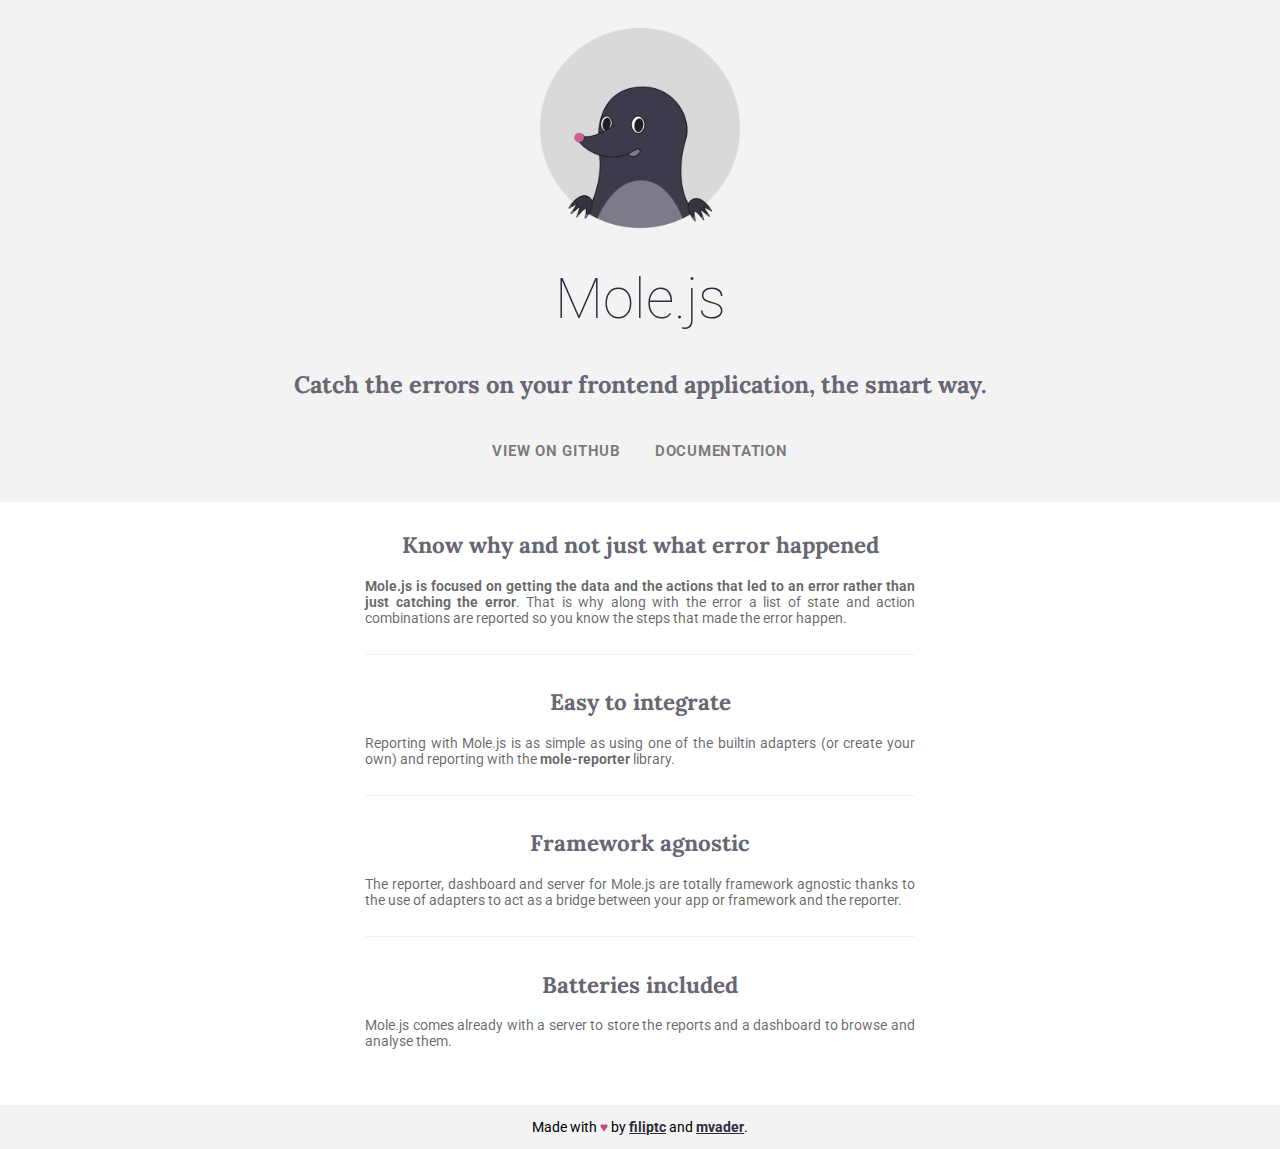
<file: index.html>
<!doctype html>
<html class="no-js" lang="en">
    <head>
        <meta charset="utf-8">
        <meta http-equiv="X-UA-Compatible" content="IE=edge,chrome=1">
        <title>Mole.js</title>
        <meta name="description" content="Catch the errors on your frontend application, the smart way.">
        <meta name="viewport" content="width=device-width, initial-scale=1">
        <link rel="shortcut icon" href="img/mole.png">

        <link rel="stylesheet" href="css/normalize.min.css">
        <link href='https://fonts.googleapis.com/css?family=Lora:700' rel='stylesheet' type='text/css'>
        <link href='https://fonts.googleapis.com/css?family=Roboto:400,300,100' rel='stylesheet' type='text/css'>
        <link rel="stylesheet" href="css/style.css">

        <!--[if lt IE 9]>
        <script src="//html5shiv.googlecode.com/svn/trunk/html5.js"></script>        <![endif]-->
    </head>
    <body>
        <div class="wrap">
            <div class="header">
                <div class="logo"></div>
                <h1>Mole.js</h1>
                <p>Catch the errors on your frontend application, the smart way.</p>
                <nav>
                    <ul>
                        <li><a href="https://github.com/molejs" title="Mole.js GitHub">View on GitHub</a></li>
                        <li><a href="/docs/" title="Documentation">Documentation</a></li>
                    </ul>
                </nav>
            </div>

            <div class="content">
                <div class="features">
                    <div class="feature">
                        <h2>Know why and not just what error happened</h2>
                        <p><b>Mole.js is focused on getting the data and the actions that led to an error rather than just catching the error</b>. That is why along with the error a list of state and action combinations are reported so you know the steps that made the error happen.</p>
                    </div>

                    <div class="feature">
                        <h2>Easy to integrate</h2>
                        <p>Reporting with Mole.js is as simple as using one of the builtin adapters (or create your own) and reporting with the <b>mole-reporter</b> library.</p>
                    </div>

                    <div class="feature">
                        <h2>Framework agnostic</h2>
                        <p>The reporter, dashboard and server for Mole.js are totally framework agnostic thanks to the use of adapters to act as a bridge between your app or framework and the reporter.</p>
                    </div>

                    <div class="feature">
                        <h2>Batteries included</h2>
                        <p>Mole.js comes already with a server to store the reports and a dashboard to browse and analyse them.</p>
                    </div>
                </div>
            </div>
            
            <div class="footer">
                <div class="authors">Made with <span class="heart">&hearts;</span> by <a href="https://github.com/filiptc" title="Philip Thomas">filiptc</a> and <a href="https://github.com/mvader" title="Miguel Molina">mvader</a>.</div>
            </div>
        </div>
    </body>
</html>
</file>
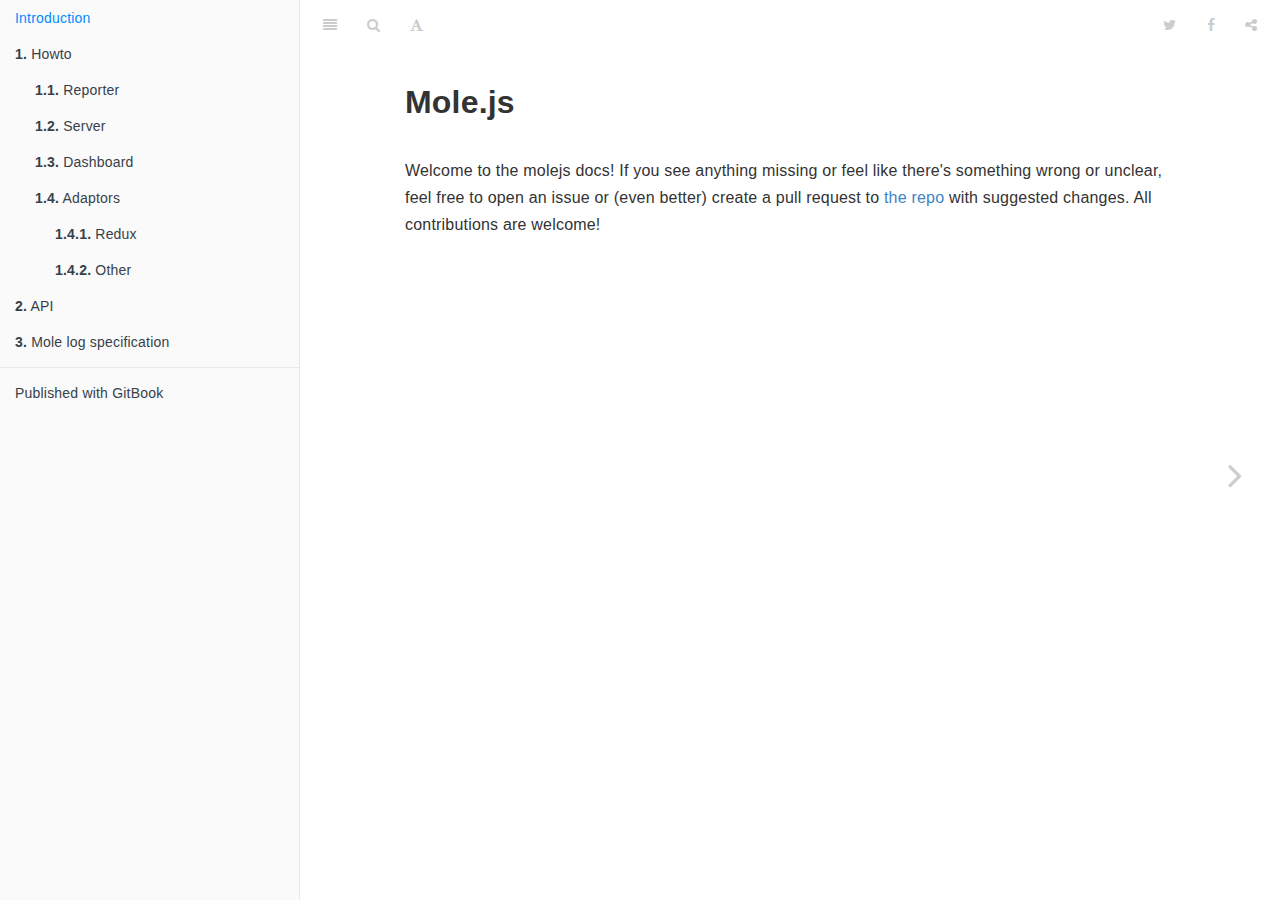
<file: docs/index.html>
<!DOCTYPE HTML>
<html lang="en" >
    
    <head>
        
        <meta charset="UTF-8">
        <meta http-equiv="X-UA-Compatible" content="IE=edge" />
        <title>Introduction | Mole.js</title>
        <meta content="text/html; charset=utf-8" http-equiv="Content-Type">
        <meta name="description" content="Welcome to the molejs docs! If you see anything missing or feel like there&#39;s something wrong orunclear, feel free to open an issue or (even better) create a pull request tothe repo with suggested changes. All contributions arewelcome!">
        <meta name="generator" content="GitBook 2.5.2">
        
        
        <meta name="HandheldFriendly" content="true"/>
        <meta name="viewport" content="width=device-width, initial-scale=1, user-scalable=no">
        <meta name="apple-mobile-web-app-capable" content="yes">
        <meta name="apple-mobile-web-app-status-bar-style" content="black">
        <link rel="apple-touch-icon-precomposed" sizes="152x152" href="gitbook/images/apple-touch-icon-precomposed-152.png">
        <link rel="shortcut icon" href="gitbook/images/favicon.ico" type="image/x-icon">
        
    <link rel="stylesheet" href="gitbook/style.css">
    
        
        <link rel="stylesheet" href="gitbook/plugins/gitbook-plugin-highlight/website.css">
        
    
        
        <link rel="stylesheet" href="gitbook/plugins/gitbook-plugin-search/search.css">
        
    
        
        <link rel="stylesheet" href="gitbook/plugins/gitbook-plugin-fontsettings/website.css">
        
    
    

        
    
    
    <link rel="next" href="./howto/index.html" />
    
    

        
    </head>
    <body>
        
        
    <div class="book" data-level="0" data-chapter-title="Introduction" data-filepath="README.md" data-basepath="." data-revision="Fri Nov 20 2015 16:34:01 GMT+0100 (CET)">
    

<div class="book-summary">
    <nav role="navigation">
        <ul class="summary">
            
            
            
            

            

            
    
        <li class="chapter active" data-level="0" data-path="index.html">
            
                
                    <a href="./index.html">
                
                        <i class="fa fa-check"></i>
                        
                        Introduction
                    </a>
            
            
        </li>
    
        <li class="chapter " data-level="1" data-path="howto/index.html">
            
                
                    <a href="./howto/index.html">
                
                        <i class="fa fa-check"></i>
                        
                            <b>1.</b>
                        
                        Howto
                    </a>
            
            
            <ul class="articles">
                
    
        <li class="chapter " data-level="1.1" data-path="howto/reporter/index.html">
            
                
                    <a href="./howto/reporter/index.html">
                
                        <i class="fa fa-check"></i>
                        
                            <b>1.1.</b>
                        
                        Reporter
                    </a>
            
            
        </li>
    
        <li class="chapter " data-level="1.2" data-path="howto/server/index.html">
            
                
                    <a href="./howto/server/index.html">
                
                        <i class="fa fa-check"></i>
                        
                            <b>1.2.</b>
                        
                        Server
                    </a>
            
            
        </li>
    
        <li class="chapter " data-level="1.3" data-path="howto/dashboard/index.html">
            
                
                    <a href="./howto/dashboard/index.html">
                
                        <i class="fa fa-check"></i>
                        
                            <b>1.3.</b>
                        
                        Dashboard
                    </a>
            
            
        </li>
    
        <li class="chapter " data-level="1.4" data-path="howto/adaptors/index.html">
            
                
                    <a href="./howto/adaptors/index.html">
                
                        <i class="fa fa-check"></i>
                        
                            <b>1.4.</b>
                        
                        Adaptors
                    </a>
            
            
            <ul class="articles">
                
    
        <li class="chapter " data-level="1.4.1" data-path="howto/adaptors/redux.html">
            
                
                    <a href="./howto/adaptors/redux.html">
                
                        <i class="fa fa-check"></i>
                        
                            <b>1.4.1.</b>
                        
                        Redux
                    </a>
            
            
        </li>
    
        <li class="chapter " data-level="1.4.2" data-path="howto/adaptors/other.html">
            
                
                    <a href="./howto/adaptors/other.html">
                
                        <i class="fa fa-check"></i>
                        
                            <b>1.4.2.</b>
                        
                        Other
                    </a>
            
            
        </li>
    

            </ul>
            
        </li>
    

            </ul>
            
        </li>
    
        <li class="chapter " data-level="2" data-path="api/index.html">
            
                
                    <a href="./api/index.html">
                
                        <i class="fa fa-check"></i>
                        
                            <b>2.</b>
                        
                        API
                    </a>
            
            
        </li>
    
        <li class="chapter " data-level="3" data-path="mole-log/index.html">
            
                
                    <a href="./mole-log/index.html">
                
                        <i class="fa fa-check"></i>
                        
                            <b>3.</b>
                        
                        Mole log specification
                    </a>
            
            
        </li>
    


            
            <li class="divider"></li>
            <li>
                <a href="https://www.gitbook.com" target="blank" class="gitbook-link">
                    Published with GitBook
                </a>
            </li>
            
        </ul>
    </nav>
</div>

    <div class="book-body">
        <div class="body-inner">
            <div class="book-header" role="navigation">
    <!-- Actions Left -->
    

    <!-- Title -->
    <h1>
        <i class="fa fa-circle-o-notch fa-spin"></i>
        <a href="./" >Mole.js</a>
    </h1>
</div>

            <div class="page-wrapper" tabindex="-1" role="main">
                <div class="page-inner">
                
                
                    <section class="normal" id="section-">
                    
                        <h1 id="molejs">Mole.js</h1>
<p>Welcome to the molejs docs! If you see anything missing or feel like there&apos;s something wrong or
unclear, feel free to open an issue or (even better) create a pull request to
<a href="http://github.com/molejs/molejs.github.io" target="_blank">the repo</a> with suggested changes. All contributions are
welcome!</p>

                    
                    </section>
                
                
                </div>
            </div>
        </div>

        
        
        <a href="./howto/index.html" class="navigation navigation-next navigation-unique" aria-label="Next page: Howto"><i class="fa fa-angle-right"></i></a>
        
    </div>
</div>

        
<script src="gitbook/app.js"></script>

    
    <script src="gitbook/plugins/gitbook-plugin-search/lunr.min.js"></script>
    

    
    <script src="gitbook/plugins/gitbook-plugin-search/search.js"></script>
    

    
    <script src="gitbook/plugins/gitbook-plugin-sharing/buttons.js"></script>
    

    
    <script src="gitbook/plugins/gitbook-plugin-fontsettings/buttons.js"></script>
    

<script>
require(["gitbook"], function(gitbook) {
    var config = {"highlight":{},"search":{},"sharing":{"facebook":true,"twitter":true,"google":false,"weibo":false,"instapaper":false,"vk":false,"all":["facebook","google","twitter","weibo","instapaper"]},"fontsettings":{"theme":"white","family":"sans","size":2}};
    gitbook.start(config);
});
</script>

        
    </body>
    
</html>
</file>
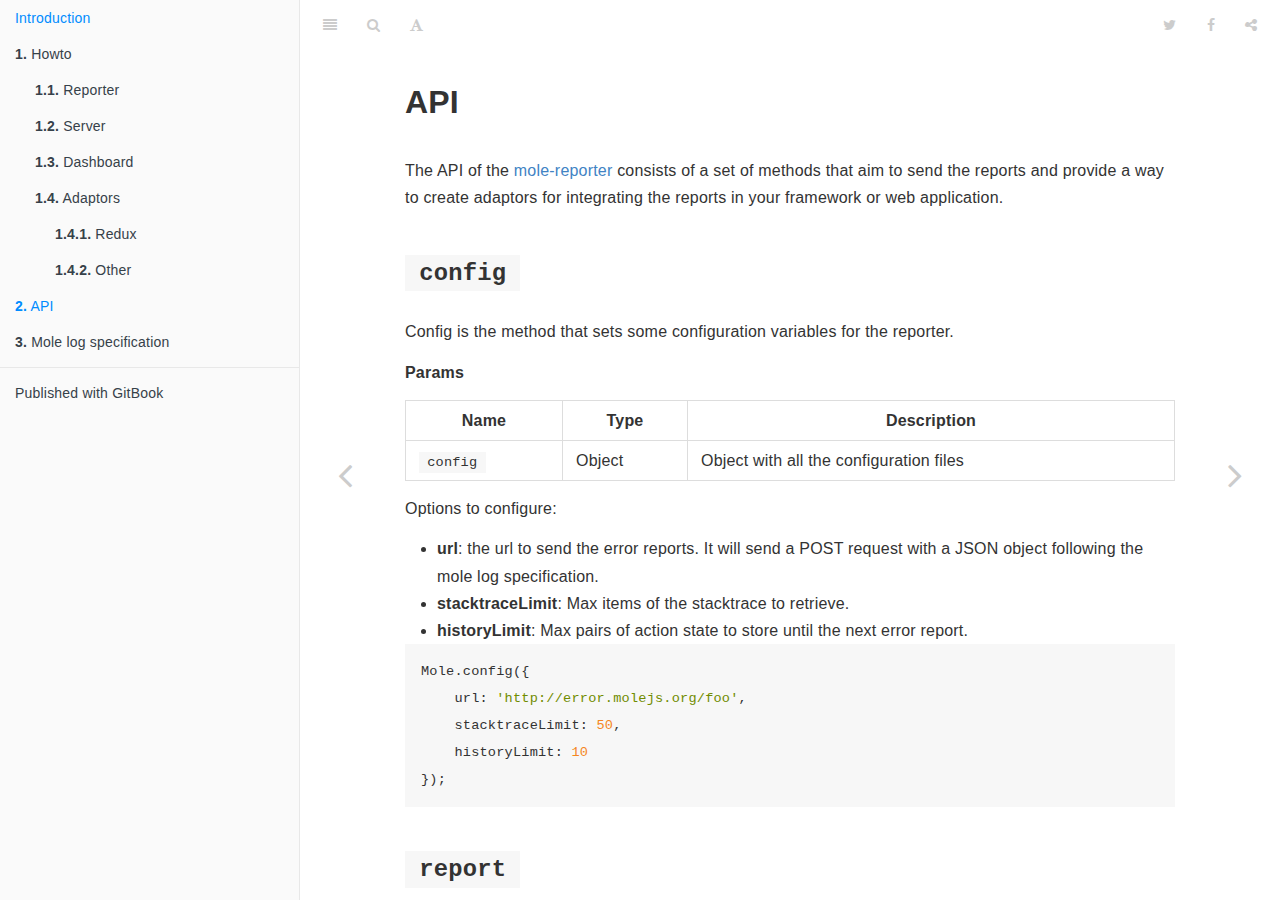
<file: docs/api/index.html>
<!DOCTYPE HTML>
<html lang="en" >
    
    <head>
        
        <meta charset="UTF-8">
        <meta http-equiv="X-UA-Compatible" content="IE=edge" />
        <title>API | Mole.js</title>
        <meta content="text/html; charset=utf-8" http-equiv="Content-Type">
        <meta name="description" content="">
        <meta name="generator" content="GitBook 2.5.2">
        
        
        <meta name="HandheldFriendly" content="true"/>
        <meta name="viewport" content="width=device-width, initial-scale=1, user-scalable=no">
        <meta name="apple-mobile-web-app-capable" content="yes">
        <meta name="apple-mobile-web-app-status-bar-style" content="black">
        <link rel="apple-touch-icon-precomposed" sizes="152x152" href="../gitbook/images/apple-touch-icon-precomposed-152.png">
        <link rel="shortcut icon" href="../gitbook/images/favicon.ico" type="image/x-icon">
        
    <link rel="stylesheet" href="../gitbook/style.css">
    
        
        <link rel="stylesheet" href="../gitbook/plugins/gitbook-plugin-highlight/website.css">
        
    
        
        <link rel="stylesheet" href="../gitbook/plugins/gitbook-plugin-search/search.css">
        
    
        
        <link rel="stylesheet" href="../gitbook/plugins/gitbook-plugin-fontsettings/website.css">
        
    
    

        
    
    
    <link rel="next" href="../mole-log/index.html" />
    
    
    <link rel="prev" href="../howto/adaptors/other.html" />
    

        
    </head>
    <body>
        
        
    <div class="book" data-level="2" data-chapter-title="API" data-filepath="api/README.md" data-basepath=".." data-revision="Fri Nov 20 2015 16:34:01 GMT+0100 (CET)">
    

<div class="book-summary">
    <nav role="navigation">
        <ul class="summary">
            
            
            
            

            

            
    
        <li class="chapter " data-level="0" data-path="index.html">
            
                
                    <a href="../index.html">
                
                        <i class="fa fa-check"></i>
                        
                        Introduction
                    </a>
            
            
        </li>
    
        <li class="chapter " data-level="1" data-path="howto/index.html">
            
                
                    <a href="../howto/index.html">
                
                        <i class="fa fa-check"></i>
                        
                            <b>1.</b>
                        
                        Howto
                    </a>
            
            
            <ul class="articles">
                
    
        <li class="chapter " data-level="1.1" data-path="howto/reporter/index.html">
            
                
                    <a href="../howto/reporter/index.html">
                
                        <i class="fa fa-check"></i>
                        
                            <b>1.1.</b>
                        
                        Reporter
                    </a>
            
            
        </li>
    
        <li class="chapter " data-level="1.2" data-path="howto/server/index.html">
            
                
                    <a href="../howto/server/index.html">
                
                        <i class="fa fa-check"></i>
                        
                            <b>1.2.</b>
                        
                        Server
                    </a>
            
            
        </li>
    
        <li class="chapter " data-level="1.3" data-path="howto/dashboard/index.html">
            
                
                    <a href="../howto/dashboard/index.html">
                
                        <i class="fa fa-check"></i>
                        
                            <b>1.3.</b>
                        
                        Dashboard
                    </a>
            
            
        </li>
    
        <li class="chapter " data-level="1.4" data-path="howto/adaptors/index.html">
            
                
                    <a href="../howto/adaptors/index.html">
                
                        <i class="fa fa-check"></i>
                        
                            <b>1.4.</b>
                        
                        Adaptors
                    </a>
            
            
            <ul class="articles">
                
    
        <li class="chapter " data-level="1.4.1" data-path="howto/adaptors/redux.html">
            
                
                    <a href="../howto/adaptors/redux.html">
                
                        <i class="fa fa-check"></i>
                        
                            <b>1.4.1.</b>
                        
                        Redux
                    </a>
            
            
        </li>
    
        <li class="chapter " data-level="1.4.2" data-path="howto/adaptors/other.html">
            
                
                    <a href="../howto/adaptors/other.html">
                
                        <i class="fa fa-check"></i>
                        
                            <b>1.4.2.</b>
                        
                        Other
                    </a>
            
            
        </li>
    

            </ul>
            
        </li>
    

            </ul>
            
        </li>
    
        <li class="chapter active" data-level="2" data-path="api/index.html">
            
                
                    <a href="../api/index.html">
                
                        <i class="fa fa-check"></i>
                        
                            <b>2.</b>
                        
                        API
                    </a>
            
            
        </li>
    
        <li class="chapter " data-level="3" data-path="mole-log/index.html">
            
                
                    <a href="../mole-log/index.html">
                
                        <i class="fa fa-check"></i>
                        
                            <b>3.</b>
                        
                        Mole log specification
                    </a>
            
            
        </li>
    


            
            <li class="divider"></li>
            <li>
                <a href="https://www.gitbook.com" target="blank" class="gitbook-link">
                    Published with GitBook
                </a>
            </li>
            
        </ul>
    </nav>
</div>

    <div class="book-body">
        <div class="body-inner">
            <div class="book-header" role="navigation">
    <!-- Actions Left -->
    

    <!-- Title -->
    <h1>
        <i class="fa fa-circle-o-notch fa-spin"></i>
        <a href="../" >Mole.js</a>
    </h1>
</div>

            <div class="page-wrapper" tabindex="-1" role="main">
                <div class="page-inner">
                
                
                    <section class="normal" id="section-">
                    
                        <h1 id="api">API</h1>
<p>The API of the <a href="https://github.com/molejs/mole-reporter" target="_blank">mole-reporter</a> consists of a set of methods that aim to send the reports and provide a way to create adaptors for integrating the reports in your framework or web application.</p>
<h2 id="config"><code>config</code></h2>
<p>Config is the method that sets some configuration variables for the reporter.</p>
<p><strong>Params</strong></p>
<table>
<thead>
<tr>
<th>Name</th>
<th>Type</th>
<th>Description</th>
</tr>
</thead>
<tbody>
<tr>
<td><code>config</code></td>
<td>Object</td>
<td>Object with all the configuration files</td>
</tr>
</tbody>
</table>
<p>Options to configure:</p>
<ul>
<li><strong>url</strong>: the url to send the error reports. It will send a POST request with a JSON object following the mole log specification.</li>
<li><strong>stacktraceLimit</strong>: Max items of the stacktrace to retrieve.</li>
<li><strong>historyLimit</strong>: Max pairs of action state to store until the next error report.</li>
</ul>
<pre><code class="lang-javascript">Mole.config({
    url: <span class="hljs-string">&apos;http://error.molejs.org/foo&apos;</span>,
    stacktraceLimit: <span class="hljs-number">50</span>,
    historyLimit: <span class="hljs-number">10</span>
});
</code></pre>
<h2 id="report"><code>report</code></h2>
<p>Report receives an error and reports it to the URL specified in the config. It gathers the last pairs of actions and states and sends them along with the error.</p>
<p><strong>Params</strong></p>
<table>
<thead>
<tr>
<th>Name</th>
<th>Type</th>
<th>Description</th>
</tr>
</thead>
<tbody>
<tr>
<td><code>error</code></td>
<td>Error object</td>
<td>The error that is going to be reported</td>
</tr>
</tbody>
</table>
<pre><code class="lang-javascript"><span class="hljs-keyword">try</span> {
        errorCausingFunc();
} <span class="hljs-keyword">catch</span> (err) {
        Mole.report(err);
}
</code></pre>
<h2 id="registeractionstate"><code>registerActionState</code></h2>
<p>Registers a pair of action and state on the stack of pairs.</p>
<p><strong>Params</strong></p>
<table>
<thead>
<tr>
<th>Name</th>
<th>Type</th>
<th>Description</th>
</tr>
</thead>
<tbody>
<tr>
<td><code>action</code></td>
<td>Object</td>
<td>Action that happened</td>
</tr>
<tr>
<td><code>state</code></td>
<td>Object</td>
<td>Current status at the moment</td>
</tr>
</tbody>
</table>
<pre><code class="lang-javascript">Mole.registerActionState({action: <span class="hljs-number">1</span>}, {state: <span class="hljs-number">1</span>});
</code></pre>

                    
                    </section>
                
                
                </div>
            </div>
        </div>

        
        <a href="../howto/adaptors/other.html" class="navigation navigation-prev " aria-label="Previous page: Other"><i class="fa fa-angle-left"></i></a>
        
        
        <a href="../mole-log/index.html" class="navigation navigation-next " aria-label="Next page: Mole log specification"><i class="fa fa-angle-right"></i></a>
        
    </div>
</div>

        
<script src="../gitbook/app.js"></script>

    
    <script src="../gitbook/plugins/gitbook-plugin-search/lunr.min.js"></script>
    

    
    <script src="../gitbook/plugins/gitbook-plugin-search/search.js"></script>
    

    
    <script src="../gitbook/plugins/gitbook-plugin-sharing/buttons.js"></script>
    

    
    <script src="../gitbook/plugins/gitbook-plugin-fontsettings/buttons.js"></script>
    

<script>
require(["gitbook"], function(gitbook) {
    var config = {"highlight":{},"search":{},"sharing":{"facebook":true,"twitter":true,"google":false,"weibo":false,"instapaper":false,"vk":false,"all":["facebook","google","twitter","weibo","instapaper"]},"fontsettings":{"theme":"white","family":"sans","size":2}};
    gitbook.start(config);
});
</script>

        
    </body>
    
</html>
</file>
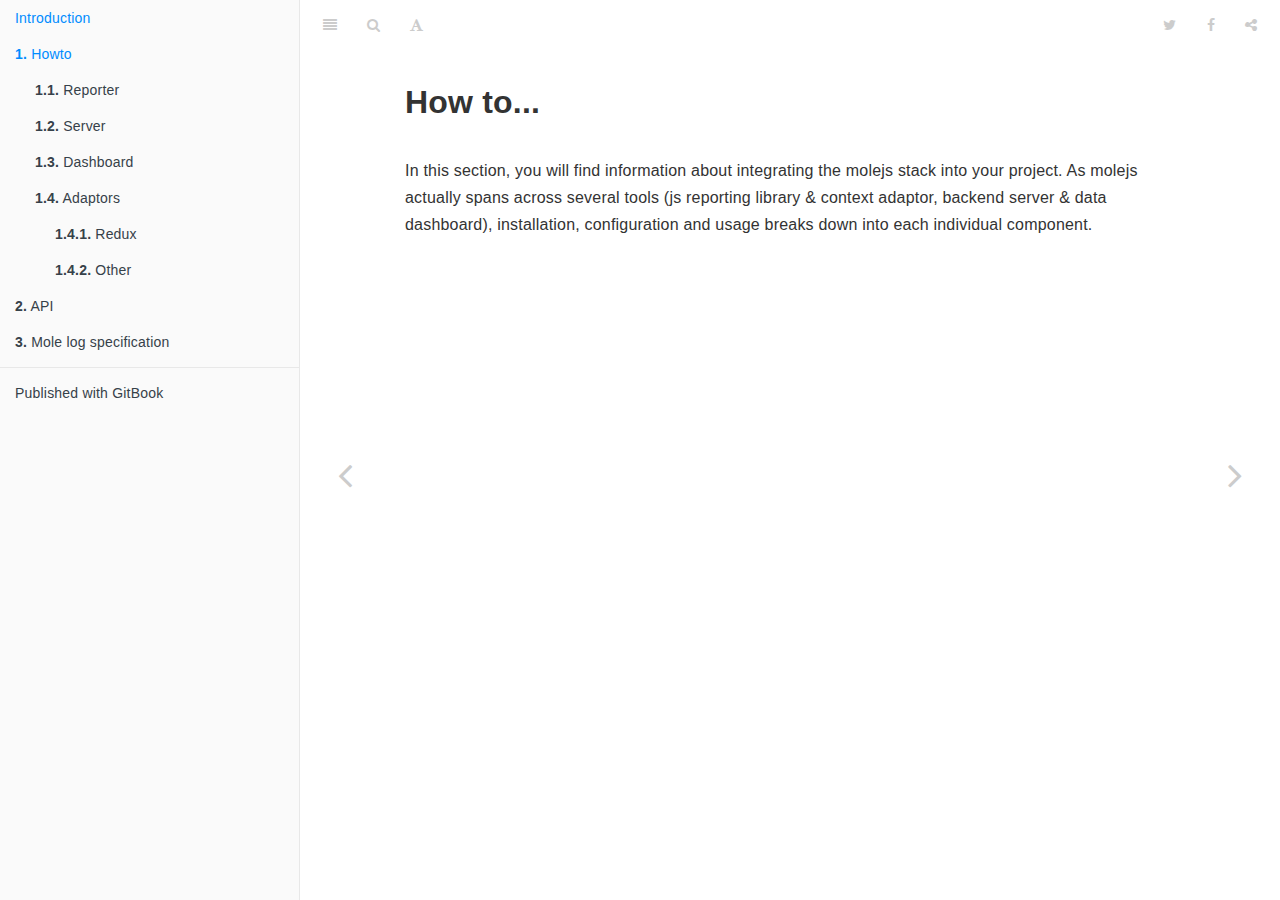
<file: docs/howto/index.html>
<!DOCTYPE HTML>
<html lang="en" >
    
    <head>
        
        <meta charset="UTF-8">
        <meta http-equiv="X-UA-Compatible" content="IE=edge" />
        <title>Howto | Mole.js</title>
        <meta content="text/html; charset=utf-8" http-equiv="Content-Type">
        <meta name="description" content="">
        <meta name="generator" content="GitBook 2.5.2">
        
        
        <meta name="HandheldFriendly" content="true"/>
        <meta name="viewport" content="width=device-width, initial-scale=1, user-scalable=no">
        <meta name="apple-mobile-web-app-capable" content="yes">
        <meta name="apple-mobile-web-app-status-bar-style" content="black">
        <link rel="apple-touch-icon-precomposed" sizes="152x152" href="../gitbook/images/apple-touch-icon-precomposed-152.png">
        <link rel="shortcut icon" href="../gitbook/images/favicon.ico" type="image/x-icon">
        
    <link rel="stylesheet" href="../gitbook/style.css">
    
        
        <link rel="stylesheet" href="../gitbook/plugins/gitbook-plugin-highlight/website.css">
        
    
        
        <link rel="stylesheet" href="../gitbook/plugins/gitbook-plugin-search/search.css">
        
    
        
        <link rel="stylesheet" href="../gitbook/plugins/gitbook-plugin-fontsettings/website.css">
        
    
    

        
    
    
    <link rel="next" href="../howto/reporter/index.html" />
    
    
    <link rel="prev" href="../index.html" />
    

        
    </head>
    <body>
        
        
    <div class="book" data-level="1" data-chapter-title="Howto" data-filepath="howto/README.md" data-basepath=".." data-revision="Fri Nov 20 2015 16:34:01 GMT+0100 (CET)">
    

<div class="book-summary">
    <nav role="navigation">
        <ul class="summary">
            
            
            
            

            

            
    
        <li class="chapter " data-level="0" data-path="index.html">
            
                
                    <a href="../index.html">
                
                        <i class="fa fa-check"></i>
                        
                        Introduction
                    </a>
            
            
        </li>
    
        <li class="chapter active" data-level="1" data-path="howto/index.html">
            
                
                    <a href="../howto/index.html">
                
                        <i class="fa fa-check"></i>
                        
                            <b>1.</b>
                        
                        Howto
                    </a>
            
            
            <ul class="articles">
                
    
        <li class="chapter " data-level="1.1" data-path="howto/reporter/index.html">
            
                
                    <a href="../howto/reporter/index.html">
                
                        <i class="fa fa-check"></i>
                        
                            <b>1.1.</b>
                        
                        Reporter
                    </a>
            
            
        </li>
    
        <li class="chapter " data-level="1.2" data-path="howto/server/index.html">
            
                
                    <a href="../howto/server/index.html">
                
                        <i class="fa fa-check"></i>
                        
                            <b>1.2.</b>
                        
                        Server
                    </a>
            
            
        </li>
    
        <li class="chapter " data-level="1.3" data-path="howto/dashboard/index.html">
            
                
                    <a href="../howto/dashboard/index.html">
                
                        <i class="fa fa-check"></i>
                        
                            <b>1.3.</b>
                        
                        Dashboard
                    </a>
            
            
        </li>
    
        <li class="chapter " data-level="1.4" data-path="howto/adaptors/index.html">
            
                
                    <a href="../howto/adaptors/index.html">
                
                        <i class="fa fa-check"></i>
                        
                            <b>1.4.</b>
                        
                        Adaptors
                    </a>
            
            
            <ul class="articles">
                
    
        <li class="chapter " data-level="1.4.1" data-path="howto/adaptors/redux.html">
            
                
                    <a href="../howto/adaptors/redux.html">
                
                        <i class="fa fa-check"></i>
                        
                            <b>1.4.1.</b>
                        
                        Redux
                    </a>
            
            
        </li>
    
        <li class="chapter " data-level="1.4.2" data-path="howto/adaptors/other.html">
            
                
                    <a href="../howto/adaptors/other.html">
                
                        <i class="fa fa-check"></i>
                        
                            <b>1.4.2.</b>
                        
                        Other
                    </a>
            
            
        </li>
    

            </ul>
            
        </li>
    

            </ul>
            
        </li>
    
        <li class="chapter " data-level="2" data-path="api/index.html">
            
                
                    <a href="../api/index.html">
                
                        <i class="fa fa-check"></i>
                        
                            <b>2.</b>
                        
                        API
                    </a>
            
            
        </li>
    
        <li class="chapter " data-level="3" data-path="mole-log/index.html">
            
                
                    <a href="../mole-log/index.html">
                
                        <i class="fa fa-check"></i>
                        
                            <b>3.</b>
                        
                        Mole log specification
                    </a>
            
            
        </li>
    


            
            <li class="divider"></li>
            <li>
                <a href="https://www.gitbook.com" target="blank" class="gitbook-link">
                    Published with GitBook
                </a>
            </li>
            
        </ul>
    </nav>
</div>

    <div class="book-body">
        <div class="body-inner">
            <div class="book-header" role="navigation">
    <!-- Actions Left -->
    

    <!-- Title -->
    <h1>
        <i class="fa fa-circle-o-notch fa-spin"></i>
        <a href="../" >Mole.js</a>
    </h1>
</div>

            <div class="page-wrapper" tabindex="-1" role="main">
                <div class="page-inner">
                
                
                    <section class="normal" id="section-">
                    
                        <h1 id="how-to">How to...</h1>
<p>In this section, you will find information about integrating the molejs stack into your project.
As molejs actually spans across several tools (js reporting library &amp; context adaptor, backend
server &amp; data dashboard), installation, configuration and usage breaks down into each individual
component.</p>

                    
                    </section>
                
                
                </div>
            </div>
        </div>

        
        <a href="../index.html" class="navigation navigation-prev " aria-label="Previous page: Introduction"><i class="fa fa-angle-left"></i></a>
        
        
        <a href="../howto/reporter/index.html" class="navigation navigation-next " aria-label="Next page: Reporter"><i class="fa fa-angle-right"></i></a>
        
    </div>
</div>

        
<script src="../gitbook/app.js"></script>

    
    <script src="../gitbook/plugins/gitbook-plugin-search/lunr.min.js"></script>
    

    
    <script src="../gitbook/plugins/gitbook-plugin-search/search.js"></script>
    

    
    <script src="../gitbook/plugins/gitbook-plugin-sharing/buttons.js"></script>
    

    
    <script src="../gitbook/plugins/gitbook-plugin-fontsettings/buttons.js"></script>
    

<script>
require(["gitbook"], function(gitbook) {
    var config = {"highlight":{},"search":{},"sharing":{"facebook":true,"twitter":true,"google":false,"weibo":false,"instapaper":false,"vk":false,"all":["facebook","google","twitter","weibo","instapaper"]},"fontsettings":{"theme":"white","family":"sans","size":2}};
    gitbook.start(config);
});
</script>

        
    </body>
    
</html>
</file>
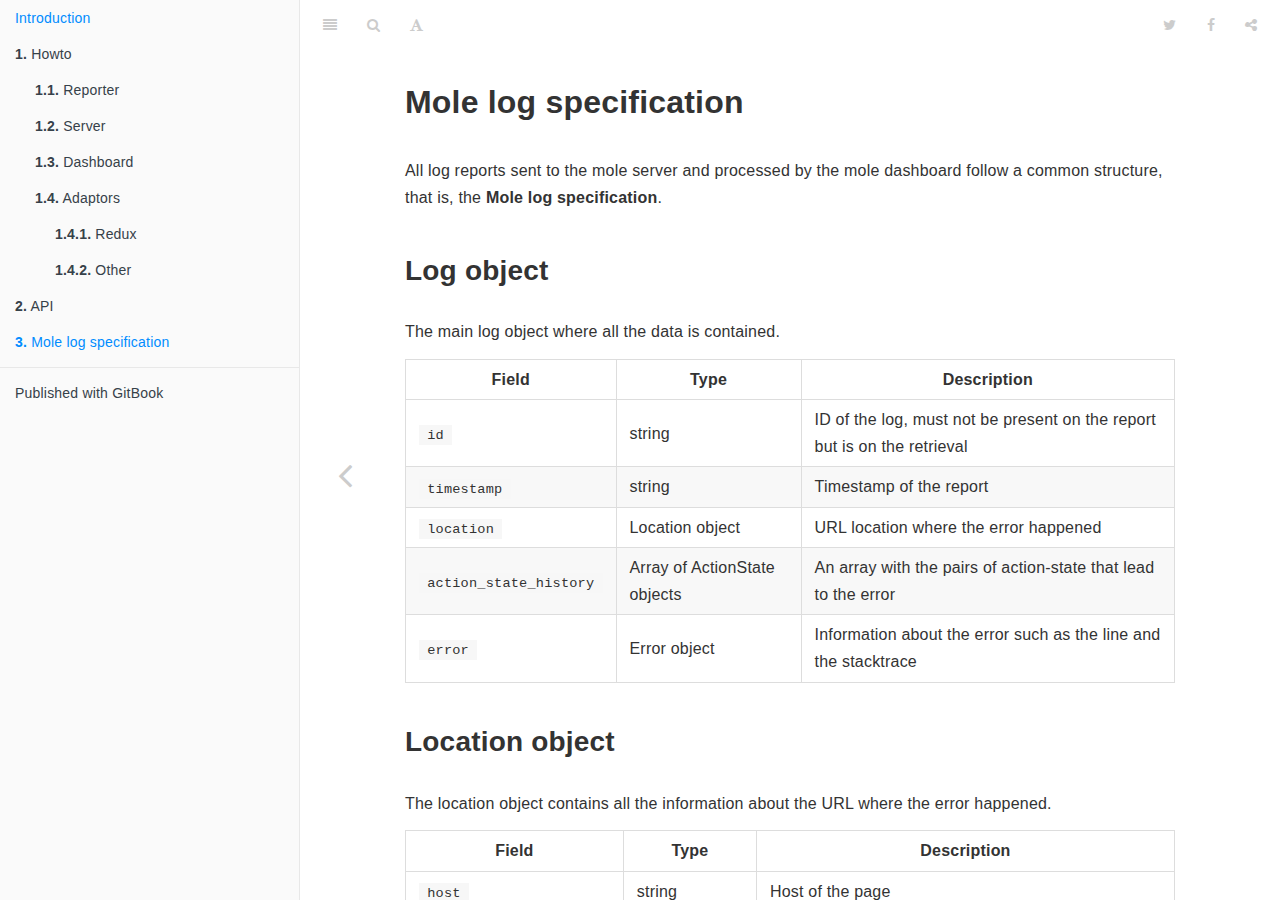
<file: docs/mole-log/index.html>
<!DOCTYPE HTML>
<html lang="en" >
    
    <head>
        
        <meta charset="UTF-8">
        <meta http-equiv="X-UA-Compatible" content="IE=edge" />
        <title>Mole log specification | Mole.js</title>
        <meta content="text/html; charset=utf-8" http-equiv="Content-Type">
        <meta name="description" content="">
        <meta name="generator" content="GitBook 2.5.2">
        
        
        <meta name="HandheldFriendly" content="true"/>
        <meta name="viewport" content="width=device-width, initial-scale=1, user-scalable=no">
        <meta name="apple-mobile-web-app-capable" content="yes">
        <meta name="apple-mobile-web-app-status-bar-style" content="black">
        <link rel="apple-touch-icon-precomposed" sizes="152x152" href="../gitbook/images/apple-touch-icon-precomposed-152.png">
        <link rel="shortcut icon" href="../gitbook/images/favicon.ico" type="image/x-icon">
        
    <link rel="stylesheet" href="../gitbook/style.css">
    
        
        <link rel="stylesheet" href="../gitbook/plugins/gitbook-plugin-highlight/website.css">
        
    
        
        <link rel="stylesheet" href="../gitbook/plugins/gitbook-plugin-search/search.css">
        
    
        
        <link rel="stylesheet" href="../gitbook/plugins/gitbook-plugin-fontsettings/website.css">
        
    
    

        
    
    
    
    <link rel="prev" href="../api/index.html" />
    

        
    </head>
    <body>
        
        
    <div class="book" data-level="3" data-chapter-title="Mole log specification" data-filepath="mole-log/README.md" data-basepath=".." data-revision="Fri Nov 20 2015 16:34:01 GMT+0100 (CET)">
    

<div class="book-summary">
    <nav role="navigation">
        <ul class="summary">
            
            
            
            

            

            
    
        <li class="chapter " data-level="0" data-path="index.html">
            
                
                    <a href="../index.html">
                
                        <i class="fa fa-check"></i>
                        
                        Introduction
                    </a>
            
            
        </li>
    
        <li class="chapter " data-level="1" data-path="howto/index.html">
            
                
                    <a href="../howto/index.html">
                
                        <i class="fa fa-check"></i>
                        
                            <b>1.</b>
                        
                        Howto
                    </a>
            
            
            <ul class="articles">
                
    
        <li class="chapter " data-level="1.1" data-path="howto/reporter/index.html">
            
                
                    <a href="../howto/reporter/index.html">
                
                        <i class="fa fa-check"></i>
                        
                            <b>1.1.</b>
                        
                        Reporter
                    </a>
            
            
        </li>
    
        <li class="chapter " data-level="1.2" data-path="howto/server/index.html">
            
                
                    <a href="../howto/server/index.html">
                
                        <i class="fa fa-check"></i>
                        
                            <b>1.2.</b>
                        
                        Server
                    </a>
            
            
        </li>
    
        <li class="chapter " data-level="1.3" data-path="howto/dashboard/index.html">
            
                
                    <a href="../howto/dashboard/index.html">
                
                        <i class="fa fa-check"></i>
                        
                            <b>1.3.</b>
                        
                        Dashboard
                    </a>
            
            
        </li>
    
        <li class="chapter " data-level="1.4" data-path="howto/adaptors/index.html">
            
                
                    <a href="../howto/adaptors/index.html">
                
                        <i class="fa fa-check"></i>
                        
                            <b>1.4.</b>
                        
                        Adaptors
                    </a>
            
            
            <ul class="articles">
                
    
        <li class="chapter " data-level="1.4.1" data-path="howto/adaptors/redux.html">
            
                
                    <a href="../howto/adaptors/redux.html">
                
                        <i class="fa fa-check"></i>
                        
                            <b>1.4.1.</b>
                        
                        Redux
                    </a>
            
            
        </li>
    
        <li class="chapter " data-level="1.4.2" data-path="howto/adaptors/other.html">
            
                
                    <a href="../howto/adaptors/other.html">
                
                        <i class="fa fa-check"></i>
                        
                            <b>1.4.2.</b>
                        
                        Other
                    </a>
            
            
        </li>
    

            </ul>
            
        </li>
    

            </ul>
            
        </li>
    
        <li class="chapter " data-level="2" data-path="api/index.html">
            
                
                    <a href="../api/index.html">
                
                        <i class="fa fa-check"></i>
                        
                            <b>2.</b>
                        
                        API
                    </a>
            
            
        </li>
    
        <li class="chapter active" data-level="3" data-path="mole-log/index.html">
            
                
                    <a href="../mole-log/index.html">
                
                        <i class="fa fa-check"></i>
                        
                            <b>3.</b>
                        
                        Mole log specification
                    </a>
            
            
        </li>
    


            
            <li class="divider"></li>
            <li>
                <a href="https://www.gitbook.com" target="blank" class="gitbook-link">
                    Published with GitBook
                </a>
            </li>
            
        </ul>
    </nav>
</div>

    <div class="book-body">
        <div class="body-inner">
            <div class="book-header" role="navigation">
    <!-- Actions Left -->
    

    <!-- Title -->
    <h1>
        <i class="fa fa-circle-o-notch fa-spin"></i>
        <a href="../" >Mole.js</a>
    </h1>
</div>

            <div class="page-wrapper" tabindex="-1" role="main">
                <div class="page-inner">
                
                
                    <section class="normal" id="section-">
                    
                        <h1 id="mole-log-specification">Mole log specification</h1>
<p>All log reports sent to the mole server and processed by the mole dashboard follow a common structure, that is, the <strong>Mole log specification</strong>.</p>
<h2 id="log-object">Log object</h2>
<p>The main log object where all the data is contained.</p>
<table>
<thead>
<tr>
<th>Field</th>
<th>Type</th>
<th>Description</th>
</tr>
</thead>
<tbody>
<tr>
<td><code>id</code></td>
<td>string</td>
<td>ID of the log, must not be present on the report but is on the retrieval</td>
</tr>
<tr>
<td><code>timestamp</code></td>
<td>string</td>
<td>Timestamp of the report</td>
</tr>
<tr>
<td><code>location</code></td>
<td>Location object</td>
<td>URL location where the error happened</td>
</tr>
<tr>
<td><code>action_state_history</code></td>
<td>Array of ActionState objects</td>
<td>An array with the pairs of action-state that lead to the error</td>
</tr>
<tr>
<td><code>error</code></td>
<td>Error object</td>
<td>Information about the error such as the line and the stacktrace</td>
</tr>
</tbody>
</table>
<h2 id="location-object">Location object</h2>
<p>The location object contains all the information about the URL where the error happened.</p>
<table>
<thead>
<tr>
<th>Field</th>
<th>Type</th>
<th>Description</th>
</tr>
</thead>
<tbody>
<tr>
<td><code>host</code></td>
<td>string</td>
<td>Host of the page</td>
</tr>
<tr>
<td><code>href</code></td>
<td>string</td>
<td>Full URL of the page</td>
</tr>
<tr>
<td><code>hash</code></td>
<td>string</td>
<td>Hash of the page</td>
</tr>
<tr>
<td><code>pathname</code></td>
<td>string</td>
<td>Path name of the page</td>
</tr>
<tr>
<td><code>port</code></td>
<td>string</td>
<td>Port of the page</td>
</tr>
<tr>
<td><code>protocol</code></td>
<td>string</td>
<td>Protocol of the page</td>
</tr>
<tr>
<td><code>search</code></td>
<td>string</td>
<td>Search query of the page</td>
</tr>
</tbody>
</table>
<h2 id="error-object">Error object</h2>
<p>The error object contains all the data of the error, which is the message and the stacktrace.</p>
<table>
<thead>
<tr>
<th>Field</th>
<th>Type</th>
<th>Description </th>
</tr>
</thead>
<tbody>
<tr>
<td><code>message</code></td>
<td>string</td>
<td>Message of the error</td>
</tr>
<tr>
<td><code>stacktrace</code></td>
<td>Array of StackTrace objects</td>
<td>Stacktrace of the error</td>
</tr>
</tbody>
</table>
<h2 id="stacktrace-object">Stacktrace object</h2>
<p>The stacktrace object contains all the data of a stacktrace line.</p>
<table>
<thead>
<tr>
<th>Field</th>
<th>Type</th>
<th>Description</th>
</tr>
</thead>
<tbody>
<tr>
<td><code>function</code></td>
<td>string</td>
<td>Function of the stacktrace line</td>
</tr>
<tr>
<td><code>file</code></td>
<td>string</td>
<td>File of the stacktrace line</td>
</tr>
<tr>
<td><code>line</code></td>
<td>string</td>
<td>Line of the stacktrace line</td>
</tr>
<tr>
<td><code>column</code></td>
<td>string</td>
<td>Column of the stacktrace line</td>
</tr>
</tbody>
</table>
<h2 id="actionstate-object">ActionState object</h2>
<p>The ActionState object contains the pair of action and state.</p>
<table>
<thead>
<tr>
<th>Field</th>
<th>Type</th>
<th>Describe</th>
</tr>
</thead>
<tbody>
<tr>
<td><code>action</code></td>
<td>Arbitrary JSON Object</td>
<td>The action that happened in that entry</td>
</tr>
<tr>
<td><code>state</code></td>
<td>Arbitrary JSON Object</td>
<td>The state of the application at the moment the action happened</td>
</tr>
</tbody>
</table>
<h2 id="example-log">Example log</h2>
<pre><code class="lang-json">{
  <span class="hljs-string">&quot;id&quot;</span>: <span class="hljs-string">&quot;55bb692e19ff303084000004&quot;</span>,
  <span class="hljs-string">&quot;timestamp&quot;</span>: <span class="hljs-string">&quot;Fri Nov 20 2015 13:55:06 GMT+0100 (CET)&quot;</span>,
  <span class="hljs-string">&quot;location&quot;</span>: {
    <span class="hljs-string">&quot;host&quot;</span>: <span class="hljs-string">&quot;fake.molejs.org&quot;</span>,
    <span class="hljs-string">&quot;href&quot;</span>: <span class="hljs-string">&quot;http://fake.molejs.org/app&quot;</span>,
    <span class="hljs-string">&quot;hash&quot;</span>: <span class="hljs-string">&quot;&quot;</span>,
    <span class="hljs-string">&quot;pathname&quot;</span>: <span class="hljs-string">&quot;/app&quot;</span>,
    <span class="hljs-string">&quot;port&quot;</span>: <span class="hljs-string">&quot;&quot;</span>,
    <span class="hljs-string">&quot;protocol&quot;</span>: <span class="hljs-string">&quot;http:&quot;</span>,
    <span class="hljs-string">&quot;search&quot;</span>: <span class="hljs-string">&quot;&quot;</span>
  },
  <span class="hljs-string">&quot;error&quot;</span>: {
    <span class="hljs-string">&quot;message&quot;</span>: <span class="hljs-string">&quot;TypeError: undefined is not a function&quot;</span>,
    <span class="hljs-string">&quot;stacktrace&quot;</span>: [
      {
        <span class="hljs-string">&quot;function&quot;</span>: <span class="hljs-string">&quot;emit&quot;</span>,
        <span class="hljs-string">&quot;file&quot;</span>: <span class="hljs-string">&quot;events.js&quot;</span>,
        <span class="hljs-string">&quot;line&quot;</span>: <span class="hljs-string">&quot;107&quot;</span>,
        <span class="hljs-string">&quot;column&quot;</span>: <span class="hljs-string">&quot;17&quot;</span>
      },
      {
        <span class="hljs-string">&quot;function&quot;</span>: <span class="hljs-string">&quot;EventEmitter.&lt;anonymous&gt;&quot;</span>,
        <span class="hljs-string">&quot;file&quot;</span>: <span class="hljs-string">&quot;index.js&quot;</span>,
        <span class="hljs-string">&quot;line&quot;</span>: <span class="hljs-string">&quot;170&quot;</span>,
        <span class="hljs-string">&quot;column&quot;</span>: <span class="hljs-string">&quot;9&quot;</span>
      },
      {
        <span class="hljs-string">&quot;function&quot;</span>: <span class="hljs-string">&quot;EventEmitter.emit&quot;</span>,
        <span class="hljs-string">&quot;file&quot;</span>: <span class="hljs-string">&quot;events.js&quot;</span>,
        <span class="hljs-string">&quot;line&quot;</span>: <span class="hljs-string">&quot;107&quot;</span>,
        <span class="hljs-string">&quot;column&quot;</span>: <span class="hljs-string">&quot;17&quot;</span>
      },
      {
        <span class="hljs-string">&quot;function&quot;</span>: <span class="hljs-string">&quot;ClientRequest.&lt;anonymous&gt;&quot;</span>,
        <span class="hljs-string">&quot;file&quot;</span>: <span class="hljs-string">&quot;index.js&quot;</span>,
        <span class="hljs-string">&quot;line&quot;</span>: <span class="hljs-string">&quot;50&quot;</span>,
        <span class="hljs-string">&quot;column&quot;</span>: <span class="hljs-string">&quot;7&quot;</span>
      }
    ]
  },
  <span class="hljs-string">&quot;action_state_history&quot;</span>: [
    {
      <span class="hljs-string">&quot;action&quot;</span>: {
        <span class="hljs-string">&quot;type&quot;</span>: <span class="hljs-string">&quot;OPEN_PRODUCT&quot;</span>,
        <span class="hljs-string">&quot;product&quot;</span>: <span class="hljs-number">45</span>,
      },
      <span class="hljs-string">&quot;state&quot;</span>: {

      }
    },
    {
      <span class="hljs-string">&quot;action&quot;</span>: {
        <span class="hljs-string">&quot;type&quot;</span>: <span class="hljs-string">&quot;LOAD_PRODUCT&quot;</span>,
        <span class="hljs-string">&quot;product&quot;</span>: <span class="hljs-number">45</span>
      },
      <span class="hljs-string">&quot;state&quot;</span>: {
        <span class="hljs-string">&quot;currentProduct&quot;</span>: <span class="hljs-number">45</span>
      }
    },
    {
      <span class="hljs-string">&quot;action&quot;</span>: {
        <span class="hljs-string">&quot;type&quot;</span>: <span class="hljs-string">&quot;PRODUCT_LOADED&quot;</span>
      },
      <span class="hljs-string">&quot;state&quot;</span>: {
        <span class="hljs-string">&quot;currentProduct&quot;</span>: <span class="hljs-number">45</span>,
        <span class="hljs-string">&quot;loading&quot;</span>: <span class="hljs-literal">true</span>,
      }
    },
    {
      <span class="hljs-string">&quot;action&quot;</span>: {
        <span class="hljs-string">&quot;type&quot;</span>: <span class="hljs-string">&quot;DISPLAY_PRODUCT&quot;</span>
      },
      <span class="hljs-string">&quot;state&quot;</span>: {
        <span class="hljs-string">&quot;currentProduct&quot;</span>: <span class="hljs-number">45</span>,
        <span class="hljs-string">&quot;product&quot;</span>: {
          <span class="hljs-string">&quot;id&quot;</span>: <span class="hljs-number">45</span>,
          <span class="hljs-string">&quot;name&quot;</span>: <span class="hljs-string">&quot;Foo flowers&quot;</span>,
          <span class="hljs-string">&quot;image&quot;</span>: <span class="hljs-string">&quot;foo_flowers.jpg&quot;</span>,
          <span class="hljs-string">&quot;price&quot;</span>: <span class="hljs-number">34.45</span>
        },
        <span class="hljs-string">&quot;loading&quot;</span>: <span class="hljs-literal">false</span>,
      }
    }
  ]
}
</code></pre>

                    
                    </section>
                
                
                </div>
            </div>
        </div>

        
        <a href="../api/index.html" class="navigation navigation-prev navigation-unique" aria-label="Previous page: API"><i class="fa fa-angle-left"></i></a>
        
        
    </div>
</div>

        
<script src="../gitbook/app.js"></script>

    
    <script src="../gitbook/plugins/gitbook-plugin-search/lunr.min.js"></script>
    

    
    <script src="../gitbook/plugins/gitbook-plugin-search/search.js"></script>
    

    
    <script src="../gitbook/plugins/gitbook-plugin-sharing/buttons.js"></script>
    

    
    <script src="../gitbook/plugins/gitbook-plugin-fontsettings/buttons.js"></script>
    

<script>
require(["gitbook"], function(gitbook) {
    var config = {"highlight":{},"search":{},"sharing":{"facebook":true,"twitter":true,"google":false,"weibo":false,"instapaper":false,"vk":false,"all":["facebook","google","twitter","weibo","instapaper"]},"fontsettings":{"theme":"white","family":"sans","size":2}};
    gitbook.start(config);
});
</script>

        
    </body>
    
</html>
</file>
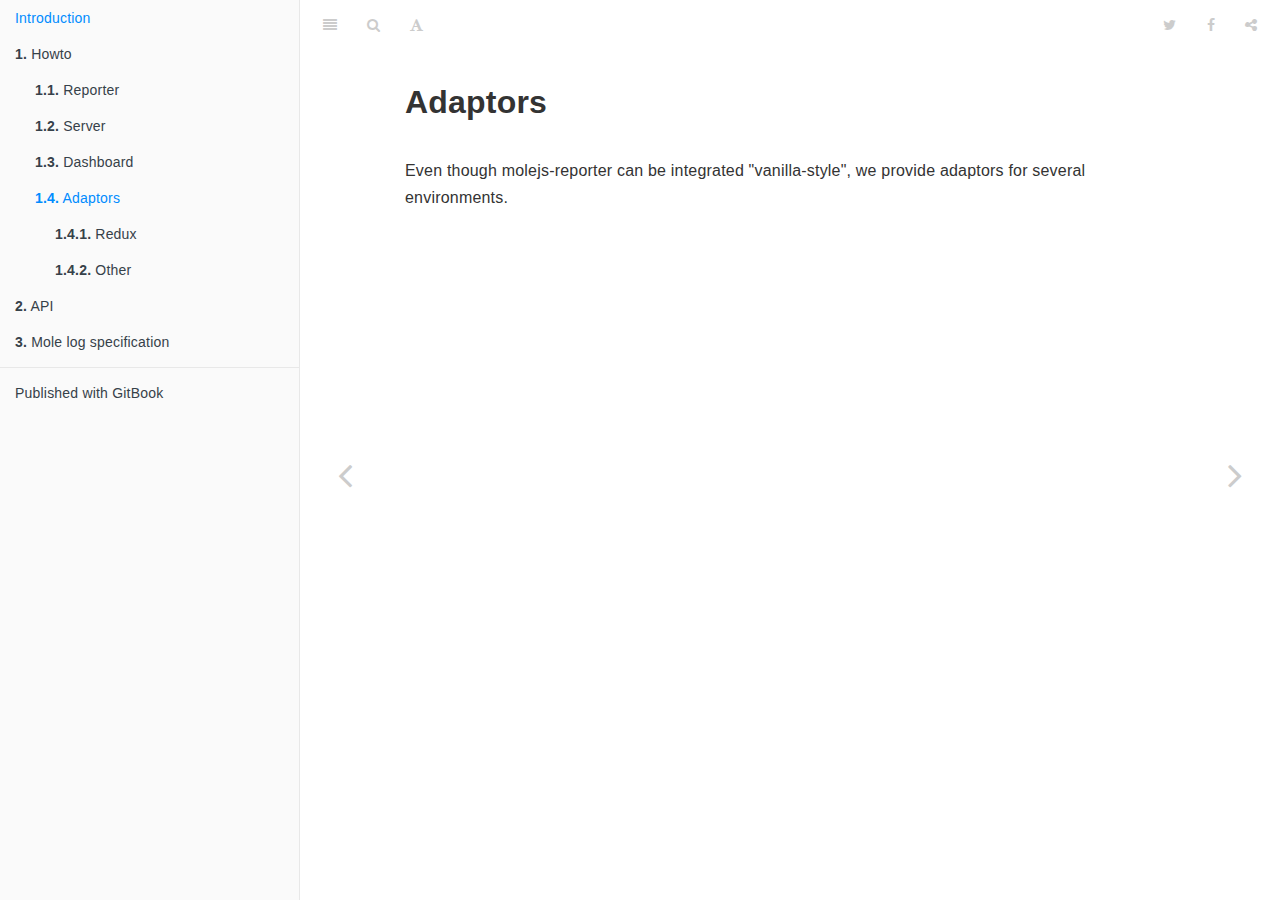
<file: docs/howto/adaptors/index.html>
<!DOCTYPE HTML>
<html lang="en" >
    
    <head>
        
        <meta charset="UTF-8">
        <meta http-equiv="X-UA-Compatible" content="IE=edge" />
        <title>Adaptors | Mole.js</title>
        <meta content="text/html; charset=utf-8" http-equiv="Content-Type">
        <meta name="description" content="">
        <meta name="generator" content="GitBook 2.5.2">
        
        
        <meta name="HandheldFriendly" content="true"/>
        <meta name="viewport" content="width=device-width, initial-scale=1, user-scalable=no">
        <meta name="apple-mobile-web-app-capable" content="yes">
        <meta name="apple-mobile-web-app-status-bar-style" content="black">
        <link rel="apple-touch-icon-precomposed" sizes="152x152" href="../../gitbook/images/apple-touch-icon-precomposed-152.png">
        <link rel="shortcut icon" href="../../gitbook/images/favicon.ico" type="image/x-icon">
        
    <link rel="stylesheet" href="../../gitbook/style.css">
    
        
        <link rel="stylesheet" href="../../gitbook/plugins/gitbook-plugin-highlight/website.css">
        
    
        
        <link rel="stylesheet" href="../../gitbook/plugins/gitbook-plugin-search/search.css">
        
    
        
        <link rel="stylesheet" href="../../gitbook/plugins/gitbook-plugin-fontsettings/website.css">
        
    
    

        
    
    
    <link rel="next" href="../../howto/adaptors/redux.html" />
    
    
    <link rel="prev" href="../../howto/dashboard/index.html" />
    

        
    </head>
    <body>
        
        
    <div class="book" data-level="1.4" data-chapter-title="Adaptors" data-filepath="howto/adaptors/README.md" data-basepath="../.." data-revision="Fri Nov 20 2015 16:34:01 GMT+0100 (CET)">
    

<div class="book-summary">
    <nav role="navigation">
        <ul class="summary">
            
            
            
            

            

            
    
        <li class="chapter " data-level="0" data-path="index.html">
            
                
                    <a href="../../index.html">
                
                        <i class="fa fa-check"></i>
                        
                        Introduction
                    </a>
            
            
        </li>
    
        <li class="chapter " data-level="1" data-path="howto/index.html">
            
                
                    <a href="../../howto/index.html">
                
                        <i class="fa fa-check"></i>
                        
                            <b>1.</b>
                        
                        Howto
                    </a>
            
            
            <ul class="articles">
                
    
        <li class="chapter " data-level="1.1" data-path="howto/reporter/index.html">
            
                
                    <a href="../../howto/reporter/index.html">
                
                        <i class="fa fa-check"></i>
                        
                            <b>1.1.</b>
                        
                        Reporter
                    </a>
            
            
        </li>
    
        <li class="chapter " data-level="1.2" data-path="howto/server/index.html">
            
                
                    <a href="../../howto/server/index.html">
                
                        <i class="fa fa-check"></i>
                        
                            <b>1.2.</b>
                        
                        Server
                    </a>
            
            
        </li>
    
        <li class="chapter " data-level="1.3" data-path="howto/dashboard/index.html">
            
                
                    <a href="../../howto/dashboard/index.html">
                
                        <i class="fa fa-check"></i>
                        
                            <b>1.3.</b>
                        
                        Dashboard
                    </a>
            
            
        </li>
    
        <li class="chapter active" data-level="1.4" data-path="howto/adaptors/index.html">
            
                
                    <a href="../../howto/adaptors/index.html">
                
                        <i class="fa fa-check"></i>
                        
                            <b>1.4.</b>
                        
                        Adaptors
                    </a>
            
            
            <ul class="articles">
                
    
        <li class="chapter " data-level="1.4.1" data-path="howto/adaptors/redux.html">
            
                
                    <a href="../../howto/adaptors/redux.html">
                
                        <i class="fa fa-check"></i>
                        
                            <b>1.4.1.</b>
                        
                        Redux
                    </a>
            
            
        </li>
    
        <li class="chapter " data-level="1.4.2" data-path="howto/adaptors/other.html">
            
                
                    <a href="../../howto/adaptors/other.html">
                
                        <i class="fa fa-check"></i>
                        
                            <b>1.4.2.</b>
                        
                        Other
                    </a>
            
            
        </li>
    

            </ul>
            
        </li>
    

            </ul>
            
        </li>
    
        <li class="chapter " data-level="2" data-path="api/index.html">
            
                
                    <a href="../../api/index.html">
                
                        <i class="fa fa-check"></i>
                        
                            <b>2.</b>
                        
                        API
                    </a>
            
            
        </li>
    
        <li class="chapter " data-level="3" data-path="mole-log/index.html">
            
                
                    <a href="../../mole-log/index.html">
                
                        <i class="fa fa-check"></i>
                        
                            <b>3.</b>
                        
                        Mole log specification
                    </a>
            
            
        </li>
    


            
            <li class="divider"></li>
            <li>
                <a href="https://www.gitbook.com" target="blank" class="gitbook-link">
                    Published with GitBook
                </a>
            </li>
            
        </ul>
    </nav>
</div>

    <div class="book-body">
        <div class="body-inner">
            <div class="book-header" role="navigation">
    <!-- Actions Left -->
    

    <!-- Title -->
    <h1>
        <i class="fa fa-circle-o-notch fa-spin"></i>
        <a href="../../" >Mole.js</a>
    </h1>
</div>

            <div class="page-wrapper" tabindex="-1" role="main">
                <div class="page-inner">
                
                
                    <section class="normal" id="section-">
                    
                        <h1 id="adaptors">Adaptors</h1>
<p>Even though molejs-reporter can be integrated &quot;vanilla-style&quot;, we provide adaptors for several
environments.</p>

                    
                    </section>
                
                
                </div>
            </div>
        </div>

        
        <a href="../../howto/dashboard/index.html" class="navigation navigation-prev " aria-label="Previous page: Dashboard"><i class="fa fa-angle-left"></i></a>
        
        
        <a href="../../howto/adaptors/redux.html" class="navigation navigation-next " aria-label="Next page: Redux"><i class="fa fa-angle-right"></i></a>
        
    </div>
</div>

        
<script src="../../gitbook/app.js"></script>

    
    <script src="../../gitbook/plugins/gitbook-plugin-search/lunr.min.js"></script>
    

    
    <script src="../../gitbook/plugins/gitbook-plugin-search/search.js"></script>
    

    
    <script src="../../gitbook/plugins/gitbook-plugin-sharing/buttons.js"></script>
    

    
    <script src="../../gitbook/plugins/gitbook-plugin-fontsettings/buttons.js"></script>
    

<script>
require(["gitbook"], function(gitbook) {
    var config = {"highlight":{},"search":{},"sharing":{"facebook":true,"twitter":true,"google":false,"weibo":false,"instapaper":false,"vk":false,"all":["facebook","google","twitter","weibo","instapaper"]},"fontsettings":{"theme":"white","family":"sans","size":2}};
    gitbook.start(config);
});
</script>

        
    </body>
    
</html>
</file>
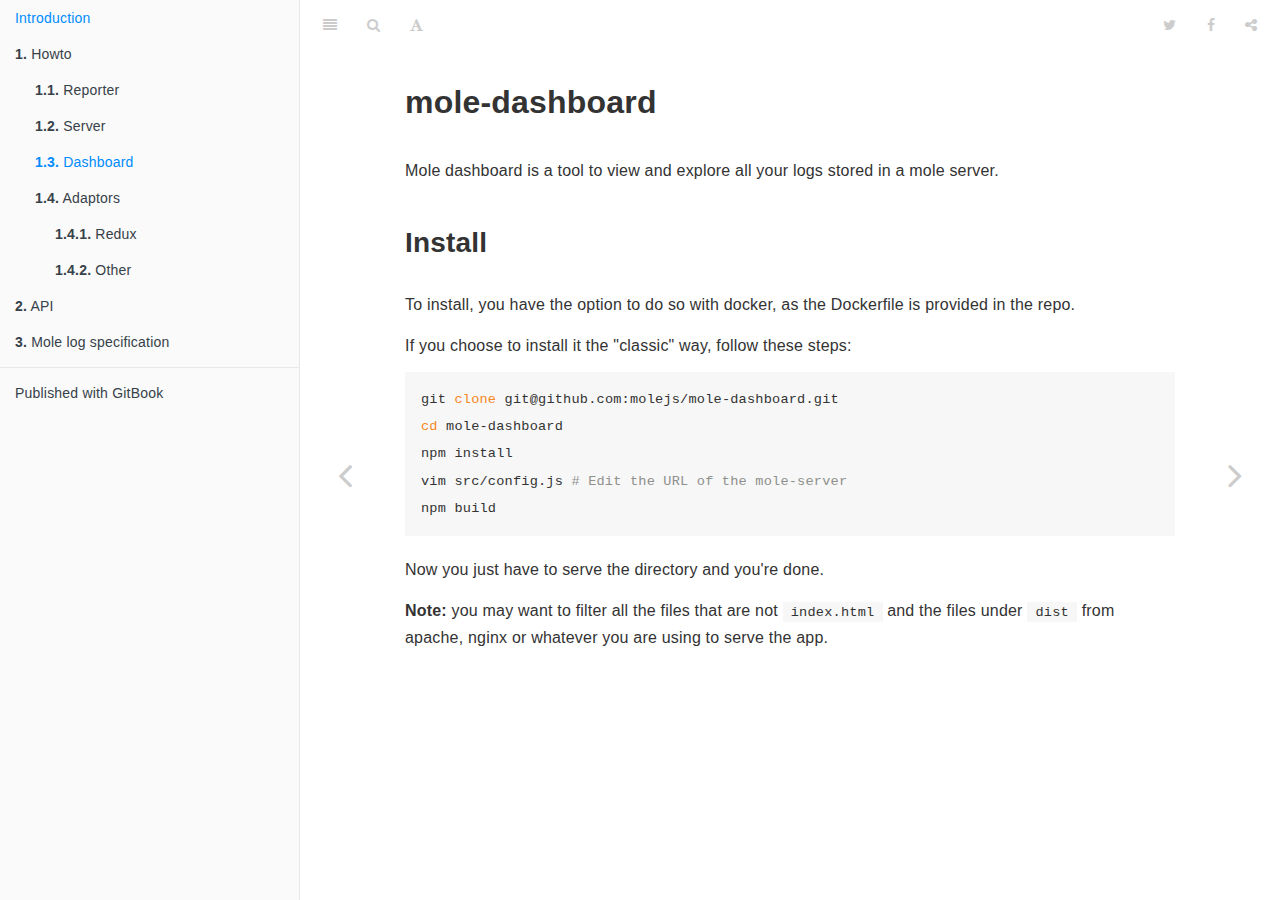
<file: docs/howto/dashboard/index.html>
<!DOCTYPE HTML>
<html lang="en" >
    
    <head>
        
        <meta charset="UTF-8">
        <meta http-equiv="X-UA-Compatible" content="IE=edge" />
        <title>Dashboard | Mole.js</title>
        <meta content="text/html; charset=utf-8" http-equiv="Content-Type">
        <meta name="description" content="">
        <meta name="generator" content="GitBook 2.5.2">
        
        
        <meta name="HandheldFriendly" content="true"/>
        <meta name="viewport" content="width=device-width, initial-scale=1, user-scalable=no">
        <meta name="apple-mobile-web-app-capable" content="yes">
        <meta name="apple-mobile-web-app-status-bar-style" content="black">
        <link rel="apple-touch-icon-precomposed" sizes="152x152" href="../../gitbook/images/apple-touch-icon-precomposed-152.png">
        <link rel="shortcut icon" href="../../gitbook/images/favicon.ico" type="image/x-icon">
        
    <link rel="stylesheet" href="../../gitbook/style.css">
    
        
        <link rel="stylesheet" href="../../gitbook/plugins/gitbook-plugin-highlight/website.css">
        
    
        
        <link rel="stylesheet" href="../../gitbook/plugins/gitbook-plugin-search/search.css">
        
    
        
        <link rel="stylesheet" href="../../gitbook/plugins/gitbook-plugin-fontsettings/website.css">
        
    
    

        
    
    
    <link rel="next" href="../../howto/adaptors/index.html" />
    
    
    <link rel="prev" href="../../howto/server/index.html" />
    

        
    </head>
    <body>
        
        
    <div class="book" data-level="1.3" data-chapter-title="Dashboard" data-filepath="howto/dashboard/README.md" data-basepath="../.." data-revision="Fri Nov 20 2015 16:34:01 GMT+0100 (CET)">
    

<div class="book-summary">
    <nav role="navigation">
        <ul class="summary">
            
            
            
            

            

            
    
        <li class="chapter " data-level="0" data-path="index.html">
            
                
                    <a href="../../index.html">
                
                        <i class="fa fa-check"></i>
                        
                        Introduction
                    </a>
            
            
        </li>
    
        <li class="chapter " data-level="1" data-path="howto/index.html">
            
                
                    <a href="../../howto/index.html">
                
                        <i class="fa fa-check"></i>
                        
                            <b>1.</b>
                        
                        Howto
                    </a>
            
            
            <ul class="articles">
                
    
        <li class="chapter " data-level="1.1" data-path="howto/reporter/index.html">
            
                
                    <a href="../../howto/reporter/index.html">
                
                        <i class="fa fa-check"></i>
                        
                            <b>1.1.</b>
                        
                        Reporter
                    </a>
            
            
        </li>
    
        <li class="chapter " data-level="1.2" data-path="howto/server/index.html">
            
                
                    <a href="../../howto/server/index.html">
                
                        <i class="fa fa-check"></i>
                        
                            <b>1.2.</b>
                        
                        Server
                    </a>
            
            
        </li>
    
        <li class="chapter active" data-level="1.3" data-path="howto/dashboard/index.html">
            
                
                    <a href="../../howto/dashboard/index.html">
                
                        <i class="fa fa-check"></i>
                        
                            <b>1.3.</b>
                        
                        Dashboard
                    </a>
            
            
        </li>
    
        <li class="chapter " data-level="1.4" data-path="howto/adaptors/index.html">
            
                
                    <a href="../../howto/adaptors/index.html">
                
                        <i class="fa fa-check"></i>
                        
                            <b>1.4.</b>
                        
                        Adaptors
                    </a>
            
            
            <ul class="articles">
                
    
        <li class="chapter " data-level="1.4.1" data-path="howto/adaptors/redux.html">
            
                
                    <a href="../../howto/adaptors/redux.html">
                
                        <i class="fa fa-check"></i>
                        
                            <b>1.4.1.</b>
                        
                        Redux
                    </a>
            
            
        </li>
    
        <li class="chapter " data-level="1.4.2" data-path="howto/adaptors/other.html">
            
                
                    <a href="../../howto/adaptors/other.html">
                
                        <i class="fa fa-check"></i>
                        
                            <b>1.4.2.</b>
                        
                        Other
                    </a>
            
            
        </li>
    

            </ul>
            
        </li>
    

            </ul>
            
        </li>
    
        <li class="chapter " data-level="2" data-path="api/index.html">
            
                
                    <a href="../../api/index.html">
                
                        <i class="fa fa-check"></i>
                        
                            <b>2.</b>
                        
                        API
                    </a>
            
            
        </li>
    
        <li class="chapter " data-level="3" data-path="mole-log/index.html">
            
                
                    <a href="../../mole-log/index.html">
                
                        <i class="fa fa-check"></i>
                        
                            <b>3.</b>
                        
                        Mole log specification
                    </a>
            
            
        </li>
    


            
            <li class="divider"></li>
            <li>
                <a href="https://www.gitbook.com" target="blank" class="gitbook-link">
                    Published with GitBook
                </a>
            </li>
            
        </ul>
    </nav>
</div>

    <div class="book-body">
        <div class="body-inner">
            <div class="book-header" role="navigation">
    <!-- Actions Left -->
    

    <!-- Title -->
    <h1>
        <i class="fa fa-circle-o-notch fa-spin"></i>
        <a href="../../" >Mole.js</a>
    </h1>
</div>

            <div class="page-wrapper" tabindex="-1" role="main">
                <div class="page-inner">
                
                
                    <section class="normal" id="section-">
                    
                        <h1 id="moledashboard">mole-dashboard</h1>
<p>Mole dashboard is a tool to view and explore all your logs stored in a mole server.</p>
<h2 id="install">Install</h2>
<p>To install, you have the option to do so with docker, as the Dockerfile is provided in the repo.</p>
<p>If you choose to install it the &quot;classic&quot; way, follow these steps:</p>
<pre><code class="lang-bash">git <span class="hljs-built_in">clone</span> git@github.com:molejs/mole-dashboard.git
<span class="hljs-built_in">cd</span> mole-dashboard
npm install
vim src/config.js <span class="hljs-comment"># Edit the URL of the mole-server</span>
npm build
</code></pre>
<p>Now you just have to serve the directory and you&apos;re done.</p>
<p><strong>Note:</strong> you may want to filter all the files that are not <code>index.html</code> and the files under <code>dist</code> from apache, nginx or whatever you are using to serve the app.</p>

                    
                    </section>
                
                
                </div>
            </div>
        </div>

        
        <a href="../../howto/server/index.html" class="navigation navigation-prev " aria-label="Previous page: Server"><i class="fa fa-angle-left"></i></a>
        
        
        <a href="../../howto/adaptors/index.html" class="navigation navigation-next " aria-label="Next page: Adaptors"><i class="fa fa-angle-right"></i></a>
        
    </div>
</div>

        
<script src="../../gitbook/app.js"></script>

    
    <script src="../../gitbook/plugins/gitbook-plugin-search/lunr.min.js"></script>
    

    
    <script src="../../gitbook/plugins/gitbook-plugin-search/search.js"></script>
    

    
    <script src="../../gitbook/plugins/gitbook-plugin-sharing/buttons.js"></script>
    

    
    <script src="../../gitbook/plugins/gitbook-plugin-fontsettings/buttons.js"></script>
    

<script>
require(["gitbook"], function(gitbook) {
    var config = {"highlight":{},"search":{},"sharing":{"facebook":true,"twitter":true,"google":false,"weibo":false,"instapaper":false,"vk":false,"all":["facebook","google","twitter","weibo","instapaper"]},"fontsettings":{"theme":"white","family":"sans","size":2}};
    gitbook.start(config);
});
</script>

        
    </body>
    
</html>
</file>
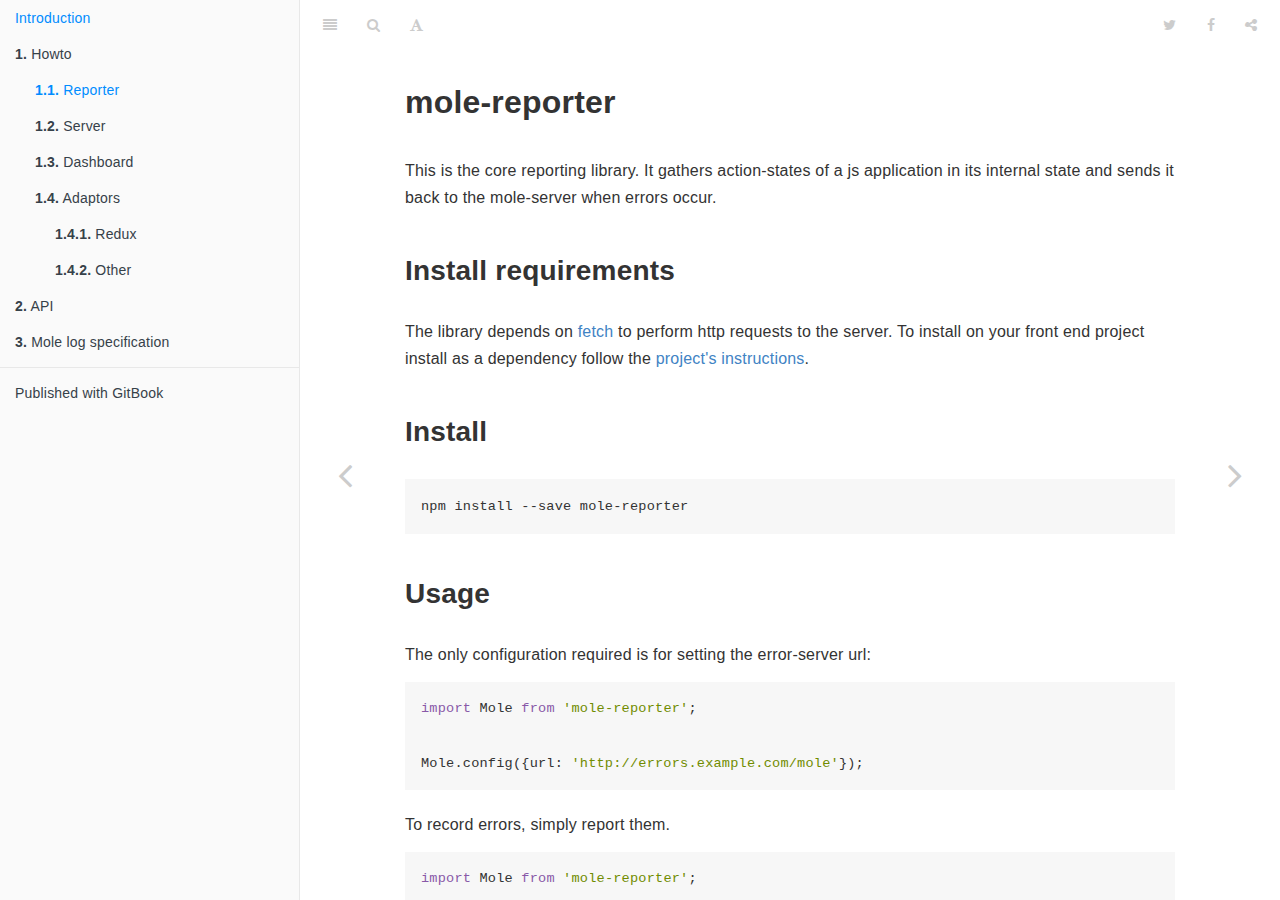
<file: docs/howto/reporter/index.html>
<!DOCTYPE HTML>
<html lang="en" >
    
    <head>
        
        <meta charset="UTF-8">
        <meta http-equiv="X-UA-Compatible" content="IE=edge" />
        <title>Reporter | Mole.js</title>
        <meta content="text/html; charset=utf-8" http-equiv="Content-Type">
        <meta name="description" content="">
        <meta name="generator" content="GitBook 2.5.2">
        
        
        <meta name="HandheldFriendly" content="true"/>
        <meta name="viewport" content="width=device-width, initial-scale=1, user-scalable=no">
        <meta name="apple-mobile-web-app-capable" content="yes">
        <meta name="apple-mobile-web-app-status-bar-style" content="black">
        <link rel="apple-touch-icon-precomposed" sizes="152x152" href="../../gitbook/images/apple-touch-icon-precomposed-152.png">
        <link rel="shortcut icon" href="../../gitbook/images/favicon.ico" type="image/x-icon">
        
    <link rel="stylesheet" href="../../gitbook/style.css">
    
        
        <link rel="stylesheet" href="../../gitbook/plugins/gitbook-plugin-highlight/website.css">
        
    
        
        <link rel="stylesheet" href="../../gitbook/plugins/gitbook-plugin-search/search.css">
        
    
        
        <link rel="stylesheet" href="../../gitbook/plugins/gitbook-plugin-fontsettings/website.css">
        
    
    

        
    
    
    <link rel="next" href="../../howto/server/index.html" />
    
    
    <link rel="prev" href="../../howto/index.html" />
    

        
    </head>
    <body>
        
        
    <div class="book" data-level="1.1" data-chapter-title="Reporter" data-filepath="howto/reporter/README.md" data-basepath="../.." data-revision="Fri Nov 20 2015 16:34:01 GMT+0100 (CET)">
    

<div class="book-summary">
    <nav role="navigation">
        <ul class="summary">
            
            
            
            

            

            
    
        <li class="chapter " data-level="0" data-path="index.html">
            
                
                    <a href="../../index.html">
                
                        <i class="fa fa-check"></i>
                        
                        Introduction
                    </a>
            
            
        </li>
    
        <li class="chapter " data-level="1" data-path="howto/index.html">
            
                
                    <a href="../../howto/index.html">
                
                        <i class="fa fa-check"></i>
                        
                            <b>1.</b>
                        
                        Howto
                    </a>
            
            
            <ul class="articles">
                
    
        <li class="chapter active" data-level="1.1" data-path="howto/reporter/index.html">
            
                
                    <a href="../../howto/reporter/index.html">
                
                        <i class="fa fa-check"></i>
                        
                            <b>1.1.</b>
                        
                        Reporter
                    </a>
            
            
        </li>
    
        <li class="chapter " data-level="1.2" data-path="howto/server/index.html">
            
                
                    <a href="../../howto/server/index.html">
                
                        <i class="fa fa-check"></i>
                        
                            <b>1.2.</b>
                        
                        Server
                    </a>
            
            
        </li>
    
        <li class="chapter " data-level="1.3" data-path="howto/dashboard/index.html">
            
                
                    <a href="../../howto/dashboard/index.html">
                
                        <i class="fa fa-check"></i>
                        
                            <b>1.3.</b>
                        
                        Dashboard
                    </a>
            
            
        </li>
    
        <li class="chapter " data-level="1.4" data-path="howto/adaptors/index.html">
            
                
                    <a href="../../howto/adaptors/index.html">
                
                        <i class="fa fa-check"></i>
                        
                            <b>1.4.</b>
                        
                        Adaptors
                    </a>
            
            
            <ul class="articles">
                
    
        <li class="chapter " data-level="1.4.1" data-path="howto/adaptors/redux.html">
            
                
                    <a href="../../howto/adaptors/redux.html">
                
                        <i class="fa fa-check"></i>
                        
                            <b>1.4.1.</b>
                        
                        Redux
                    </a>
            
            
        </li>
    
        <li class="chapter " data-level="1.4.2" data-path="howto/adaptors/other.html">
            
                
                    <a href="../../howto/adaptors/other.html">
                
                        <i class="fa fa-check"></i>
                        
                            <b>1.4.2.</b>
                        
                        Other
                    </a>
            
            
        </li>
    

            </ul>
            
        </li>
    

            </ul>
            
        </li>
    
        <li class="chapter " data-level="2" data-path="api/index.html">
            
                
                    <a href="../../api/index.html">
                
                        <i class="fa fa-check"></i>
                        
                            <b>2.</b>
                        
                        API
                    </a>
            
            
        </li>
    
        <li class="chapter " data-level="3" data-path="mole-log/index.html">
            
                
                    <a href="../../mole-log/index.html">
                
                        <i class="fa fa-check"></i>
                        
                            <b>3.</b>
                        
                        Mole log specification
                    </a>
            
            
        </li>
    


            
            <li class="divider"></li>
            <li>
                <a href="https://www.gitbook.com" target="blank" class="gitbook-link">
                    Published with GitBook
                </a>
            </li>
            
        </ul>
    </nav>
</div>

    <div class="book-body">
        <div class="body-inner">
            <div class="book-header" role="navigation">
    <!-- Actions Left -->
    

    <!-- Title -->
    <h1>
        <i class="fa fa-circle-o-notch fa-spin"></i>
        <a href="../../" >Mole.js</a>
    </h1>
</div>

            <div class="page-wrapper" tabindex="-1" role="main">
                <div class="page-inner">
                
                
                    <section class="normal" id="section-">
                    
                        <h1 id="molereporter">mole-reporter</h1>
<p>This is the core reporting library. It gathers action-states of a js application in its internal
state and sends it back to the mole-server when errors occur. </p>
<h2 id="install-requirements">Install requirements</h2>
<p>The library depends on <a href="https://github.com/github/fetch" target="_blank">fetch</a> to perform http requests to the
server. To install on your front end project install as a dependency follow the <a href="https://github.com/github/fetch/blob/master/README.md#installation" target="_blank">project&apos;s
instructions</a>.</p>
<h2 id="install">Install</h2>
<pre><code class="lang-bash">npm install --save mole-reporter
</code></pre>
<h2 id="usage">Usage</h2>
<p>The only configuration required is for setting the error-server url:</p>
<pre><code class="lang-javascript"><span class="hljs-keyword">import</span> Mole <span class="hljs-keyword">from</span> <span class="hljs-string">&apos;mole-reporter&apos;</span>;

Mole.config({url: <span class="hljs-string">&apos;http://errors.example.com/mole&apos;</span>});
</code></pre>
<p>To record errors, simply report them.</p>
<pre><code class="lang-javascript"><span class="hljs-keyword">import</span> Mole <span class="hljs-keyword">from</span> <span class="hljs-string">&apos;mole-reporter&apos;</span>;

Mole.report(error);
</code></pre>
<p>In order to record app action-state history, record every action and state.</p>
<pre><code class="lang-javascript"><span class="hljs-keyword">import</span> Mole <span class="hljs-keyword">from</span> <span class="hljs-string">&apos;mole-reporter&apos;</span>;

Mole.registerActionState(action, state);
</code></pre>
<h2 id="optional-config">Optional config</h2>
<p>Extra config options are self-explanatory (values in the example are defaults).</p>
<pre><code class="lang-javascript"><span class="hljs-keyword">import</span> Mole <span class="hljs-keyword">from</span> <span class="hljs-string">&apos;mole-reporter&apos;</span>;

Mole.config({
    url: <span class="hljs-string">&apos;&apos;</span>,
    stacktraceLimit: <span class="hljs-number">50</span>,
    historyLimit: <span class="hljs-number">10</span>
});
</code></pre>

                    
                    </section>
                
                
                </div>
            </div>
        </div>

        
        <a href="../../howto/index.html" class="navigation navigation-prev " aria-label="Previous page: Howto"><i class="fa fa-angle-left"></i></a>
        
        
        <a href="../../howto/server/index.html" class="navigation navigation-next " aria-label="Next page: Server"><i class="fa fa-angle-right"></i></a>
        
    </div>
</div>

        
<script src="../../gitbook/app.js"></script>

    
    <script src="../../gitbook/plugins/gitbook-plugin-search/lunr.min.js"></script>
    

    
    <script src="../../gitbook/plugins/gitbook-plugin-search/search.js"></script>
    

    
    <script src="../../gitbook/plugins/gitbook-plugin-sharing/buttons.js"></script>
    

    
    <script src="../../gitbook/plugins/gitbook-plugin-fontsettings/buttons.js"></script>
    

<script>
require(["gitbook"], function(gitbook) {
    var config = {"highlight":{},"search":{},"sharing":{"facebook":true,"twitter":true,"google":false,"weibo":false,"instapaper":false,"vk":false,"all":["facebook","google","twitter","weibo","instapaper"]},"fontsettings":{"theme":"white","family":"sans","size":2}};
    gitbook.start(config);
});
</script>

        
    </body>
    
</html>
</file>
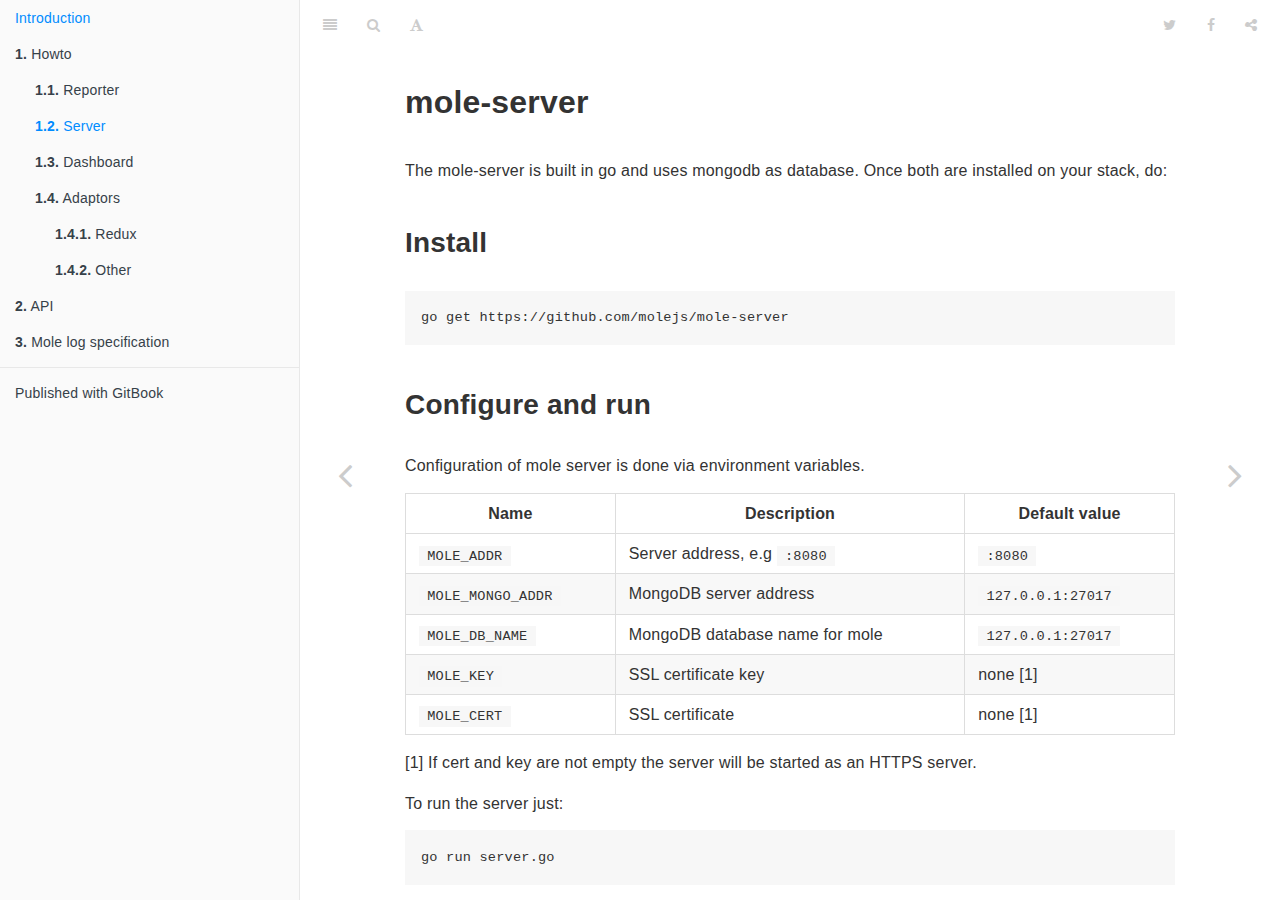
<file: docs/howto/server/index.html>
<!DOCTYPE HTML>
<html lang="en" >
    
    <head>
        
        <meta charset="UTF-8">
        <meta http-equiv="X-UA-Compatible" content="IE=edge" />
        <title>Server | Mole.js</title>
        <meta content="text/html; charset=utf-8" http-equiv="Content-Type">
        <meta name="description" content="">
        <meta name="generator" content="GitBook 2.5.2">
        
        
        <meta name="HandheldFriendly" content="true"/>
        <meta name="viewport" content="width=device-width, initial-scale=1, user-scalable=no">
        <meta name="apple-mobile-web-app-capable" content="yes">
        <meta name="apple-mobile-web-app-status-bar-style" content="black">
        <link rel="apple-touch-icon-precomposed" sizes="152x152" href="../../gitbook/images/apple-touch-icon-precomposed-152.png">
        <link rel="shortcut icon" href="../../gitbook/images/favicon.ico" type="image/x-icon">
        
    <link rel="stylesheet" href="../../gitbook/style.css">
    
        
        <link rel="stylesheet" href="../../gitbook/plugins/gitbook-plugin-highlight/website.css">
        
    
        
        <link rel="stylesheet" href="../../gitbook/plugins/gitbook-plugin-search/search.css">
        
    
        
        <link rel="stylesheet" href="../../gitbook/plugins/gitbook-plugin-fontsettings/website.css">
        
    
    

        
    
    
    <link rel="next" href="../../howto/dashboard/index.html" />
    
    
    <link rel="prev" href="../../howto/reporter/index.html" />
    

        
    </head>
    <body>
        
        
    <div class="book" data-level="1.2" data-chapter-title="Server" data-filepath="howto/server/README.md" data-basepath="../.." data-revision="Fri Nov 20 2015 16:34:01 GMT+0100 (CET)">
    

<div class="book-summary">
    <nav role="navigation">
        <ul class="summary">
            
            
            
            

            

            
    
        <li class="chapter " data-level="0" data-path="index.html">
            
                
                    <a href="../../index.html">
                
                        <i class="fa fa-check"></i>
                        
                        Introduction
                    </a>
            
            
        </li>
    
        <li class="chapter " data-level="1" data-path="howto/index.html">
            
                
                    <a href="../../howto/index.html">
                
                        <i class="fa fa-check"></i>
                        
                            <b>1.</b>
                        
                        Howto
                    </a>
            
            
            <ul class="articles">
                
    
        <li class="chapter " data-level="1.1" data-path="howto/reporter/index.html">
            
                
                    <a href="../../howto/reporter/index.html">
                
                        <i class="fa fa-check"></i>
                        
                            <b>1.1.</b>
                        
                        Reporter
                    </a>
            
            
        </li>
    
        <li class="chapter active" data-level="1.2" data-path="howto/server/index.html">
            
                
                    <a href="../../howto/server/index.html">
                
                        <i class="fa fa-check"></i>
                        
                            <b>1.2.</b>
                        
                        Server
                    </a>
            
            
        </li>
    
        <li class="chapter " data-level="1.3" data-path="howto/dashboard/index.html">
            
                
                    <a href="../../howto/dashboard/index.html">
                
                        <i class="fa fa-check"></i>
                        
                            <b>1.3.</b>
                        
                        Dashboard
                    </a>
            
            
        </li>
    
        <li class="chapter " data-level="1.4" data-path="howto/adaptors/index.html">
            
                
                    <a href="../../howto/adaptors/index.html">
                
                        <i class="fa fa-check"></i>
                        
                            <b>1.4.</b>
                        
                        Adaptors
                    </a>
            
            
            <ul class="articles">
                
    
        <li class="chapter " data-level="1.4.1" data-path="howto/adaptors/redux.html">
            
                
                    <a href="../../howto/adaptors/redux.html">
                
                        <i class="fa fa-check"></i>
                        
                            <b>1.4.1.</b>
                        
                        Redux
                    </a>
            
            
        </li>
    
        <li class="chapter " data-level="1.4.2" data-path="howto/adaptors/other.html">
            
                
                    <a href="../../howto/adaptors/other.html">
                
                        <i class="fa fa-check"></i>
                        
                            <b>1.4.2.</b>
                        
                        Other
                    </a>
            
            
        </li>
    

            </ul>
            
        </li>
    

            </ul>
            
        </li>
    
        <li class="chapter " data-level="2" data-path="api/index.html">
            
                
                    <a href="../../api/index.html">
                
                        <i class="fa fa-check"></i>
                        
                            <b>2.</b>
                        
                        API
                    </a>
            
            
        </li>
    
        <li class="chapter " data-level="3" data-path="mole-log/index.html">
            
                
                    <a href="../../mole-log/index.html">
                
                        <i class="fa fa-check"></i>
                        
                            <b>3.</b>
                        
                        Mole log specification
                    </a>
            
            
        </li>
    


            
            <li class="divider"></li>
            <li>
                <a href="https://www.gitbook.com" target="blank" class="gitbook-link">
                    Published with GitBook
                </a>
            </li>
            
        </ul>
    </nav>
</div>

    <div class="book-body">
        <div class="body-inner">
            <div class="book-header" role="navigation">
    <!-- Actions Left -->
    

    <!-- Title -->
    <h1>
        <i class="fa fa-circle-o-notch fa-spin"></i>
        <a href="../../" >Mole.js</a>
    </h1>
</div>

            <div class="page-wrapper" tabindex="-1" role="main">
                <div class="page-inner">
                
                
                    <section class="normal" id="section-">
                    
                        <h1 id="moleserver">mole-server</h1>
<p>The mole-server is built in go and uses mongodb as database. Once both are installed on your stack,
do:</p>
<h2 id="install">Install</h2>
<pre><code>go get https://github.com/molejs/mole-server
</code></pre><h2 id="configure-and-run">Configure and run</h2>
<p>Configuration of mole server is done via environment variables.</p>
<table>
<thead>
<tr>
<th>Name</th>
<th>Description</th>
<th>Default value</th>
</tr>
</thead>
<tbody>
<tr>
<td><code>MOLE_ADDR</code></td>
<td>Server address, e.g <code>:8080</code></td>
<td><code>:8080</code></td>
</tr>
<tr>
<td><code>MOLE_MONGO_ADDR</code></td>
<td>MongoDB server address</td>
<td><code>127.0.0.1:27017</code></td>
</tr>
<tr>
<td><code>MOLE_DB_NAME</code></td>
<td>MongoDB database name for mole</td>
<td><code>127.0.0.1:27017</code></td>
</tr>
<tr>
<td><code>MOLE_KEY</code></td>
<td>SSL certificate key</td>
<td>none [1]</td>
</tr>
<tr>
<td><code>MOLE_CERT</code></td>
<td>SSL certificate</td>
<td>none [1]</td>
</tr>
</tbody>
</table>
<p>[1] If cert and key are not empty the server will be started as an HTTPS server.</p>
<p>To run the server just:</p>
<pre><code>go run server.go
</code></pre><h2 id="retrieving-logs">Retrieving logs</h2>
<pre><code class="lang-bash">curl http://example.com/logs?<span class="hljs-built_in">limit</span>=<span class="hljs-number">20</span>&amp;skip=<span class="hljs-number">0</span>
</code></pre>
<p><strong>Query string params</strong></p>
<table>
<thead>
<tr>
<th>Param name</th>
<th>Description</th>
<th>Required</th>
<th>Default value</th>
</tr>
</thead>
<tbody>
<tr>
<td><code>limit</code></td>
<td>Max number of logs to retrieve</td>
<td>no</td>
<td><code>25</code></td>
</tr>
<tr>
<td><code>skip</code></td>
<td>Skip first n logs when retrieving</td>
<td>no</td>
<td><code>0</code></td>
</tr>
</tbody>
</table>
<p>All results are ordered by descending creation date.
A successful result looks like:</p>
<pre><code class="lang-json">{
  <span class="hljs-string">&quot;error&quot;</span>: <span class="hljs-literal">false</span>,
  <span class="hljs-string">&quot;logs&quot;</span>: [array <span class="hljs-keyword">of</span> logs]
  <span class="hljs-string">&quot;count&quot;</span>: <span class="hljs-number">10</span>, <span class="hljs-comment">// The number of logs retrieved</span>
  <span class="hljs-string">&quot;total&quot;</span>: <span class="hljs-number">50</span> <span class="hljs-comment">// Total number of logs</span>
}
</code></pre>
<h2 id="reporting-logs">Reporting logs</h2>
<pre><code class="lang-bash">curl -X POST --data <span class="hljs-string">&quot;{the json log object}&quot;</span> http://example.com/logs
</code></pre>
<p>If the request is successful the request will look like:</p>
<pre><code class="lang-json">{
  <span class="hljs-string">&quot;error&quot;</span>: <span class="hljs-literal">false</span>
}
</code></pre>
<h2 id="errors">Errors</h2>
<p>All error responses look like:</p>
<pre><code class="lang-json">{
  <span class="hljs-string">&quot;error&quot;</span>: <span class="hljs-literal">true</span>,
  <span class="hljs-string">&quot;msg&quot;</span>: <span class="hljs-string">&quot;error message&quot;</span>
}
</code></pre>

                    
                    </section>
                
                
                </div>
            </div>
        </div>

        
        <a href="../../howto/reporter/index.html" class="navigation navigation-prev " aria-label="Previous page: Reporter"><i class="fa fa-angle-left"></i></a>
        
        
        <a href="../../howto/dashboard/index.html" class="navigation navigation-next " aria-label="Next page: Dashboard"><i class="fa fa-angle-right"></i></a>
        
    </div>
</div>

        
<script src="../../gitbook/app.js"></script>

    
    <script src="../../gitbook/plugins/gitbook-plugin-search/lunr.min.js"></script>
    

    
    <script src="../../gitbook/plugins/gitbook-plugin-search/search.js"></script>
    

    
    <script src="../../gitbook/plugins/gitbook-plugin-sharing/buttons.js"></script>
    

    
    <script src="../../gitbook/plugins/gitbook-plugin-fontsettings/buttons.js"></script>
    

<script>
require(["gitbook"], function(gitbook) {
    var config = {"highlight":{},"search":{},"sharing":{"facebook":true,"twitter":true,"google":false,"weibo":false,"instapaper":false,"vk":false,"all":["facebook","google","twitter","weibo","instapaper"]},"fontsettings":{"theme":"white","family":"sans","size":2}};
    gitbook.start(config);
});
</script>

        
    </body>
    
</html>
</file>
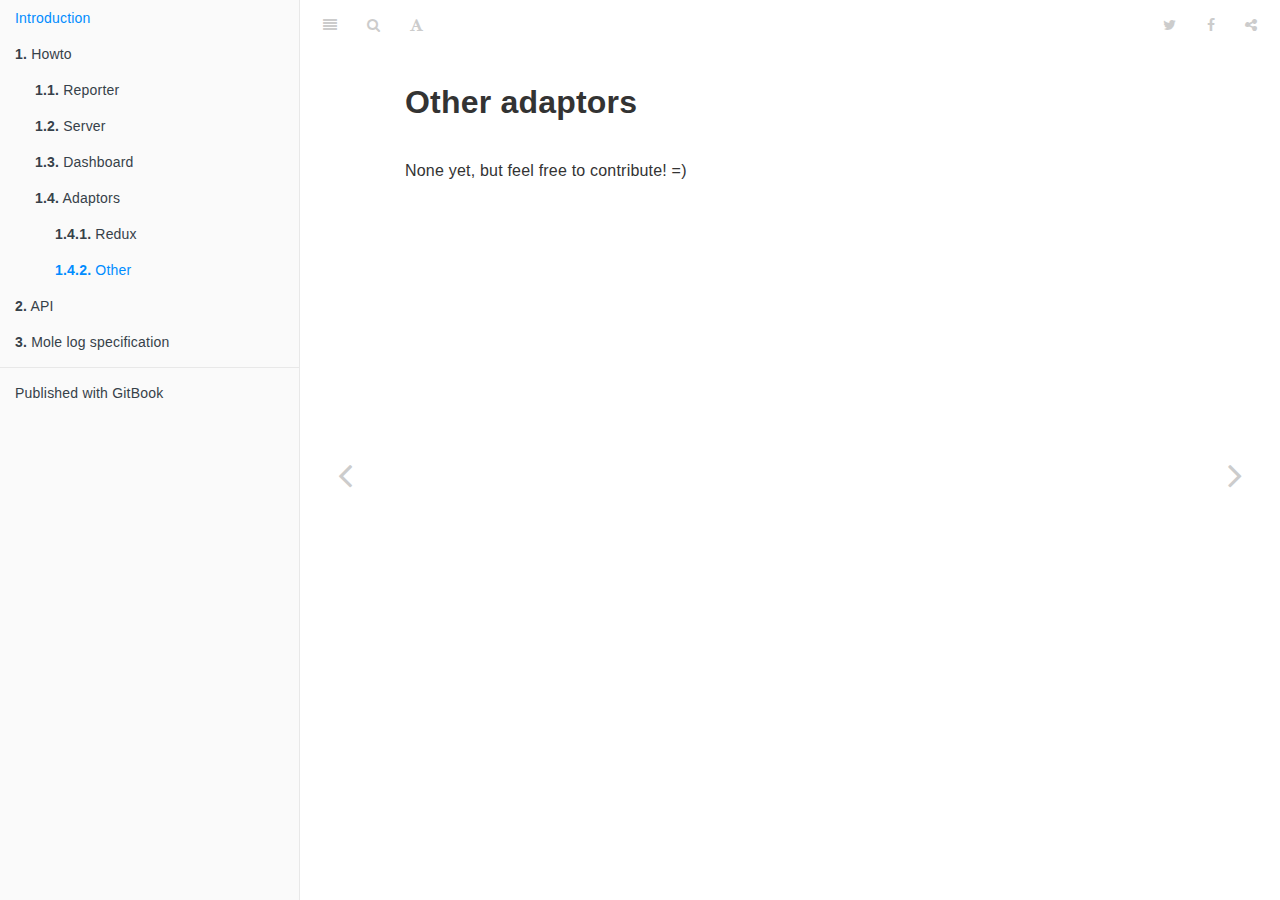
<file: docs/howto/adaptors/other.html>
<!DOCTYPE HTML>
<html lang="en" >
    
    <head>
        
        <meta charset="UTF-8">
        <meta http-equiv="X-UA-Compatible" content="IE=edge" />
        <title>Other | Mole.js</title>
        <meta content="text/html; charset=utf-8" http-equiv="Content-Type">
        <meta name="description" content="">
        <meta name="generator" content="GitBook 2.5.2">
        
        
        <meta name="HandheldFriendly" content="true"/>
        <meta name="viewport" content="width=device-width, initial-scale=1, user-scalable=no">
        <meta name="apple-mobile-web-app-capable" content="yes">
        <meta name="apple-mobile-web-app-status-bar-style" content="black">
        <link rel="apple-touch-icon-precomposed" sizes="152x152" href="../../gitbook/images/apple-touch-icon-precomposed-152.png">
        <link rel="shortcut icon" href="../../gitbook/images/favicon.ico" type="image/x-icon">
        
    <link rel="stylesheet" href="../../gitbook/style.css">
    
        
        <link rel="stylesheet" href="../../gitbook/plugins/gitbook-plugin-highlight/website.css">
        
    
        
        <link rel="stylesheet" href="../../gitbook/plugins/gitbook-plugin-search/search.css">
        
    
        
        <link rel="stylesheet" href="../../gitbook/plugins/gitbook-plugin-fontsettings/website.css">
        
    
    

        
    
    
    <link rel="next" href="../../api/index.html" />
    
    
    <link rel="prev" href="../../howto/adaptors/redux.html" />
    

        
    </head>
    <body>
        
        
    <div class="book" data-level="1.4.2" data-chapter-title="Other" data-filepath="howto/adaptors/other.md" data-basepath="../.." data-revision="Fri Nov 20 2015 16:34:01 GMT+0100 (CET)">
    

<div class="book-summary">
    <nav role="navigation">
        <ul class="summary">
            
            
            
            

            

            
    
        <li class="chapter " data-level="0" data-path="index.html">
            
                
                    <a href="../../index.html">
                
                        <i class="fa fa-check"></i>
                        
                        Introduction
                    </a>
            
            
        </li>
    
        <li class="chapter " data-level="1" data-path="howto/index.html">
            
                
                    <a href="../../howto/index.html">
                
                        <i class="fa fa-check"></i>
                        
                            <b>1.</b>
                        
                        Howto
                    </a>
            
            
            <ul class="articles">
                
    
        <li class="chapter " data-level="1.1" data-path="howto/reporter/index.html">
            
                
                    <a href="../../howto/reporter/index.html">
                
                        <i class="fa fa-check"></i>
                        
                            <b>1.1.</b>
                        
                        Reporter
                    </a>
            
            
        </li>
    
        <li class="chapter " data-level="1.2" data-path="howto/server/index.html">
            
                
                    <a href="../../howto/server/index.html">
                
                        <i class="fa fa-check"></i>
                        
                            <b>1.2.</b>
                        
                        Server
                    </a>
            
            
        </li>
    
        <li class="chapter " data-level="1.3" data-path="howto/dashboard/index.html">
            
                
                    <a href="../../howto/dashboard/index.html">
                
                        <i class="fa fa-check"></i>
                        
                            <b>1.3.</b>
                        
                        Dashboard
                    </a>
            
            
        </li>
    
        <li class="chapter " data-level="1.4" data-path="howto/adaptors/index.html">
            
                
                    <a href="../../howto/adaptors/index.html">
                
                        <i class="fa fa-check"></i>
                        
                            <b>1.4.</b>
                        
                        Adaptors
                    </a>
            
            
            <ul class="articles">
                
    
        <li class="chapter " data-level="1.4.1" data-path="howto/adaptors/redux.html">
            
                
                    <a href="../../howto/adaptors/redux.html">
                
                        <i class="fa fa-check"></i>
                        
                            <b>1.4.1.</b>
                        
                        Redux
                    </a>
            
            
        </li>
    
        <li class="chapter active" data-level="1.4.2" data-path="howto/adaptors/other.html">
            
                
                    <a href="../../howto/adaptors/other.html">
                
                        <i class="fa fa-check"></i>
                        
                            <b>1.4.2.</b>
                        
                        Other
                    </a>
            
            
        </li>
    

            </ul>
            
        </li>
    

            </ul>
            
        </li>
    
        <li class="chapter " data-level="2" data-path="api/index.html">
            
                
                    <a href="../../api/index.html">
                
                        <i class="fa fa-check"></i>
                        
                            <b>2.</b>
                        
                        API
                    </a>
            
            
        </li>
    
        <li class="chapter " data-level="3" data-path="mole-log/index.html">
            
                
                    <a href="../../mole-log/index.html">
                
                        <i class="fa fa-check"></i>
                        
                            <b>3.</b>
                        
                        Mole log specification
                    </a>
            
            
        </li>
    


            
            <li class="divider"></li>
            <li>
                <a href="https://www.gitbook.com" target="blank" class="gitbook-link">
                    Published with GitBook
                </a>
            </li>
            
        </ul>
    </nav>
</div>

    <div class="book-body">
        <div class="body-inner">
            <div class="book-header" role="navigation">
    <!-- Actions Left -->
    

    <!-- Title -->
    <h1>
        <i class="fa fa-circle-o-notch fa-spin"></i>
        <a href="../../" >Mole.js</a>
    </h1>
</div>

            <div class="page-wrapper" tabindex="-1" role="main">
                <div class="page-inner">
                
                
                    <section class="normal" id="section-">
                    
                        <h1 id="other-adaptors">Other adaptors</h1>
<p>None yet, but feel free to contribute! =)</p>

                    
                    </section>
                
                
                </div>
            </div>
        </div>

        
        <a href="../../howto/adaptors/redux.html" class="navigation navigation-prev " aria-label="Previous page: Redux"><i class="fa fa-angle-left"></i></a>
        
        
        <a href="../../api/index.html" class="navigation navigation-next " aria-label="Next page: API"><i class="fa fa-angle-right"></i></a>
        
    </div>
</div>

        
<script src="../../gitbook/app.js"></script>

    
    <script src="../../gitbook/plugins/gitbook-plugin-search/lunr.min.js"></script>
    

    
    <script src="../../gitbook/plugins/gitbook-plugin-search/search.js"></script>
    

    
    <script src="../../gitbook/plugins/gitbook-plugin-sharing/buttons.js"></script>
    

    
    <script src="../../gitbook/plugins/gitbook-plugin-fontsettings/buttons.js"></script>
    

<script>
require(["gitbook"], function(gitbook) {
    var config = {"highlight":{},"search":{},"sharing":{"facebook":true,"twitter":true,"google":false,"weibo":false,"instapaper":false,"vk":false,"all":["facebook","google","twitter","weibo","instapaper"]},"fontsettings":{"theme":"white","family":"sans","size":2}};
    gitbook.start(config);
});
</script>

        
    </body>
    
</html>
</file>
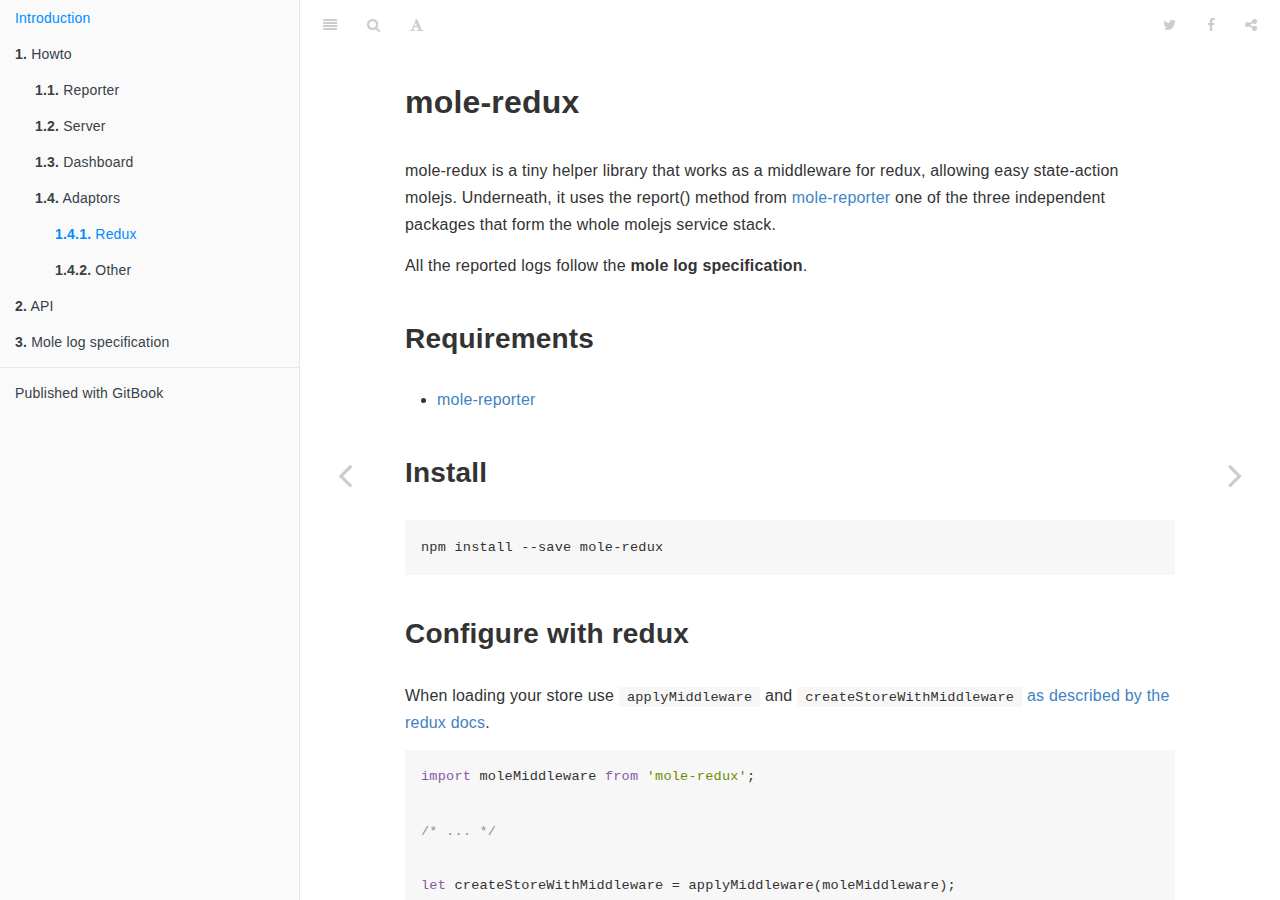
<file: docs/howto/adaptors/redux.html>
<!DOCTYPE HTML>
<html lang="en" >
    
    <head>
        
        <meta charset="UTF-8">
        <meta http-equiv="X-UA-Compatible" content="IE=edge" />
        <title>Redux | Mole.js</title>
        <meta content="text/html; charset=utf-8" http-equiv="Content-Type">
        <meta name="description" content="">
        <meta name="generator" content="GitBook 2.5.2">
        
        
        <meta name="HandheldFriendly" content="true"/>
        <meta name="viewport" content="width=device-width, initial-scale=1, user-scalable=no">
        <meta name="apple-mobile-web-app-capable" content="yes">
        <meta name="apple-mobile-web-app-status-bar-style" content="black">
        <link rel="apple-touch-icon-precomposed" sizes="152x152" href="../../gitbook/images/apple-touch-icon-precomposed-152.png">
        <link rel="shortcut icon" href="../../gitbook/images/favicon.ico" type="image/x-icon">
        
    <link rel="stylesheet" href="../../gitbook/style.css">
    
        
        <link rel="stylesheet" href="../../gitbook/plugins/gitbook-plugin-highlight/website.css">
        
    
        
        <link rel="stylesheet" href="../../gitbook/plugins/gitbook-plugin-search/search.css">
        
    
        
        <link rel="stylesheet" href="../../gitbook/plugins/gitbook-plugin-fontsettings/website.css">
        
    
    

        
    
    
    <link rel="next" href="../../howto/adaptors/other.html" />
    
    
    <link rel="prev" href="../../howto/adaptors/index.html" />
    

        
    </head>
    <body>
        
        
    <div class="book" data-level="1.4.1" data-chapter-title="Redux" data-filepath="howto/adaptors/redux.md" data-basepath="../.." data-revision="Fri Nov 20 2015 16:34:01 GMT+0100 (CET)">
    

<div class="book-summary">
    <nav role="navigation">
        <ul class="summary">
            
            
            
            

            

            
    
        <li class="chapter " data-level="0" data-path="index.html">
            
                
                    <a href="../../index.html">
                
                        <i class="fa fa-check"></i>
                        
                        Introduction
                    </a>
            
            
        </li>
    
        <li class="chapter " data-level="1" data-path="howto/index.html">
            
                
                    <a href="../../howto/index.html">
                
                        <i class="fa fa-check"></i>
                        
                            <b>1.</b>
                        
                        Howto
                    </a>
            
            
            <ul class="articles">
                
    
        <li class="chapter " data-level="1.1" data-path="howto/reporter/index.html">
            
                
                    <a href="../../howto/reporter/index.html">
                
                        <i class="fa fa-check"></i>
                        
                            <b>1.1.</b>
                        
                        Reporter
                    </a>
            
            
        </li>
    
        <li class="chapter " data-level="1.2" data-path="howto/server/index.html">
            
                
                    <a href="../../howto/server/index.html">
                
                        <i class="fa fa-check"></i>
                        
                            <b>1.2.</b>
                        
                        Server
                    </a>
            
            
        </li>
    
        <li class="chapter " data-level="1.3" data-path="howto/dashboard/index.html">
            
                
                    <a href="../../howto/dashboard/index.html">
                
                        <i class="fa fa-check"></i>
                        
                            <b>1.3.</b>
                        
                        Dashboard
                    </a>
            
            
        </li>
    
        <li class="chapter " data-level="1.4" data-path="howto/adaptors/index.html">
            
                
                    <a href="../../howto/adaptors/index.html">
                
                        <i class="fa fa-check"></i>
                        
                            <b>1.4.</b>
                        
                        Adaptors
                    </a>
            
            
            <ul class="articles">
                
    
        <li class="chapter active" data-level="1.4.1" data-path="howto/adaptors/redux.html">
            
                
                    <a href="../../howto/adaptors/redux.html">
                
                        <i class="fa fa-check"></i>
                        
                            <b>1.4.1.</b>
                        
                        Redux
                    </a>
            
            
        </li>
    
        <li class="chapter " data-level="1.4.2" data-path="howto/adaptors/other.html">
            
                
                    <a href="../../howto/adaptors/other.html">
                
                        <i class="fa fa-check"></i>
                        
                            <b>1.4.2.</b>
                        
                        Other
                    </a>
            
            
        </li>
    

            </ul>
            
        </li>
    

            </ul>
            
        </li>
    
        <li class="chapter " data-level="2" data-path="api/index.html">
            
                
                    <a href="../../api/index.html">
                
                        <i class="fa fa-check"></i>
                        
                            <b>2.</b>
                        
                        API
                    </a>
            
            
        </li>
    
        <li class="chapter " data-level="3" data-path="mole-log/index.html">
            
                
                    <a href="../../mole-log/index.html">
                
                        <i class="fa fa-check"></i>
                        
                            <b>3.</b>
                        
                        Mole log specification
                    </a>
            
            
        </li>
    


            
            <li class="divider"></li>
            <li>
                <a href="https://www.gitbook.com" target="blank" class="gitbook-link">
                    Published with GitBook
                </a>
            </li>
            
        </ul>
    </nav>
</div>

    <div class="book-body">
        <div class="body-inner">
            <div class="book-header" role="navigation">
    <!-- Actions Left -->
    

    <!-- Title -->
    <h1>
        <i class="fa fa-circle-o-notch fa-spin"></i>
        <a href="../../" >Mole.js</a>
    </h1>
</div>

            <div class="page-wrapper" tabindex="-1" role="main">
                <div class="page-inner">
                
                
                    <section class="normal" id="section-">
                    
                        <h1 id="moleredux">mole-redux</h1>
<p>mole-redux is a tiny helper library that works as a middleware for redux, allowing easy
state-action molejs. Underneath, it uses the report() method from
<a href="https://github.com/molejs/mole-reporter" target="_blank">mole-reporter</a> one of the three independent packages that
form the whole molejs service stack.</p>
<p>All the reported logs follow the <strong>mole log specification</strong>.</p>
<h2 id="requirements">Requirements</h2>
<ul>
<li><a href="https://github.com/molejs/mole-reporter" target="_blank">mole-reporter</a></li>
</ul>
<h2 id="install">Install</h2>
<pre><code class="lang-bash">npm install --save mole-redux
</code></pre>
<h2 id="configure-with-redux">Configure with redux</h2>
<p>When loading your store use <code>applyMiddleware</code> and <code>createStoreWithMiddleware</code>
<a href="https://rackt.github.io/redux/docs/advanced/Middleware.html" target="_blank">as described by the redux docs</a>.</p>
<pre><code class="lang-javascript"><span class="hljs-keyword">import</span> moleMiddleware <span class="hljs-keyword">from</span> <span class="hljs-string">&apos;mole-redux&apos;</span>;

<span class="hljs-comment">/* ... */</span>

<span class="hljs-keyword">let</span> createStoreWithMiddleware = applyMiddleware(moleMiddleware);
<span class="hljs-keyword">let</span> appReducers = combineReducers(reducers);
<span class="hljs-keyword">let</span> store = createStoreWithMiddleware(appReducers);
</code></pre>
<h2 id="error-logging">Error logging</h2>
<p>In order to actually do the logging you still need to integrate mole-reporter to
implement the report and config methods.</p>
<p>The first thing, is to surround your application&apos;s entry point in a try-catch block.
In react, this would look something like the following, though YMMV.</p>
<pre><code class="lang-javascript"><span class="hljs-keyword">import</span> Mole <span class="hljs-keyword">from</span> <span class="hljs-string">&apos;mole-reporter&apos;</span>;
<span class="hljs-keyword">import</span> fetch <span class="hljs-keyword">from</span> <span class="hljs-string">&apos;fetch&apos;</span>;
<span class="hljs-comment">/* import Component */</span>

Mole.config({url: <span class="hljs-string">&apos;http://api.example.com/mole&apos;</span>});

<span class="hljs-keyword">try</span> {
  React.render(Component, <span class="hljs-built_in">document</span>.body);
} <span class="hljs-keyword">catch</span> (error) {
  Mole.report(error);
}
</code></pre>

                    
                    </section>
                
                
                </div>
            </div>
        </div>

        
        <a href="../../howto/adaptors/index.html" class="navigation navigation-prev " aria-label="Previous page: Adaptors"><i class="fa fa-angle-left"></i></a>
        
        
        <a href="../../howto/adaptors/other.html" class="navigation navigation-next " aria-label="Next page: Other"><i class="fa fa-angle-right"></i></a>
        
    </div>
</div>

        
<script src="../../gitbook/app.js"></script>

    
    <script src="../../gitbook/plugins/gitbook-plugin-search/lunr.min.js"></script>
    

    
    <script src="../../gitbook/plugins/gitbook-plugin-search/search.js"></script>
    

    
    <script src="../../gitbook/plugins/gitbook-plugin-sharing/buttons.js"></script>
    

    
    <script src="../../gitbook/plugins/gitbook-plugin-fontsettings/buttons.js"></script>
    

<script>
require(["gitbook"], function(gitbook) {
    var config = {"highlight":{},"search":{},"sharing":{"facebook":true,"twitter":true,"google":false,"weibo":false,"instapaper":false,"vk":false,"all":["facebook","google","twitter","weibo","instapaper"]},"fontsettings":{"theme":"white","family":"sans","size":2}};
    gitbook.start(config);
});
</script>

        
    </body>
    
</html>
</file>
<file: css/style.css>
body {
  font-family: 'Roboto', 'Helvetica Neue', sans-serif;
  font-size: 14px;
}

* {
  outline: none;
  box-sizing: border-box;
}

.header {
  text-align: center;
  background-color: #F3F3F3;
  padding: 2em;
}

.header > .logo {
  background: transparent url(../img/mole.png) center center no-repeat;
  width: 200px;
  height: 200px;
  background-size: contain;
  display: block;
  margin: 0 auto;
}

.header > h1 {
  font-weight: 100;
  font-size: 4em;
  color: rgb(46, 44, 59);
}

.header > p {
  font-family: 'Lora', serif;
  font-weight: bold;
  font-size: 1.7em;
  color: rgb(103, 102, 114);
}

nav {
  margin: 3em 0 1em 0;
}

nav > ul {
  list-style: none;
  padding: 0;
}

nav > ul > li {
  display: inline-block;
}

nav > ul > li > a {
  text-transform: uppercase;
  font-weight: bold;
  font-size: 1.1em;
  letter-spacing: 0.05em;
  color: rgba(0, 0, 0, .5);
  padding: .5em 1em;
  text-decoration: none;
  transition: all 200ms ease-in-out;
  border-radius: 3px;
}

nav > ul > li > a:hover {
  color: white;
  background: rgb(193, 71, 131);
}

.features {
  width: 90%;
  max-width: 550px;
  margin: 2em auto;
}

.feature {
  padding-bottom: 1em;
}

.feature + .feature {
  padding-top: 1em;
  border-top: 1px solid rgba(0, 0, 0, .05);
}

.feature > h2 {
  color: rgb(103, 102, 114);
  font-family: 'Lora', serif;
  font-weight: bold;
  font-size: 1.6em;
  text-align: center;
}

.feature > p {
  color: rgba(0, 0, 0, .6);
  text-align: justify;
}

.feature > p > b {
  font-weight: bolder;
}

.footer {
  background-color: #F3F3F3;
  padding: 1em;
}

.authors {
  width: 90%;
  max-width: 550px;
  margin: 0 auto;
  text-align: center;
}

.authors a {
  color: rgb(46, 44, 59);
  font-weight: bold;
  transition: all 200ms ease-in;
}

.authors a:hover {
  color: rgb(193, 71, 131);
}

.heart {
  color: rgb(193, 71, 131);
}
</file>
<file: docs/gitbook/plugins/gitbook-plugin-highlight/website.css>
.book .book-body .page-wrapper .page-inner section.normal pre,
.book .book-body .page-wrapper .page-inner section.normal code {
  /* http://jmblog.github.com/color-themes-for-google-code-highlightjs */
  /* Tomorrow Comment */
  /* Tomorrow Red */
  /* Tomorrow Orange */
  /* Tomorrow Yellow */
  /* Tomorrow Green */
  /* Tomorrow Aqua */
  /* Tomorrow Blue */
  /* Tomorrow Purple */
}
.book .book-body .page-wrapper .page-inner section.normal pre .hljs-comment,
.book .book-body .page-wrapper .page-inner section.normal code .hljs-comment,
.book .book-body .page-wrapper .page-inner section.normal pre .hljs-title,
.book .book-body .page-wrapper .page-inner section.normal code .hljs-title {
  color: #8e908c;
}
.book .book-body .page-wrapper .page-inner section.normal pre .hljs-variable,
.book .book-body .page-wrapper .page-inner section.normal code .hljs-variable,
.book .book-body .page-wrapper .page-inner section.normal pre .hljs-attribute,
.book .book-body .page-wrapper .page-inner section.normal code .hljs-attribute,
.book .book-body .page-wrapper .page-inner section.normal pre .hljs-tag,
.book .book-body .page-wrapper .page-inner section.normal code .hljs-tag,
.book .book-body .page-wrapper .page-inner section.normal pre .hljs-regexp,
.book .book-body .page-wrapper .page-inner section.normal code .hljs-regexp,
.book .book-body .page-wrapper .page-inner section.normal pre .ruby .hljs-constant,
.book .book-body .page-wrapper .page-inner section.normal code .ruby .hljs-constant,
.book .book-body .page-wrapper .page-inner section.normal pre .xml .hljs-tag .hljs-title,
.book .book-body .page-wrapper .page-inner section.normal code .xml .hljs-tag .hljs-title,
.book .book-body .page-wrapper .page-inner section.normal pre .xml .hljs-pi,
.book .book-body .page-wrapper .page-inner section.normal code .xml .hljs-pi,
.book .book-body .page-wrapper .page-inner section.normal pre .xml .hljs-doctype,
.book .book-body .page-wrapper .page-inner section.normal code .xml .hljs-doctype,
.book .book-body .page-wrapper .page-inner section.normal pre .html .hljs-doctype,
.book .book-body .page-wrapper .page-inner section.normal code .html .hljs-doctype,
.book .book-body .page-wrapper .page-inner section.normal pre .css .hljs-id,
.book .book-body .page-wrapper .page-inner section.normal code .css .hljs-id,
.book .book-body .page-wrapper .page-inner section.normal pre .css .hljs-class,
.book .book-body .page-wrapper .page-inner section.normal code .css .hljs-class,
.book .book-body .page-wrapper .page-inner section.normal pre .css .hljs-pseudo,
.book .book-body .page-wrapper .page-inner section.normal code .css .hljs-pseudo {
  color: #c82829;
}
.book .book-body .page-wrapper .page-inner section.normal pre .hljs-number,
.book .book-body .page-wrapper .page-inner section.normal code .hljs-number,
.book .book-body .page-wrapper .page-inner section.normal pre .hljs-preprocessor,
.book .book-body .page-wrapper .page-inner section.normal code .hljs-preprocessor,
.book .book-body .page-wrapper .page-inner section.normal pre .hljs-pragma,
.book .book-body .page-wrapper .page-inner section.normal code .hljs-pragma,
.book .book-body .page-wrapper .page-inner section.normal pre .hljs-built_in,
.book .book-body .page-wrapper .page-inner section.normal code .hljs-built_in,
.book .book-body .page-wrapper .page-inner section.normal pre .hljs-literal,
.book .book-body .page-wrapper .page-inner section.normal code .hljs-literal,
.book .book-body .page-wrapper .page-inner section.normal pre .hljs-params,
.book .book-body .page-wrapper .page-inner section.normal code .hljs-params,
.book .book-body .page-wrapper .page-inner section.normal pre .hljs-constant,
.book .book-body .page-wrapper .page-inner section.normal code .hljs-constant {
  color: #f5871f;
}
.book .book-body .page-wrapper .page-inner section.normal pre .ruby .hljs-class .hljs-title,
.book .book-body .page-wrapper .page-inner section.normal code .ruby .hljs-class .hljs-title,
.book .book-body .page-wrapper .page-inner section.normal pre .css .hljs-rules .hljs-attribute,
.book .book-body .page-wrapper .page-inner section.normal code .css .hljs-rules .hljs-attribute {
  color: #eab700;
}
.book .book-body .page-wrapper .page-inner section.normal pre .hljs-string,
.book .book-body .page-wrapper .page-inner section.normal code .hljs-string,
.book .book-body .page-wrapper .page-inner section.normal pre .hljs-value,
.book .book-body .page-wrapper .page-inner section.normal code .hljs-value,
.book .book-body .page-wrapper .page-inner section.normal pre .hljs-inheritance,
.book .book-body .page-wrapper .page-inner section.normal code .hljs-inheritance,
.book .book-body .page-wrapper .page-inner section.normal pre .hljs-header,
.book .book-body .page-wrapper .page-inner section.normal code .hljs-header,
.book .book-body .page-wrapper .page-inner section.normal pre .ruby .hljs-symbol,
.book .book-body .page-wrapper .page-inner section.normal code .ruby .hljs-symbol,
.book .book-body .page-wrapper .page-inner section.normal pre .xml .hljs-cdata,
.book .book-body .page-wrapper .page-inner section.normal code .xml .hljs-cdata {
  color: #718c00;
}
.book .book-body .page-wrapper .page-inner section.normal pre .css .hljs-hexcolor,
.book .book-body .page-wrapper .page-inner section.normal code .css .hljs-hexcolor {
  color: #3e999f;
}
.book .book-body .page-wrapper .page-inner section.normal pre .hljs-function,
.book .book-body .page-wrapper .page-inner section.normal code .hljs-function,
.book .book-body .page-wrapper .page-inner section.normal pre .python .hljs-decorator,
.book .book-body .page-wrapper .page-inner section.normal code .python .hljs-decorator,
.book .book-body .page-wrapper .page-inner section.normal pre .python .hljs-title,
.book .book-body .page-wrapper .page-inner section.normal code .python .hljs-title,
.book .book-body .page-wrapper .page-inner section.normal pre .ruby .hljs-function .hljs-title,
.book .book-body .page-wrapper .page-inner section.normal code .ruby .hljs-function .hljs-title,
.book .book-body .page-wrapper .page-inner section.normal pre .ruby .hljs-title .hljs-keyword,
.book .book-body .page-wrapper .page-inner section.normal code .ruby .hljs-title .hljs-keyword,
.book .book-body .page-wrapper .page-inner section.normal pre .perl .hljs-sub,
.book .book-body .page-wrapper .page-inner section.normal code .perl .hljs-sub,
.book .book-body .page-wrapper .page-inner section.normal pre .javascript .hljs-title,
.book .book-body .page-wrapper .page-inner section.normal code .javascript .hljs-title,
.book .book-body .page-wrapper .page-inner section.normal pre .coffeescript .hljs-title,
.book .book-body .page-wrapper .page-inner section.normal code .coffeescript .hljs-title {
  color: #4271ae;
}
.book .book-body .page-wrapper .page-inner section.normal pre .hljs-keyword,
.book .book-body .page-wrapper .page-inner section.normal code .hljs-keyword,
.book .book-body .page-wrapper .page-inner section.normal pre .javascript .hljs-function,
.book .book-body .page-wrapper .page-inner section.normal code .javascript .hljs-function {
  color: #8959a8;
}
.book .book-body .page-wrapper .page-inner section.normal pre .hljs,
.book .book-body .page-wrapper .page-inner section.normal code .hljs {
  display: block;
  background: white;
  color: #4d4d4c;
  padding: 0.5em;
}
.book .book-body .page-wrapper .page-inner section.normal pre .coffeescript .javascript,
.book .book-body .page-wrapper .page-inner section.normal code .coffeescript .javascript,
.book .book-body .page-wrapper .page-inner section.normal pre .javascript .xml,
.book .book-body .page-wrapper .page-inner section.normal code .javascript .xml,
.book .book-body .page-wrapper .page-inner section.normal pre .tex .hljs-formula,
.book .book-body .page-wrapper .page-inner section.normal code .tex .hljs-formula,
.book .book-body .page-wrapper .page-inner section.normal pre .xml .javascript,
.book .book-body .page-wrapper .page-inner section.normal code .xml .javascript,
.book .book-body .page-wrapper .page-inner section.normal pre .xml .vbscript,
.book .book-body .page-wrapper .page-inner section.normal code .xml .vbscript,
.book .book-body .page-wrapper .page-inner section.normal pre .xml .css,
.book .book-body .page-wrapper .page-inner section.normal code .xml .css,
.book .book-body .page-wrapper .page-inner section.normal pre .xml .hljs-cdata,
.book .book-body .page-wrapper .page-inner section.normal code .xml .hljs-cdata {
  opacity: 0.5;
}
.book.color-theme-1 .book-body .page-wrapper .page-inner section.normal pre,
.book.color-theme-1 .book-body .page-wrapper .page-inner section.normal code {
  /*

Orginal Style from ethanschoonover.com/solarized (c) Jeremy Hull <sourdrums@gmail.com>

*/
  /* Solarized Green */
  /* Solarized Cyan */
  /* Solarized Blue */
  /* Solarized Yellow */
  /* Solarized Orange */
  /* Solarized Red */
  /* Solarized Violet */
}
.book.color-theme-1 .book-body .page-wrapper .page-inner section.normal pre .hljs,
.book.color-theme-1 .book-body .page-wrapper .page-inner section.normal code .hljs {
  display: block;
  padding: 0.5em;
  background: #fdf6e3;
  color: #657b83;
}
.book.color-theme-1 .book-body .page-wrapper .page-inner section.normal pre .hljs-comment,
.book.color-theme-1 .book-body .page-wrapper .page-inner section.normal code .hljs-comment,
.book.color-theme-1 .book-body .page-wrapper .page-inner section.normal pre .hljs-template_comment,
.book.color-theme-1 .book-body .page-wrapper .page-inner section.normal code .hljs-template_comment,
.book.color-theme-1 .book-body .page-wrapper .page-inner section.normal pre .diff .hljs-header,
.book.color-theme-1 .book-body .page-wrapper .page-inner section.normal code .diff .hljs-header,
.book.color-theme-1 .book-body .page-wrapper .page-inner section.normal pre .hljs-doctype,
.book.color-theme-1 .book-body .page-wrapper .page-inner section.normal code .hljs-doctype,
.book.color-theme-1 .book-body .page-wrapper .page-inner section.normal pre .hljs-pi,
.book.color-theme-1 .book-body .page-wrapper .page-inner section.normal code .hljs-pi,
.book.color-theme-1 .book-body .page-wrapper .page-inner section.normal pre .lisp .hljs-string,
.book.color-theme-1 .book-body .page-wrapper .page-inner section.normal code .lisp .hljs-string,
.book.color-theme-1 .book-body .page-wrapper .page-inner section.normal pre .hljs-javadoc,
.book.color-theme-1 .book-body .page-wrapper .page-inner section.normal code .hljs-javadoc {
  color: #93a1a1;
}
.book.color-theme-1 .book-body .page-wrapper .page-inner section.normal pre .hljs-keyword,
.book.color-theme-1 .book-body .page-wrapper .page-inner section.normal code .hljs-keyword,
.book.color-theme-1 .book-body .page-wrapper .page-inner section.normal pre .hljs-winutils,
.book.color-theme-1 .book-body .page-wrapper .page-inner section.normal code .hljs-winutils,
.book.color-theme-1 .book-body .page-wrapper .page-inner section.normal pre .method,
.book.color-theme-1 .book-body .page-wrapper .page-inner section.normal code .method,
.book.color-theme-1 .book-body .page-wrapper .page-inner section.normal pre .hljs-addition,
.book.color-theme-1 .book-body .page-wrapper .page-inner section.normal code .hljs-addition,
.book.color-theme-1 .book-body .page-wrapper .page-inner section.normal pre .css .hljs-tag,
.book.color-theme-1 .book-body .page-wrapper .page-inner section.normal code .css .hljs-tag,
.book.color-theme-1 .book-body .page-wrapper .page-inner section.normal pre .hljs-request,
.book.color-theme-1 .book-body .page-wrapper .page-inner section.normal code .hljs-request,
.book.color-theme-1 .book-body .page-wrapper .page-inner section.normal pre .hljs-status,
.book.color-theme-1 .book-body .page-wrapper .page-inner section.normal code .hljs-status,
.book.color-theme-1 .book-body .page-wrapper .page-inner section.normal pre .nginx .hljs-title,
.book.color-theme-1 .book-body .page-wrapper .page-inner section.normal code .nginx .hljs-title {
  color: #859900;
}
.book.color-theme-1 .book-body .page-wrapper .page-inner section.normal pre .hljs-number,
.book.color-theme-1 .book-body .page-wrapper .page-inner section.normal code .hljs-number,
.book.color-theme-1 .book-body .page-wrapper .page-inner section.normal pre .hljs-command,
.book.color-theme-1 .book-body .page-wrapper .page-inner section.normal code .hljs-command,
.book.color-theme-1 .book-body .page-wrapper .page-inner section.normal pre .hljs-string,
.book.color-theme-1 .book-body .page-wrapper .page-inner section.normal code .hljs-string,
.book.color-theme-1 .book-body .page-wrapper .page-inner section.normal pre .hljs-tag .hljs-value,
.book.color-theme-1 .book-body .page-wrapper .page-inner section.normal code .hljs-tag .hljs-value,
.book.color-theme-1 .book-body .page-wrapper .page-inner section.normal pre .hljs-rules .hljs-value,
.book.color-theme-1 .book-body .page-wrapper .page-inner section.normal code .hljs-rules .hljs-value,
.book.color-theme-1 .book-body .page-wrapper .page-inner section.normal pre .hljs-phpdoc,
.book.color-theme-1 .book-body .page-wrapper .page-inner section.normal code .hljs-phpdoc,
.book.color-theme-1 .book-body .page-wrapper .page-inner section.normal pre .tex .hljs-formula,
.book.color-theme-1 .book-body .page-wrapper .page-inner section.normal code .tex .hljs-formula,
.book.color-theme-1 .book-body .page-wrapper .page-inner section.normal pre .hljs-regexp,
.book.color-theme-1 .book-body .page-wrapper .page-inner section.normal code .hljs-regexp,
.book.color-theme-1 .book-body .page-wrapper .page-inner section.normal pre .hljs-hexcolor,
.book.color-theme-1 .book-body .page-wrapper .page-inner section.normal code .hljs-hexcolor,
.book.color-theme-1 .book-body .page-wrapper .page-inner section.normal pre .hljs-link_url,
.book.color-theme-1 .book-body .page-wrapper .page-inner section.normal code .hljs-link_url {
  color: #2aa198;
}
.book.color-theme-1 .book-body .page-wrapper .page-inner section.normal pre .hljs-title,
.book.color-theme-1 .book-body .page-wrapper .page-inner section.normal code .hljs-title,
.book.color-theme-1 .book-body .page-wrapper .page-inner section.normal pre .hljs-localvars,
.book.color-theme-1 .book-body .page-wrapper .page-inner section.normal code .hljs-localvars,
.book.color-theme-1 .book-body .page-wrapper .page-inner section.normal pre .hljs-chunk,
.book.color-theme-1 .book-body .page-wrapper .page-inner section.normal code .hljs-chunk,
.book.color-theme-1 .book-body .page-wrapper .page-inner section.normal pre .hljs-decorator,
.book.color-theme-1 .book-body .page-wrapper .page-inner section.normal code .hljs-decorator,
.book.color-theme-1 .book-body .page-wrapper .page-inner section.normal pre .hljs-built_in,
.book.color-theme-1 .book-body .page-wrapper .page-inner section.normal code .hljs-built_in,
.book.color-theme-1 .book-body .page-wrapper .page-inner section.normal pre .hljs-identifier,
.book.color-theme-1 .book-body .page-wrapper .page-inner section.normal code .hljs-identifier,
.book.color-theme-1 .book-body .page-wrapper .page-inner section.normal pre .vhdl .hljs-literal,
.book.color-theme-1 .book-body .page-wrapper .page-inner section.normal code .vhdl .hljs-literal,
.book.color-theme-1 .book-body .page-wrapper .page-inner section.normal pre .hljs-id,
.book.color-theme-1 .book-body .page-wrapper .page-inner section.normal code .hljs-id,
.book.color-theme-1 .book-body .page-wrapper .page-inner section.normal pre .css .hljs-function,
.book.color-theme-1 .book-body .page-wrapper .page-inner section.normal code .css .hljs-function {
  color: #268bd2;
}
.book.color-theme-1 .book-body .page-wrapper .page-inner section.normal pre .hljs-attribute,
.book.color-theme-1 .book-body .page-wrapper .page-inner section.normal code .hljs-attribute,
.book.color-theme-1 .book-body .page-wrapper .page-inner section.normal pre .hljs-variable,
.book.color-theme-1 .book-body .page-wrapper .page-inner section.normal code .hljs-variable,
.book.color-theme-1 .book-body .page-wrapper .page-inner section.normal pre .lisp .hljs-body,
.book.color-theme-1 .book-body .page-wrapper .page-inner section.normal code .lisp .hljs-body,
.book.color-theme-1 .book-body .page-wrapper .page-inner section.normal pre .smalltalk .hljs-number,
.book.color-theme-1 .book-body .page-wrapper .page-inner section.normal code .smalltalk .hljs-number,
.book.color-theme-1 .book-body .page-wrapper .page-inner section.normal pre .hljs-constant,
.book.color-theme-1 .book-body .page-wrapper .page-inner section.normal code .hljs-constant,
.book.color-theme-1 .book-body .page-wrapper .page-inner section.normal pre .hljs-class .hljs-title,
.book.color-theme-1 .book-body .page-wrapper .page-inner section.normal code .hljs-class .hljs-title,
.book.color-theme-1 .book-body .page-wrapper .page-inner section.normal pre .hljs-parent,
.book.color-theme-1 .book-body .page-wrapper .page-inner section.normal code .hljs-parent,
.book.color-theme-1 .book-body .page-wrapper .page-inner section.normal pre .haskell .hljs-type,
.book.color-theme-1 .book-body .page-wrapper .page-inner section.normal code .haskell .hljs-type,
.book.color-theme-1 .book-body .page-wrapper .page-inner section.normal pre .hljs-link_reference,
.book.color-theme-1 .book-body .page-wrapper .page-inner section.normal code .hljs-link_reference {
  color: #b58900;
}
.book.color-theme-1 .book-body .page-wrapper .page-inner section.normal pre .hljs-preprocessor,
.book.color-theme-1 .book-body .page-wrapper .page-inner section.normal code .hljs-preprocessor,
.book.color-theme-1 .book-body .page-wrapper .page-inner section.normal pre .hljs-preprocessor .hljs-keyword,
.book.color-theme-1 .book-body .page-wrapper .page-inner section.normal code .hljs-preprocessor .hljs-keyword,
.book.color-theme-1 .book-body .page-wrapper .page-inner section.normal pre .hljs-pragma,
.book.color-theme-1 .book-body .page-wrapper .page-inner section.normal code .hljs-pragma,
.book.color-theme-1 .book-body .page-wrapper .page-inner section.normal pre .hljs-shebang,
.book.color-theme-1 .book-body .page-wrapper .page-inner section.normal code .hljs-shebang,
.book.color-theme-1 .book-body .page-wrapper .page-inner section.normal pre .hljs-symbol,
.book.color-theme-1 .book-body .page-wrapper .page-inner section.normal code .hljs-symbol,
.book.color-theme-1 .book-body .page-wrapper .page-inner section.normal pre .hljs-symbol .hljs-string,
.book.color-theme-1 .book-body .page-wrapper .page-inner section.normal code .hljs-symbol .hljs-string,
.book.color-theme-1 .book-body .page-wrapper .page-inner section.normal pre .diff .hljs-change,
.book.color-theme-1 .book-body .page-wrapper .page-inner section.normal code .diff .hljs-change,
.book.color-theme-1 .book-body .page-wrapper .page-inner section.normal pre .hljs-special,
.book.color-theme-1 .book-body .page-wrapper .page-inner section.normal code .hljs-special,
.book.color-theme-1 .book-body .page-wrapper .page-inner section.normal pre .hljs-attr_selector,
.book.color-theme-1 .book-body .page-wrapper .page-inner section.normal code .hljs-attr_selector,
.book.color-theme-1 .book-body .page-wrapper .page-inner section.normal pre .hljs-subst,
.book.color-theme-1 .book-body .page-wrapper .page-inner section.normal code .hljs-subst,
.book.color-theme-1 .book-body .page-wrapper .page-inner section.normal pre .hljs-cdata,
.book.color-theme-1 .book-body .page-wrapper .page-inner section.normal code .hljs-cdata,
.book.color-theme-1 .book-body .page-wrapper .page-inner section.normal pre .clojure .hljs-title,
.book.color-theme-1 .book-body .page-wrapper .page-inner section.normal code .clojure .hljs-title,
.book.color-theme-1 .book-body .page-wrapper .page-inner section.normal pre .css .hljs-pseudo,
.book.color-theme-1 .book-body .page-wrapper .page-inner section.normal code .css .hljs-pseudo,
.book.color-theme-1 .book-body .page-wrapper .page-inner section.normal pre .hljs-header,
.book.color-theme-1 .book-body .page-wrapper .page-inner section.normal code .hljs-header {
  color: #cb4b16;
}
.book.color-theme-1 .book-body .page-wrapper .page-inner section.normal pre .hljs-deletion,
.book.color-theme-1 .book-body .page-wrapper .page-inner section.normal code .hljs-deletion,
.book.color-theme-1 .book-body .page-wrapper .page-inner section.normal pre .hljs-important,
.book.color-theme-1 .book-body .page-wrapper .page-inner section.normal code .hljs-important {
  color: #dc322f;
}
.book.color-theme-1 .book-body .page-wrapper .page-inner section.normal pre .hljs-link_label,
.book.color-theme-1 .book-body .page-wrapper .page-inner section.normal code .hljs-link_label {
  color: #6c71c4;
}
.book.color-theme-1 .book-body .page-wrapper .page-inner section.normal pre .tex .hljs-formula,
.book.color-theme-1 .book-body .page-wrapper .page-inner section.normal code .tex .hljs-formula {
  background: #eee8d5;
}
.book.color-theme-2 .book-body .page-wrapper .page-inner section.normal pre,
.book.color-theme-2 .book-body .page-wrapper .page-inner section.normal code {
  /* Tomorrow Night Bright Theme */
  /* Original theme - https://github.com/chriskempson/tomorrow-theme */
  /* http://jmblog.github.com/color-themes-for-google-code-highlightjs */
  /* Tomorrow Comment */
  /* Tomorrow Red */
  /* Tomorrow Orange */
  /* Tomorrow Yellow */
  /* Tomorrow Green */
  /* Tomorrow Aqua */
  /* Tomorrow Blue */
  /* Tomorrow Purple */
}
.book.color-theme-2 .book-body .page-wrapper .page-inner section.normal pre .hljs-comment,
.book.color-theme-2 .book-body .page-wrapper .page-inner section.normal code .hljs-comment,
.book.color-theme-2 .book-body .page-wrapper .page-inner section.normal pre .hljs-title,
.book.color-theme-2 .book-body .page-wrapper .page-inner section.normal code .hljs-title {
  color: #969896;
}
.book.color-theme-2 .book-body .page-wrapper .page-inner section.normal pre .hljs-variable,
.book.color-theme-2 .book-body .page-wrapper .page-inner section.normal code .hljs-variable,
.book.color-theme-2 .book-body .page-wrapper .page-inner section.normal pre .hljs-attribute,
.book.color-theme-2 .book-body .page-wrapper .page-inner section.normal code .hljs-attribute,
.book.color-theme-2 .book-body .page-wrapper .page-inner section.normal pre .hljs-tag,
.book.color-theme-2 .book-body .page-wrapper .page-inner section.normal code .hljs-tag,
.book.color-theme-2 .book-body .page-wrapper .page-inner section.normal pre .hljs-regexp,
.book.color-theme-2 .book-body .page-wrapper .page-inner section.normal code .hljs-regexp,
.book.color-theme-2 .book-body .page-wrapper .page-inner section.normal pre .ruby .hljs-constant,
.book.color-theme-2 .book-body .page-wrapper .page-inner section.normal code .ruby .hljs-constant,
.book.color-theme-2 .book-body .page-wrapper .page-inner section.normal pre .xml .hljs-tag .hljs-title,
.book.color-theme-2 .book-body .page-wrapper .page-inner section.normal code .xml .hljs-tag .hljs-title,
.book.color-theme-2 .book-body .page-wrapper .page-inner section.normal pre .xml .hljs-pi,
.book.color-theme-2 .book-body .page-wrapper .page-inner section.normal code .xml .hljs-pi,
.book.color-theme-2 .book-body .page-wrapper .page-inner section.normal pre .xml .hljs-doctype,
.book.color-theme-2 .book-body .page-wrapper .page-inner section.normal code .xml .hljs-doctype,
.book.color-theme-2 .book-body .page-wrapper .page-inner section.normal pre .html .hljs-doctype,
.book.color-theme-2 .book-body .page-wrapper .page-inner section.normal code .html .hljs-doctype,
.book.color-theme-2 .book-body .page-wrapper .page-inner section.normal pre .css .hljs-id,
.book.color-theme-2 .book-body .page-wrapper .page-inner section.normal code .css .hljs-id,
.book.color-theme-2 .book-body .page-wrapper .page-inner section.normal pre .css .hljs-class,
.book.color-theme-2 .book-body .page-wrapper .page-inner section.normal code .css .hljs-class,
.book.color-theme-2 .book-body .page-wrapper .page-inner section.normal pre .css .hljs-pseudo,
.book.color-theme-2 .book-body .page-wrapper .page-inner section.normal code .css .hljs-pseudo {
  color: #d54e53;
}
.book.color-theme-2 .book-body .page-wrapper .page-inner section.normal pre .hljs-number,
.book.color-theme-2 .book-body .page-wrapper .page-inner section.normal code .hljs-number,
.book.color-theme-2 .book-body .page-wrapper .page-inner section.normal pre .hljs-preprocessor,
.book.color-theme-2 .book-body .page-wrapper .page-inner section.normal code .hljs-preprocessor,
.book.color-theme-2 .book-body .page-wrapper .page-inner section.normal pre .hljs-pragma,
.book.color-theme-2 .book-body .page-wrapper .page-inner section.normal code .hljs-pragma,
.book.color-theme-2 .book-body .page-wrapper .page-inner section.normal pre .hljs-built_in,
.book.color-theme-2 .book-body .page-wrapper .page-inner section.normal code .hljs-built_in,
.book.color-theme-2 .book-body .page-wrapper .page-inner section.normal pre .hljs-literal,
.book.color-theme-2 .book-body .page-wrapper .page-inner section.normal code .hljs-literal,
.book.color-theme-2 .book-body .page-wrapper .page-inner section.normal pre .hljs-params,
.book.color-theme-2 .book-body .page-wrapper .page-inner section.normal code .hljs-params,
.book.color-theme-2 .book-body .page-wrapper .page-inner section.normal pre .hljs-constant,
.book.color-theme-2 .book-body .page-wrapper .page-inner section.normal code .hljs-constant {
  color: #e78c45;
}
.book.color-theme-2 .book-body .page-wrapper .page-inner section.normal pre .ruby .hljs-class .hljs-title,
.book.color-theme-2 .book-body .page-wrapper .page-inner section.normal code .ruby .hljs-class .hljs-title,
.book.color-theme-2 .book-body .page-wrapper .page-inner section.normal pre .css .hljs-rules .hljs-attribute,
.book.color-theme-2 .book-body .page-wrapper .page-inner section.normal code .css .hljs-rules .hljs-attribute {
  color: #e7c547;
}
.book.color-theme-2 .book-body .page-wrapper .page-inner section.normal pre .hljs-string,
.book.color-theme-2 .book-body .page-wrapper .page-inner section.normal code .hljs-string,
.book.color-theme-2 .book-body .page-wrapper .page-inner section.normal pre .hljs-value,
.book.color-theme-2 .book-body .page-wrapper .page-inner section.normal code .hljs-value,
.book.color-theme-2 .book-body .page-wrapper .page-inner section.normal pre .hljs-inheritance,
.book.color-theme-2 .book-body .page-wrapper .page-inner section.normal code .hljs-inheritance,
.book.color-theme-2 .book-body .page-wrapper .page-inner section.normal pre .hljs-header,
.book.color-theme-2 .book-body .page-wrapper .page-inner section.normal code .hljs-header,
.book.color-theme-2 .book-body .page-wrapper .page-inner section.normal pre .ruby .hljs-symbol,
.book.color-theme-2 .book-body .page-wrapper .page-inner section.normal code .ruby .hljs-symbol,
.book.color-theme-2 .book-body .page-wrapper .page-inner section.normal pre .xml .hljs-cdata,
.book.color-theme-2 .book-body .page-wrapper .page-inner section.normal code .xml .hljs-cdata {
  color: #b9ca4a;
}
.book.color-theme-2 .book-body .page-wrapper .page-inner section.normal pre .css .hljs-hexcolor,
.book.color-theme-2 .book-body .page-wrapper .page-inner section.normal code .css .hljs-hexcolor {
  color: #70c0b1;
}
.book.color-theme-2 .book-body .page-wrapper .page-inner section.normal pre .hljs-function,
.book.color-theme-2 .book-body .page-wrapper .page-inner section.normal code .hljs-function,
.book.color-theme-2 .book-body .page-wrapper .page-inner section.normal pre .python .hljs-decorator,
.book.color-theme-2 .book-body .page-wrapper .page-inner section.normal code .python .hljs-decorator,
.book.color-theme-2 .book-body .page-wrapper .page-inner section.normal pre .python .hljs-title,
.book.color-theme-2 .book-body .page-wrapper .page-inner section.normal code .python .hljs-title,
.book.color-theme-2 .book-body .page-wrapper .page-inner section.normal pre .ruby .hljs-function .hljs-title,
.book.color-theme-2 .book-body .page-wrapper .page-inner section.normal code .ruby .hljs-function .hljs-title,
.book.color-theme-2 .book-body .page-wrapper .page-inner section.normal pre .ruby .hljs-title .hljs-keyword,
.book.color-theme-2 .book-body .page-wrapper .page-inner section.normal code .ruby .hljs-title .hljs-keyword,
.book.color-theme-2 .book-body .page-wrapper .page-inner section.normal pre .perl .hljs-sub,
.book.color-theme-2 .book-body .page-wrapper .page-inner section.normal code .perl .hljs-sub,
.book.color-theme-2 .book-body .page-wrapper .page-inner section.normal pre .javascript .hljs-title,
.book.color-theme-2 .book-body .page-wrapper .page-inner section.normal code .javascript .hljs-title,
.book.color-theme-2 .book-body .page-wrapper .page-inner section.normal pre .coffeescript .hljs-title,
.book.color-theme-2 .book-body .page-wrapper .page-inner section.normal code .coffeescript .hljs-title {
  color: #7aa6da;
}
.book.color-theme-2 .book-body .page-wrapper .page-inner section.normal pre .hljs-keyword,
.book.color-theme-2 .book-body .page-wrapper .page-inner section.normal code .hljs-keyword,
.book.color-theme-2 .book-body .page-wrapper .page-inner section.normal pre .javascript .hljs-function,
.book.color-theme-2 .book-body .page-wrapper .page-inner section.normal code .javascript .hljs-function {
  color: #c397d8;
}
.book.color-theme-2 .book-body .page-wrapper .page-inner section.normal pre .hljs,
.book.color-theme-2 .book-body .page-wrapper .page-inner section.normal code .hljs {
  display: block;
  background: black;
  color: #eaeaea;
  padding: 0.5em;
}
.book.color-theme-2 .book-body .page-wrapper .page-inner section.normal pre .coffeescript .javascript,
.book.color-theme-2 .book-body .page-wrapper .page-inner section.normal code .coffeescript .javascript,
.book.color-theme-2 .book-body .page-wrapper .page-inner section.normal pre .javascript .xml,
.book.color-theme-2 .book-body .page-wrapper .page-inner section.normal code .javascript .xml,
.book.color-theme-2 .book-body .page-wrapper .page-inner section.normal pre .tex .hljs-formula,
.book.color-theme-2 .book-body .page-wrapper .page-inner section.normal code .tex .hljs-formula,
.book.color-theme-2 .book-body .page-wrapper .page-inner section.normal pre .xml .javascript,
.book.color-theme-2 .book-body .page-wrapper .page-inner section.normal code .xml .javascript,
.book.color-theme-2 .book-body .page-wrapper .page-inner section.normal pre .xml .vbscript,
.book.color-theme-2 .book-body .page-wrapper .page-inner section.normal code .xml .vbscript,
.book.color-theme-2 .book-body .page-wrapper .page-inner section.normal pre .xml .css,
.book.color-theme-2 .book-body .page-wrapper .page-inner section.normal code .xml .css,
.book.color-theme-2 .book-body .page-wrapper .page-inner section.normal pre .xml .hljs-cdata,
.book.color-theme-2 .book-body .page-wrapper .page-inner section.normal code .xml .hljs-cdata {
  opacity: 0.5;
}
</file>
<file: docs/gitbook/plugins/gitbook-plugin-search/search.css>
.book .book-summary .book-search {
  padding: 6px;
  background: transparent;
  position: absolute;
  top: -50px;
  left: 0px;
  right: 0px;
  transition: top 0.5s ease;
}
.book .book-summary .book-search input,
.book .book-summary .book-search input:focus,
.book .book-summary .book-search input:hover {
  width: 100%;
  background: transparent;
  border: 1px solid transparent;
  box-shadow: none;
  outline: none;
  line-height: 22px;
  padding: 7px 4px;
  color: inherit;
}
.book.with-search .book-summary .book-search {
  top: 0px;
}
.book.with-search .book-summary ul.summary {
  top: 50px;
}
</file>
<file: docs/gitbook/plugins/gitbook-plugin-fontsettings/website.css>
/*
 * Theme 1
 */
.color-theme-1 .dropdown-menu {
  background-color: #111111;
  border-color: #7e888b;
}
.color-theme-1 .dropdown-menu .dropdown-caret .caret-inner {
  border-bottom: 9px solid #111111;
}
.color-theme-1 .dropdown-menu .buttons {
  border-color: #7e888b;
}
.color-theme-1 .dropdown-menu .button {
  color: #afa790;
}
.color-theme-1 .dropdown-menu .button:hover {
  color: #73553c;
}
/*
 * Theme 2
 */
.color-theme-2 .dropdown-menu {
  background-color: #2d3143;
  border-color: #272a3a;
}
.color-theme-2 .dropdown-menu .dropdown-caret .caret-inner {
  border-bottom: 9px solid #2d3143;
}
.color-theme-2 .dropdown-menu .buttons {
  border-color: #272a3a;
}
.color-theme-2 .dropdown-menu .button {
  color: #62677f;
}
.color-theme-2 .dropdown-menu .button:hover {
  color: #f4f4f5;
}
.book .book-header .font-settings .font-enlarge {
  line-height: 30px;
  font-size: 1.4em;
}
.book .book-header .font-settings .font-reduce {
  line-height: 30px;
  font-size: 1em;
}
.book.color-theme-1 .book-body {
  color: #704214;
  background: #f3eacb;
}
.book.color-theme-1 .book-body .page-wrapper .page-inner section {
  background: #f3eacb;
}
.book.color-theme-2 .book-body {
  color: #bdcadb;
  background: #1c1f2b;
}
.book.color-theme-2 .book-body .page-wrapper .page-inner section {
  background: #1c1f2b;
}
.book.font-size-0 .book-body .page-inner section {
  font-size: 1.2rem;
}
.book.font-size-1 .book-body .page-inner section {
  font-size: 1.4rem;
}
.book.font-size-2 .book-body .page-inner section {
  font-size: 1.6rem;
}
.book.font-size-3 .book-body .page-inner section {
  font-size: 2.2rem;
}
.book.font-size-4 .book-body .page-inner section {
  font-size: 4rem;
}
.book.font-family-0 {
  font-family: Georgia, serif;
}
.book.font-family-1 {
  font-family: "Helvetica Neue", Helvetica, Arial, sans-serif;
}
.book.color-theme-1 .book-body .page-wrapper .page-inner section.normal {
  color: #704214;
}
.book.color-theme-1 .book-body .page-wrapper .page-inner section.normal a {
  color: inherit;
}
.book.color-theme-1 .book-body .page-wrapper .page-inner section.normal h1,
.book.color-theme-1 .book-body .page-wrapper .page-inner section.normal h2,
.book.color-theme-1 .book-body .page-wrapper .page-inner section.normal h3,
.book.color-theme-1 .book-body .page-wrapper .page-inner section.normal h4,
.book.color-theme-1 .book-body .page-wrapper .page-inner section.normal h5,
.book.color-theme-1 .book-body .page-wrapper .page-inner section.normal h6 {
  color: inherit;
}
.book.color-theme-1 .book-body .page-wrapper .page-inner section.normal h1,
.book.color-theme-1 .book-body .page-wrapper .page-inner section.normal h2 {
  border-color: inherit;
}
.book.color-theme-1 .book-body .page-wrapper .page-inner section.normal h6 {
  color: inherit;
}
.book.color-theme-1 .book-body .page-wrapper .page-inner section.normal hr {
  background-color: inherit;
}
.book.color-theme-1 .book-body .page-wrapper .page-inner section.normal blockquote {
  border-color: inherit;
}
.book.color-theme-1 .book-body .page-wrapper .page-inner section.normal pre,
.book.color-theme-1 .book-body .page-wrapper .page-inner section.normal code {
  background: #fdf6e3;
  color: #657b83;
  border-color: #f8df9c;
}
.book.color-theme-1 .book-body .page-wrapper .page-inner section.normal .highlight {
  background-color: inherit;
}
.book.color-theme-1 .book-body .page-wrapper .page-inner section.normal table th,
.book.color-theme-1 .book-body .page-wrapper .page-inner section.normal table td {
  border-color: #f5d06c;
}
.book.color-theme-1 .book-body .page-wrapper .page-inner section.normal table tr {
  color: inherit;
  background-color: #fdf6e3;
  border-color: #444444;
}
.book.color-theme-1 .book-body .page-wrapper .page-inner section.normal table tr:nth-child(2n) {
  background-color: #fbeecb;
}
.book.color-theme-2 .book-body .page-wrapper .page-inner section.normal {
  color: #bdcadb;
}
.book.color-theme-2 .book-body .page-wrapper .page-inner section.normal a {
  color: #3eb1d0;
}
.book.color-theme-2 .book-body .page-wrapper .page-inner section.normal h1,
.book.color-theme-2 .book-body .page-wrapper .page-inner section.normal h2,
.book.color-theme-2 .book-body .page-wrapper .page-inner section.normal h3,
.book.color-theme-2 .book-body .page-wrapper .page-inner section.normal h4,
.book.color-theme-2 .book-body .page-wrapper .page-inner section.normal h5,
.book.color-theme-2 .book-body .page-wrapper .page-inner section.normal h6 {
  color: #fffffa;
}
.book.color-theme-2 .book-body .page-wrapper .page-inner section.normal h1,
.book.color-theme-2 .book-body .page-wrapper .page-inner section.normal h2 {
  border-color: #373b4e;
}
.book.color-theme-2 .book-body .page-wrapper .page-inner section.normal h6 {
  color: #373b4e;
}
.book.color-theme-2 .book-body .page-wrapper .page-inner section.normal hr {
  background-color: #373b4e;
}
.book.color-theme-2 .book-body .page-wrapper .page-inner section.normal blockquote {
  border-color: #373b4e;
}
.book.color-theme-2 .book-body .page-wrapper .page-inner section.normal pre,
.book.color-theme-2 .book-body .page-wrapper .page-inner section.normal code {
  color: #9dbed8;
  background: #2d3143;
  border-color: #2d3143;
}
.book.color-theme-2 .book-body .page-wrapper .page-inner section.normal .highlight {
  background-color: #282a39;
}
.book.color-theme-2 .book-body .page-wrapper .page-inner section.normal table th,
.book.color-theme-2 .book-body .page-wrapper .page-inner section.normal table td {
  border-color: #3b3f54;
}
.book.color-theme-2 .book-body .page-wrapper .page-inner section.normal table tr {
  color: #b6c2d2;
  background-color: #2d3143;
  border-color: #3b3f54;
}
.book.color-theme-2 .book-body .page-wrapper .page-inner section.normal table tr:nth-child(2n) {
  background-color: #35394b;
}
.book.color-theme-1 .book-header {
  color: #afa790;
  background: transparent;
}
.book.color-theme-1 .book-header .btn {
  color: #afa790;
}
.book.color-theme-1 .book-header .btn:hover {
  color: #73553c;
  background: none;
}
.book.color-theme-1 .book-header h1 {
  color: #704214;
}
.book.color-theme-2 .book-header {
  color: #7e888b;
  background: transparent;
}
.book.color-theme-2 .book-header .btn {
  color: #3b3f54;
}
.book.color-theme-2 .book-header .btn:hover {
  color: #fffff5;
  background: none;
}
.book.color-theme-2 .book-header h1 {
  color: #bdcadb;
}
.book.color-theme-1 .book-body .navigation {
  color: #afa790;
}
.book.color-theme-1 .book-body .navigation:hover {
  color: #73553c;
}
.book.color-theme-2 .book-body .navigation {
  color: #383f52;
}
.book.color-theme-2 .book-body .navigation:hover {
  color: #fffff5;
}
/*
 * Theme 1
 */
.book.color-theme-1 .book-summary {
  color: #afa790;
  background: #111111;
  border-right: 1px solid rgba(0, 0, 0, 0.07);
}
.book.color-theme-1 .book-summary .book-search {
  background: transparent;
}
.book.color-theme-1 .book-summary .book-search input,
.book.color-theme-1 .book-summary .book-search input:focus {
  border: 1px solid transparent;
}
.book.color-theme-1 .book-summary ul.summary li.divider {
  background: #7e888b;
  box-shadow: none;
}
.book.color-theme-1 .book-summary ul.summary li i.fa-check {
  color: #33cc33;
}
.book.color-theme-1 .book-summary ul.summary li.done > a {
  color: #877f6a;
}
.book.color-theme-1 .book-summary ul.summary li a,
.book.color-theme-1 .book-summary ul.summary li span {
  color: #877f6a;
  background: transparent;
  font-weight: normal;
}
.book.color-theme-1 .book-summary ul.summary li.active > a,
.book.color-theme-1 .book-summary ul.summary li a:hover {
  color: #704214;
  background: transparent;
  font-weight: normal;
}
/*
 * Theme 2
 */
.book.color-theme-2 .book-summary {
  color: #bcc1d2;
  background: #2d3143;
  border-right: none;
}
.book.color-theme-2 .book-summary .book-search {
  background: transparent;
}
.book.color-theme-2 .book-summary .book-search input,
.book.color-theme-2 .book-summary .book-search input:focus {
  border: 1px solid transparent;
}
.book.color-theme-2 .book-summary ul.summary li.divider {
  background: #272a3a;
  box-shadow: none;
}
.book.color-theme-2 .book-summary ul.summary li i.fa-check {
  color: #33cc33;
}
.book.color-theme-2 .book-summary ul.summary li.done > a {
  color: #62687f;
}
.book.color-theme-2 .book-summary ul.summary li a,
.book.color-theme-2 .book-summary ul.summary li span {
  color: #c1c6d7;
  background: transparent;
  font-weight: 600;
}
.book.color-theme-2 .book-summary ul.summary li.active > a,
.book.color-theme-2 .book-summary ul.summary li a:hover {
  color: #f4f4f5;
  background: #252737;
  font-weight: 600;
}
</file>
<file: docs/gitbook/style.css>
/*! normalize.css v2.1.0 | MIT License | git.io/normalize */img,legend{border:0}.fa-ul>li,sub,sup{position:relative}.book .book-body .page-wrapper .page-inner section.normal hr:after,.book-langs-index .inner .languages:after,.buttons:after,.dropdown-menu .buttons:after{clear:both}*,.fa{-webkit-font-smoothing:antialiased}body,html{-ms-text-size-adjust:100%;-webkit-text-size-adjust:100%}article,aside,details,figcaption,figure,footer,header,hgroup,main,nav,section,summary{display:block}audio,canvas,video{display:inline-block}.hidden,[hidden]{display:none}audio:not([controls]){display:none;height:0}html{font-family:sans-serif}body,figure{margin:0}a:focus{outline:dotted thin}a:active,a:hover{outline:0}h1{font-size:2em;margin:.67em 0}abbr[title]{border-bottom:1px dotted}b,strong{font-weight:700}dfn{font-style:italic}hr{-moz-box-sizing:content-box;box-sizing:content-box;height:0}mark{background:#ff0;color:#000}code,kbd,pre,samp{font-family:monospace,serif;font-size:1em}pre{white-space:pre-wrap}q{quotes:"\201C" "\201D" "\2018" "\2019"}small{font-size:80%}sub,sup{font-size:75%;line-height:0;vertical-align:baseline}sup{top:-.5em}sub{bottom:-.25em}svg:not(:root){overflow:hidden}fieldset{border:1px solid silver;margin:0 2px;padding:.35em .625em .75em}legend{padding:0}button,input,select,textarea{font-family:inherit;font-size:100%;margin:0}button,input{line-height:normal}button,select{text-transform:none}button,html input[type=button],input[type=reset],input[type=submit]{-webkit-appearance:button;cursor:pointer}button[disabled],html input[disabled]{cursor:default}input[type=checkbox],input[type=radio]{box-sizing:border-box;padding:0}input[type=search]{-webkit-appearance:textfield;-moz-box-sizing:content-box;-webkit-box-sizing:content-box;box-sizing:content-box}input[type=search]::-webkit-search-cancel-button,input[type=search]::-webkit-search-decoration{-webkit-appearance:none}button::-moz-focus-inner,input::-moz-focus-inner{border:0;padding:0}textarea{overflow:auto;vertical-align:top}table{border-collapse:collapse;border-spacing:0}/*!
 * Preboot v2
 *
 * Open sourced under MIT license by @mdo.
 * Some variables and mixins from Bootstrap (Apache 2 license).
 */.link-inherit,.link-inherit:focus,.link-inherit:hover{color:inherit}.fa,.fa-stack{display:inline-block}/*!
 *  Font Awesome 4.1.0 by @davegandy - http://fontawesome.io - @fontawesome
 *  License - http://fontawesome.io/license (Font: SIL OFL 1.1, CSS: MIT License)
 */@font-face{font-family:FontAwesome;src:url(./fonts/fontawesome/fontawesome-webfont.eot?v=4.1.0);src:url(./fonts/fontawesome/fontawesome-webfont.eot?#iefix&v=4.1.0) format('embedded-opentype'),url(./fonts/fontawesome/fontawesome-webfont.woff?v=4.1.0) format('woff'),url(./fonts/fontawesome/fontawesome-webfont.ttf?v=4.1.0) format('truetype'),url(./fonts/fontawesome/fontawesome-webfont.svg?v=4.1.0#fontawesomeregular) format('svg');font-weight:400;font-style:normal}.fa{font-family:FontAwesome;font-style:normal;font-weight:400;line-height:1;-moz-osx-font-smoothing:grayscale}.book .book-header,.book .book-summary{font-family:"Helvetica Neue",Helvetica,Arial,sans-serif}.fa-lg{font-size:1.33333333em;line-height:.75em;vertical-align:-15%}.fa-2x{font-size:2em}.fa-3x{font-size:3em}.fa-4x{font-size:4em}.fa-5x{font-size:5em}.fa-fw{width:1.28571429em;text-align:center}.fa-ul{padding-left:0;margin-left:2.14285714em;list-style-type:none}.fa-li{position:absolute;left:-2.14285714em;width:2.14285714em;top:.14285714em;text-align:center}.fa-li.fa-lg{left:-1.85714286em}.fa-border{padding:.2em .25em .15em;border:.08em solid #eee;border-radius:.1em}.pull-right{float:right}.pull-left{float:left}.fa.pull-left{margin-right:.3em}.fa.pull-right{margin-left:.3em}.fa-spin{-webkit-animation:spin 2s infinite linear;-moz-animation:spin 2s infinite linear;-o-animation:spin 2s infinite linear;animation:spin 2s infinite linear}@-moz-keyframes spin{0%{-moz-transform:rotate(0)}100%{-moz-transform:rotate(359deg)}}@-webkit-keyframes spin{0%{-webkit-transform:rotate(0)}100%{-webkit-transform:rotate(359deg)}}@-o-keyframes spin{0%{-o-transform:rotate(0)}100%{-o-transform:rotate(359deg)}}@keyframes spin{0%{-webkit-transform:rotate(0);transform:rotate(0)}100%{-webkit-transform:rotate(359deg);transform:rotate(359deg)}}.fa-rotate-90{filter:progid:DXImageTransform.Microsoft.BasicImage(rotation=1);-webkit-transform:rotate(90deg);-moz-transform:rotate(90deg);-ms-transform:rotate(90deg);-o-transform:rotate(90deg);transform:rotate(90deg)}.fa-rotate-180{filter:progid:DXImageTransform.Microsoft.BasicImage(rotation=2);-webkit-transform:rotate(180deg);-moz-transform:rotate(180deg);-ms-transform:rotate(180deg);-o-transform:rotate(180deg);transform:rotate(180deg)}.fa-rotate-270{filter:progid:DXImageTransform.Microsoft.BasicImage(rotation=3);-webkit-transform:rotate(270deg);-moz-transform:rotate(270deg);-ms-transform:rotate(270deg);-o-transform:rotate(270deg);transform:rotate(270deg)}.fa-flip-horizontal{filter:progid:DXImageTransform.Microsoft.BasicImage(rotation=0, mirror=1);-webkit-transform:scale(-1,1);-moz-transform:scale(-1,1);-ms-transform:scale(-1,1);-o-transform:scale(-1,1);transform:scale(-1,1)}.fa-flip-vertical{filter:progid:DXImageTransform.Microsoft.BasicImage(rotation=2, mirror=1);-webkit-transform:scale(1,-1);-moz-transform:scale(1,-1);-ms-transform:scale(1,-1);-o-transform:scale(1,-1);transform:scale(1,-1)}.fa-stack{position:relative;width:2em;height:2em;line-height:2em;vertical-align:middle}.fa-stack-1x,.fa-stack-2x{position:absolute;left:0;width:100%;text-align:center}.fa-stack-1x{line-height:inherit}.fa-stack-2x{font-size:2em}.fa-inverse{color:#fff}.fa-glass:before{content:"\f000"}.fa-music:before{content:"\f001"}.fa-search:before{content:"\f002"}.fa-envelope-o:before{content:"\f003"}.fa-heart:before{content:"\f004"}.fa-star:before{content:"\f005"}.fa-star-o:before{content:"\f006"}.fa-user:before{content:"\f007"}.fa-film:before{content:"\f008"}.fa-th-large:before{content:"\f009"}.fa-th:before{content:"\f00a"}.fa-th-list:before{content:"\f00b"}.fa-check:before{content:"\f00c"}.fa-times:before{content:"\f00d"}.fa-search-plus:before{content:"\f00e"}.fa-search-minus:before{content:"\f010"}.fa-power-off:before{content:"\f011"}.fa-signal:before{content:"\f012"}.fa-cog:before,.fa-gear:before{content:"\f013"}.fa-trash-o:before{content:"\f014"}.fa-home:before{content:"\f015"}.fa-file-o:before{content:"\f016"}.fa-clock-o:before{content:"\f017"}.fa-road:before{content:"\f018"}.fa-download:before{content:"\f019"}.fa-arrow-circle-o-down:before{content:"\f01a"}.fa-arrow-circle-o-up:before{content:"\f01b"}.fa-inbox:before{content:"\f01c"}.fa-play-circle-o:before{content:"\f01d"}.fa-repeat:before,.fa-rotate-right:before{content:"\f01e"}.fa-refresh:before{content:"\f021"}.fa-list-alt:before{content:"\f022"}.fa-lock:before{content:"\f023"}.fa-flag:before{content:"\f024"}.fa-headphones:before{content:"\f025"}.fa-volume-off:before{content:"\f026"}.fa-volume-down:before{content:"\f027"}.fa-volume-up:before{content:"\f028"}.fa-qrcode:before{content:"\f029"}.fa-barcode:before{content:"\f02a"}.fa-tag:before{content:"\f02b"}.fa-tags:before{content:"\f02c"}.fa-book:before{content:"\f02d"}.fa-bookmark:before{content:"\f02e"}.fa-print:before{content:"\f02f"}.fa-camera:before{content:"\f030"}.fa-font:before{content:"\f031"}.fa-bold:before{content:"\f032"}.fa-italic:before{content:"\f033"}.fa-text-height:before{content:"\f034"}.fa-text-width:before{content:"\f035"}.fa-align-left:before{content:"\f036"}.fa-align-center:before{content:"\f037"}.fa-align-right:before{content:"\f038"}.fa-align-justify:before{content:"\f039"}.fa-list:before{content:"\f03a"}.fa-dedent:before,.fa-outdent:before{content:"\f03b"}.fa-indent:before{content:"\f03c"}.fa-video-camera:before{content:"\f03d"}.fa-image:before,.fa-photo:before,.fa-picture-o:before{content:"\f03e"}.fa-pencil:before{content:"\f040"}.fa-map-marker:before{content:"\f041"}.fa-adjust:before{content:"\f042"}.fa-tint:before{content:"\f043"}.fa-edit:before,.fa-pencil-square-o:before{content:"\f044"}.fa-share-square-o:before{content:"\f045"}.fa-check-square-o:before{content:"\f046"}.fa-arrows:before{content:"\f047"}.fa-step-backward:before{content:"\f048"}.fa-fast-backward:before{content:"\f049"}.fa-backward:before{content:"\f04a"}.fa-play:before{content:"\f04b"}.fa-pause:before{content:"\f04c"}.fa-stop:before{content:"\f04d"}.fa-forward:before{content:"\f04e"}.fa-fast-forward:before{content:"\f050"}.fa-step-forward:before{content:"\f051"}.fa-eject:before{content:"\f052"}.fa-chevron-left:before{content:"\f053"}.fa-chevron-right:before{content:"\f054"}.fa-plus-circle:before{content:"\f055"}.fa-minus-circle:before{content:"\f056"}.fa-times-circle:before{content:"\f057"}.fa-check-circle:before{content:"\f058"}.fa-question-circle:before{content:"\f059"}.fa-info-circle:before{content:"\f05a"}.fa-crosshairs:before{content:"\f05b"}.fa-times-circle-o:before{content:"\f05c"}.fa-check-circle-o:before{content:"\f05d"}.fa-ban:before{content:"\f05e"}.fa-arrow-left:before{content:"\f060"}.fa-arrow-right:before{content:"\f061"}.fa-arrow-up:before{content:"\f062"}.fa-arrow-down:before{content:"\f063"}.fa-mail-forward:before,.fa-share:before{content:"\f064"}.fa-expand:before{content:"\f065"}.fa-compress:before{content:"\f066"}.fa-plus:before{content:"\f067"}.fa-minus:before{content:"\f068"}.fa-asterisk:before{content:"\f069"}.fa-exclamation-circle:before{content:"\f06a"}.fa-gift:before{content:"\f06b"}.fa-leaf:before{content:"\f06c"}.fa-fire:before{content:"\f06d"}.fa-eye:before{content:"\f06e"}.fa-eye-slash:before{content:"\f070"}.fa-exclamation-triangle:before,.fa-warning:before{content:"\f071"}.fa-plane:before{content:"\f072"}.fa-calendar:before{content:"\f073"}.fa-random:before{content:"\f074"}.fa-comment:before{content:"\f075"}.fa-magnet:before{content:"\f076"}.fa-chevron-up:before{content:"\f077"}.fa-chevron-down:before{content:"\f078"}.fa-retweet:before{content:"\f079"}.fa-shopping-cart:before{content:"\f07a"}.fa-folder:before{content:"\f07b"}.fa-folder-open:before{content:"\f07c"}.fa-arrows-v:before{content:"\f07d"}.fa-arrows-h:before{content:"\f07e"}.fa-bar-chart-o:before{content:"\f080"}.fa-twitter-square:before{content:"\f081"}.fa-facebook-square:before{content:"\f082"}.fa-camera-retro:before{content:"\f083"}.fa-key:before{content:"\f084"}.fa-cogs:before,.fa-gears:before{content:"\f085"}.fa-comments:before{content:"\f086"}.fa-thumbs-o-up:before{content:"\f087"}.fa-thumbs-o-down:before{content:"\f088"}.fa-star-half:before{content:"\f089"}.fa-heart-o:before{content:"\f08a"}.fa-sign-out:before{content:"\f08b"}.fa-linkedin-square:before{content:"\f08c"}.fa-thumb-tack:before{content:"\f08d"}.fa-external-link:before{content:"\f08e"}.fa-sign-in:before{content:"\f090"}.fa-trophy:before{content:"\f091"}.fa-github-square:before{content:"\f092"}.fa-upload:before{content:"\f093"}.fa-lemon-o:before{content:"\f094"}.fa-phone:before{content:"\f095"}.fa-square-o:before{content:"\f096"}.fa-bookmark-o:before{content:"\f097"}.fa-phone-square:before{content:"\f098"}.fa-twitter:before{content:"\f099"}.fa-facebook:before{content:"\f09a"}.fa-github:before{content:"\f09b"}.fa-unlock:before{content:"\f09c"}.fa-credit-card:before{content:"\f09d"}.fa-rss:before{content:"\f09e"}.fa-hdd-o:before{content:"\f0a0"}.fa-bullhorn:before{content:"\f0a1"}.fa-bell:before{content:"\f0f3"}.fa-certificate:before{content:"\f0a3"}.fa-hand-o-right:before{content:"\f0a4"}.fa-hand-o-left:before{content:"\f0a5"}.fa-hand-o-up:before{content:"\f0a6"}.fa-hand-o-down:before{content:"\f0a7"}.fa-arrow-circle-left:before{content:"\f0a8"}.fa-arrow-circle-right:before{content:"\f0a9"}.fa-arrow-circle-up:before{content:"\f0aa"}.fa-arrow-circle-down:before{content:"\f0ab"}.fa-globe:before{content:"\f0ac"}.fa-wrench:before{content:"\f0ad"}.fa-tasks:before{content:"\f0ae"}.fa-filter:before{content:"\f0b0"}.fa-briefcase:before{content:"\f0b1"}.fa-arrows-alt:before{content:"\f0b2"}.fa-group:before,.fa-users:before{content:"\f0c0"}.fa-chain:before,.fa-link:before{content:"\f0c1"}.fa-cloud:before{content:"\f0c2"}.fa-flask:before{content:"\f0c3"}.fa-cut:before,.fa-scissors:before{content:"\f0c4"}.fa-copy:before,.fa-files-o:before{content:"\f0c5"}.fa-paperclip:before{content:"\f0c6"}.fa-floppy-o:before,.fa-save:before{content:"\f0c7"}.fa-square:before{content:"\f0c8"}.fa-bars:before,.fa-navicon:before,.fa-reorder:before{content:"\f0c9"}.fa-list-ul:before{content:"\f0ca"}.fa-list-ol:before{content:"\f0cb"}.fa-strikethrough:before{content:"\f0cc"}.fa-underline:before{content:"\f0cd"}.fa-table:before{content:"\f0ce"}.fa-magic:before{content:"\f0d0"}.fa-truck:before{content:"\f0d1"}.fa-pinterest:before{content:"\f0d2"}.fa-pinterest-square:before{content:"\f0d3"}.fa-google-plus-square:before{content:"\f0d4"}.fa-google-plus:before{content:"\f0d5"}.fa-money:before{content:"\f0d6"}.fa-caret-down:before{content:"\f0d7"}.fa-caret-up:before{content:"\f0d8"}.fa-caret-left:before{content:"\f0d9"}.fa-caret-right:before{content:"\f0da"}.fa-columns:before{content:"\f0db"}.fa-sort:before,.fa-unsorted:before{content:"\f0dc"}.fa-sort-desc:before,.fa-sort-down:before{content:"\f0dd"}.fa-sort-asc:before,.fa-sort-up:before{content:"\f0de"}.fa-envelope:before{content:"\f0e0"}.fa-linkedin:before{content:"\f0e1"}.fa-rotate-left:before,.fa-undo:before{content:"\f0e2"}.fa-gavel:before,.fa-legal:before{content:"\f0e3"}.fa-dashboard:before,.fa-tachometer:before{content:"\f0e4"}.fa-comment-o:before{content:"\f0e5"}.fa-comments-o:before{content:"\f0e6"}.fa-bolt:before,.fa-flash:before{content:"\f0e7"}.fa-sitemap:before{content:"\f0e8"}.fa-umbrella:before{content:"\f0e9"}.fa-clipboard:before,.fa-paste:before{content:"\f0ea"}.fa-lightbulb-o:before{content:"\f0eb"}.fa-exchange:before{content:"\f0ec"}.fa-cloud-download:before{content:"\f0ed"}.fa-cloud-upload:before{content:"\f0ee"}.fa-user-md:before{content:"\f0f0"}.fa-stethoscope:before{content:"\f0f1"}.fa-suitcase:before{content:"\f0f2"}.fa-bell-o:before{content:"\f0a2"}.fa-coffee:before{content:"\f0f4"}.fa-cutlery:before{content:"\f0f5"}.fa-file-text-o:before{content:"\f0f6"}.fa-building-o:before{content:"\f0f7"}.fa-hospital-o:before{content:"\f0f8"}.fa-ambulance:before{content:"\f0f9"}.fa-medkit:before{content:"\f0fa"}.fa-fighter-jet:before{content:"\f0fb"}.fa-beer:before{content:"\f0fc"}.fa-h-square:before{content:"\f0fd"}.fa-plus-square:before{content:"\f0fe"}.fa-angle-double-left:before{content:"\f100"}.fa-angle-double-right:before{content:"\f101"}.fa-angle-double-up:before{content:"\f102"}.fa-angle-double-down:before{content:"\f103"}.fa-angle-left:before{content:"\f104"}.fa-angle-right:before{content:"\f105"}.fa-angle-up:before{content:"\f106"}.fa-angle-down:before{content:"\f107"}.fa-desktop:before{content:"\f108"}.fa-laptop:before{content:"\f109"}.fa-tablet:before{content:"\f10a"}.fa-mobile-phone:before,.fa-mobile:before{content:"\f10b"}.fa-circle-o:before{content:"\f10c"}.fa-quote-left:before{content:"\f10d"}.fa-quote-right:before{content:"\f10e"}.fa-spinner:before{content:"\f110"}.fa-circle:before{content:"\f111"}.fa-mail-reply:before,.fa-reply:before{content:"\f112"}.fa-github-alt:before{content:"\f113"}.fa-folder-o:before{content:"\f114"}.fa-folder-open-o:before{content:"\f115"}.fa-smile-o:before{content:"\f118"}.fa-frown-o:before{content:"\f119"}.fa-meh-o:before{content:"\f11a"}.fa-gamepad:before{content:"\f11b"}.fa-keyboard-o:before{content:"\f11c"}.fa-flag-o:before{content:"\f11d"}.fa-flag-checkered:before{content:"\f11e"}.fa-terminal:before{content:"\f120"}.fa-code:before{content:"\f121"}.fa-mail-reply-all:before,.fa-reply-all:before{content:"\f122"}.fa-star-half-empty:before,.fa-star-half-full:before,.fa-star-half-o:before{content:"\f123"}.fa-location-arrow:before{content:"\f124"}.fa-crop:before{content:"\f125"}.fa-code-fork:before{content:"\f126"}.fa-chain-broken:before,.fa-unlink:before{content:"\f127"}.fa-question:before{content:"\f128"}.fa-info:before{content:"\f129"}.fa-exclamation:before{content:"\f12a"}.fa-superscript:before{content:"\f12b"}.fa-subscript:before{content:"\f12c"}.fa-eraser:before{content:"\f12d"}.fa-puzzle-piece:before{content:"\f12e"}.fa-microphone:before{content:"\f130"}.fa-microphone-slash:before{content:"\f131"}.fa-shield:before{content:"\f132"}.fa-calendar-o:before{content:"\f133"}.fa-fire-extinguisher:before{content:"\f134"}.fa-rocket:before{content:"\f135"}.fa-maxcdn:before{content:"\f136"}.fa-chevron-circle-left:before{content:"\f137"}.fa-chevron-circle-right:before{content:"\f138"}.fa-chevron-circle-up:before{content:"\f139"}.fa-chevron-circle-down:before{content:"\f13a"}.fa-html5:before{content:"\f13b"}.fa-css3:before{content:"\f13c"}.fa-anchor:before{content:"\f13d"}.fa-unlock-alt:before{content:"\f13e"}.fa-bullseye:before{content:"\f140"}.fa-ellipsis-h:before{content:"\f141"}.fa-ellipsis-v:before{content:"\f142"}.fa-rss-square:before{content:"\f143"}.fa-play-circle:before{content:"\f144"}.fa-ticket:before{content:"\f145"}.fa-minus-square:before{content:"\f146"}.fa-minus-square-o:before{content:"\f147"}.fa-level-up:before{content:"\f148"}.fa-level-down:before{content:"\f149"}.fa-check-square:before{content:"\f14a"}.fa-pencil-square:before{content:"\f14b"}.fa-external-link-square:before{content:"\f14c"}.fa-share-square:before{content:"\f14d"}.fa-compass:before{content:"\f14e"}.fa-caret-square-o-down:before,.fa-toggle-down:before{content:"\f150"}.fa-caret-square-o-up:before,.fa-toggle-up:before{content:"\f151"}.fa-caret-square-o-right:before,.fa-toggle-right:before{content:"\f152"}.fa-eur:before,.fa-euro:before{content:"\f153"}.fa-gbp:before{content:"\f154"}.fa-dollar:before,.fa-usd:before{content:"\f155"}.fa-inr:before,.fa-rupee:before{content:"\f156"}.fa-cny:before,.fa-jpy:before,.fa-rmb:before,.fa-yen:before{content:"\f157"}.fa-rouble:before,.fa-rub:before,.fa-ruble:before{content:"\f158"}.fa-krw:before,.fa-won:before{content:"\f159"}.fa-bitcoin:before,.fa-btc:before{content:"\f15a"}.fa-file:before{content:"\f15b"}.fa-file-text:before{content:"\f15c"}.fa-sort-alpha-asc:before{content:"\f15d"}.fa-sort-alpha-desc:before{content:"\f15e"}.fa-sort-amount-asc:before{content:"\f160"}.fa-sort-amount-desc:before{content:"\f161"}.fa-sort-numeric-asc:before{content:"\f162"}.fa-sort-numeric-desc:before{content:"\f163"}.fa-thumbs-up:before{content:"\f164"}.fa-thumbs-down:before{content:"\f165"}.fa-youtube-square:before{content:"\f166"}.fa-youtube:before{content:"\f167"}.fa-xing:before{content:"\f168"}.fa-xing-square:before{content:"\f169"}.fa-youtube-play:before{content:"\f16a"}.fa-dropbox:before{content:"\f16b"}.fa-stack-overflow:before{content:"\f16c"}.fa-instagram:before{content:"\f16d"}.fa-flickr:before{content:"\f16e"}.fa-adn:before{content:"\f170"}.fa-bitbucket:before{content:"\f171"}.fa-bitbucket-square:before{content:"\f172"}.fa-tumblr:before{content:"\f173"}.fa-tumblr-square:before{content:"\f174"}.fa-long-arrow-down:before{content:"\f175"}.fa-long-arrow-up:before{content:"\f176"}.fa-long-arrow-left:before{content:"\f177"}.fa-long-arrow-right:before{content:"\f178"}.fa-apple:before{content:"\f179"}.fa-windows:before{content:"\f17a"}.fa-android:before{content:"\f17b"}.fa-linux:before{content:"\f17c"}.fa-dribbble:before{content:"\f17d"}.fa-skype:before{content:"\f17e"}.fa-foursquare:before{content:"\f180"}.fa-trello:before{content:"\f181"}.fa-female:before{content:"\f182"}.fa-male:before{content:"\f183"}.fa-gittip:before{content:"\f184"}.fa-sun-o:before{content:"\f185"}.fa-moon-o:before{content:"\f186"}.fa-archive:before{content:"\f187"}.fa-bug:before{content:"\f188"}.fa-vk:before{content:"\f189"}.fa-weibo:before{content:"\f18a"}.fa-renren:before{content:"\f18b"}.fa-pagelines:before{content:"\f18c"}.fa-stack-exchange:before{content:"\f18d"}.fa-arrow-circle-o-right:before{content:"\f18e"}.fa-arrow-circle-o-left:before{content:"\f190"}.fa-caret-square-o-left:before,.fa-toggle-left:before{content:"\f191"}.fa-dot-circle-o:before{content:"\f192"}.fa-wheelchair:before{content:"\f193"}.fa-vimeo-square:before{content:"\f194"}.fa-try:before,.fa-turkish-lira:before{content:"\f195"}.fa-plus-square-o:before{content:"\f196"}.fa-space-shuttle:before{content:"\f197"}.fa-slack:before{content:"\f198"}.fa-envelope-square:before{content:"\f199"}.fa-wordpress:before{content:"\f19a"}.fa-openid:before{content:"\f19b"}.fa-bank:before,.fa-institution:before,.fa-university:before{content:"\f19c"}.fa-graduation-cap:before,.fa-mortar-board:before{content:"\f19d"}.fa-yahoo:before{content:"\f19e"}.fa-google:before{content:"\f1a0"}.fa-reddit:before{content:"\f1a1"}.fa-reddit-square:before{content:"\f1a2"}.fa-stumbleupon-circle:before{content:"\f1a3"}.fa-stumbleupon:before{content:"\f1a4"}.fa-delicious:before{content:"\f1a5"}.fa-digg:before{content:"\f1a6"}.fa-pied-piper-square:before,.fa-pied-piper:before{content:"\f1a7"}.fa-pied-piper-alt:before{content:"\f1a8"}.fa-drupal:before{content:"\f1a9"}.fa-joomla:before{content:"\f1aa"}.fa-language:before{content:"\f1ab"}.fa-fax:before{content:"\f1ac"}.fa-building:before{content:"\f1ad"}.fa-child:before{content:"\f1ae"}.fa-paw:before{content:"\f1b0"}.fa-spoon:before{content:"\f1b1"}.fa-cube:before{content:"\f1b2"}.fa-cubes:before{content:"\f1b3"}.fa-behance:before{content:"\f1b4"}.fa-behance-square:before{content:"\f1b5"}.fa-steam:before{content:"\f1b6"}.fa-steam-square:before{content:"\f1b7"}.fa-recycle:before{content:"\f1b8"}.fa-automobile:before,.fa-car:before{content:"\f1b9"}.fa-cab:before,.fa-taxi:before{content:"\f1ba"}.fa-tree:before{content:"\f1bb"}.fa-spotify:before{content:"\f1bc"}.fa-deviantart:before{content:"\f1bd"}.fa-soundcloud:before{content:"\f1be"}.fa-database:before{content:"\f1c0"}.fa-file-pdf-o:before{content:"\f1c1"}.fa-file-word-o:before{content:"\f1c2"}.fa-file-excel-o:before{content:"\f1c3"}.fa-file-powerpoint-o:before{content:"\f1c4"}.fa-file-image-o:before,.fa-file-photo-o:before,.fa-file-picture-o:before{content:"\f1c5"}.fa-file-archive-o:before,.fa-file-zip-o:before{content:"\f1c6"}.fa-file-audio-o:before,.fa-file-sound-o:before{content:"\f1c7"}.fa-file-movie-o:before,.fa-file-video-o:before{content:"\f1c8"}.fa-file-code-o:before{content:"\f1c9"}.fa-vine:before{content:"\f1ca"}.fa-codepen:before{content:"\f1cb"}.fa-jsfiddle:before{content:"\f1cc"}.fa-life-bouy:before,.fa-life-ring:before,.fa-life-saver:before,.fa-support:before{content:"\f1cd"}.fa-circle-o-notch:before{content:"\f1ce"}.fa-ra:before,.fa-rebel:before{content:"\f1d0"}.fa-empire:before,.fa-ge:before{content:"\f1d1"}.fa-git-square:before{content:"\f1d2"}.fa-git:before{content:"\f1d3"}.fa-hacker-news:before{content:"\f1d4"}.fa-tencent-weibo:before{content:"\f1d5"}.fa-qq:before{content:"\f1d6"}.fa-wechat:before,.fa-weixin:before{content:"\f1d7"}.fa-paper-plane:before,.fa-send:before{content:"\f1d8"}.fa-paper-plane-o:before,.fa-send-o:before{content:"\f1d9"}.fa-history:before{content:"\f1da"}.fa-circle-thin:before{content:"\f1db"}.fa-header:before{content:"\f1dc"}.fa-paragraph:before{content:"\f1dd"}.fa-sliders:before{content:"\f1de"}.fa-share-alt:before{content:"\f1e0"}.fa-share-alt-square:before{content:"\f1e1"}.fa-bomb:before{content:"\f1e2"}.book-langs-index{width:100%;height:100%;padding:40px 0;margin:0;overflow:auto}@media (max-width:600px){.book-langs-index{padding:0}}.book-langs-index .inner{max-width:600px;width:100%;margin:0 auto;padding:30px;background:#fff;border-radius:3px}.book-langs-index .inner h3{margin:0}.book-langs-index .inner .languages{list-style:none;padding:20px 30px;margin-top:20px;border-top:1px solid #eee}.book-langs-index .inner .languages:after,.book-langs-index .inner .languages:before{content:" ";display:table;line-height:0}.book-langs-index .inner .languages li{width:50%;float:left;padding:10px 5px;font-size:16px}@media (max-width:600px){.book-langs-index .inner .languages li{width:100%;max-width:100%}}.book .book-header{overflow:visible;height:50px;padding:0 8px;z-index:2;font-size:.85em;color:#7e888b;background:0 0}.book .book-header .btn{display:block;height:50px;padding:0 15px;border-bottom:none;color:#ccc;text-transform:uppercase;line-height:50px;-webkit-box-shadow:none!important;box-shadow:none!important;position:relative;font-size:14px}.book .book-header .btn:hover{position:relative;text-decoration:none;color:#444;background:0 0}.book .book-header h1{margin:0;font-size:20px;font-weight:200;text-align:center;line-height:50px;opacity:0;padding-left:200px;padding-right:200px;-webkit-transition:opacity .2s ease;-moz-transition:opacity .2s ease;-o-transition:opacity .2s ease;transition:opacity .2s ease;overflow:hidden;text-overflow:ellipsis;white-space:nowrap}.book .book-header h1 a,.book .book-header h1 a:hover{color:inherit;text-decoration:none}@media (max-width:1000px){.book .book-header h1{display:none}}.book .book-header h1 i{display:none}.book .book-header:hover h1{opacity:1}.book.is-loading .book-header h1 i{display:inline-block}.book.is-loading .book-header h1 a{display:none}.dropdown{position:relative}.dropdown-menu{position:absolute;top:100%;left:0;z-index:100;display:none;float:left;min-width:160px;padding:0;margin:2px 0 0;list-style:none;font-size:14px;background-color:#fafafa;border:1px solid rgba(0,0,0,.07);border-radius:1px;-webkit-box-shadow:0 6px 12px rgba(0,0,0,.175);box-shadow:0 6px 12px rgba(0,0,0,.175);background-clip:padding-box}.dropdown-menu.open{display:block}.dropdown-menu.dropdown-left{left:auto;right:4%}.dropdown-menu.dropdown-left .dropdown-caret{right:14px;left:auto}.dropdown-menu .dropdown-caret{position:absolute;top:-8px;left:14px;width:18px;height:10px;float:left;overflow:hidden}.dropdown-menu .dropdown-caret .caret-inner,.dropdown-menu .dropdown-caret .caret-outer{display:inline-block;top:0;border-left:9px solid transparent;border-right:9px solid transparent;position:absolute}.dropdown-menu .dropdown-caret .caret-outer{border-bottom:9px solid rgba(0,0,0,.1);height:auto;left:0;width:auto;margin-left:-1px}.dropdown-menu .dropdown-caret .caret-inner{margin-top:-1px;top:1px;border-bottom:9px solid #fafafa}.dropdown-menu .buttons{border-bottom:1px solid rgba(0,0,0,.07)}.dropdown-menu .buttons:after,.dropdown-menu .buttons:before{content:" ";display:table;line-height:0}.dropdown-menu .buttons:last-child{border-bottom:none}.dropdown-menu .buttons .button{border:0;background-color:transparent;color:#a6a6a6;width:100%;text-align:center;float:left;line-height:1.42857143;padding:8px 4px}.alert,.dropdown-menu .buttons .button:hover{color:#444}.dropdown-menu .buttons .button:focus,.dropdown-menu .buttons .button:hover{outline:0}.dropdown-menu .buttons .button.size-2{width:50%}.dropdown-menu .buttons .button.size-3{width:33%}.alert{padding:15px;margin-bottom:20px;background:#eee;border-bottom:5px solid #ddd}.alert-success{background:#dff0d8;border-color:#d6e9c6;color:#3c763d}.alert-info{background:#d9edf7;border-color:#bce8f1;color:#31708f}.alert-danger{background:#f2dede;border-color:#ebccd1;color:#a94442}.alert-warning{background:#fcf8e3;border-color:#faebcc;color:#8a6d3b}.book .book-summary{position:absolute;top:0;left:-300px;bottom:0;z-index:1;width:300px;color:#364149;background:#fafafa;border-right:1px solid rgba(0,0,0,.07);-webkit-transition:left 250ms ease;-moz-transition:left 250ms ease;-o-transition:left 250ms ease;transition:left 250ms ease}.book .book-summary ul.summary{position:absolute;top:0;left:0;right:0;bottom:0;overflow-y:auto;list-style:none;margin:0;padding:0;-webkit-transition:top .5s ease;-moz-transition:top .5s ease;-o-transition:top .5s ease;transition:top .5s ease}.book .book-summary ul.summary li{list-style:none}.book .book-summary ul.summary li.divider{height:1px;margin:7px 0;overflow:hidden;background:rgba(0,0,0,.07)}.book .book-summary ul.summary li i.fa-check{display:none;position:absolute;right:9px;top:16px;font-size:9px;color:#3c3}.book .book-summary ul.summary li.done>a{color:#364149;font-weight:400}.book .book-summary ul.summary li.done>a i{display:inline}.book .book-summary ul.summary li a,.book .book-summary ul.summary li span{display:block;padding:10px 15px;border-bottom:none;color:#364149;background:0 0;text-overflow:ellipsis;overflow:hidden;white-space:nowrap;position:relative}.book .book-summary ul.summary li span{cursor:not-allowed;opacity:.3;filter:alpha(opacity=30)}.book .book-summary ul.summary li a:hover,.book .book-summary ul.summary li.active>a{color:#008cff;background:0 0;text-decoration:none}.book .book-summary ul.summary li ul{padding-left:20px}@media (max-width:600px){.book .book-summary{width:calc(100% - 60px);bottom:0;left:-100%}}.book.with-summary .book-summary{left:0}.book.without-animation .book-summary{-webkit-transition:none!important;-moz-transition:none!important;-o-transition:none!important;transition:none!important}.book{position:relative;width:100%;height:100%}.book .book-body,.book .book-body .body-inner{position:absolute;top:0;left:0;overflow-y:auto;bottom:0;right:0}.book .book-body{color:#000;background:#fff;-webkit-transition:left 250ms ease;-moz-transition:left 250ms ease;-o-transition:left 250ms ease;transition:left 250ms ease}.book .book-body .page-wrapper{position:relative;outline:0}.book .book-body .page-wrapper .page-inner{max-width:800px;margin:0 auto;padding:20px 0 40px}.book .book-body .page-wrapper .page-inner section{margin:0;padding:5px 15px;background:#fff;border-radius:2px;line-height:1.7;font-size:1.6rem}.book .book-body .page-wrapper .page-inner .btn-group .btn{border-radius:0;background:#eee;border:0}@media (max-width:1240px){.book .book-body{-webkit-transition:-webkit-transform 250ms ease;-moz-transition:-moz-transform 250ms ease;-o-transition:-o-transform 250ms ease;transition:transform 250ms ease;padding-bottom:20px}.book .book-body .body-inner{position:static;min-height:calc(100% - 50px)}}@media (min-width:600px){.book.with-summary .book-body{left:300px}}@media (max-width:600px){.book.with-summary{overflow:hidden}.book.with-summary .book-body{-webkit-transform:translate(calc(100% - 60px),0);-moz-transform:translate(calc(100% - 60px),0);-ms-transform:translate(calc(100% - 60px),0);-o-transform:translate(calc(100% - 60px),0);transform:translate(calc(100% - 60px),0)}}.book.without-animation .book-body{-webkit-transition:none!important;-moz-transition:none!important;-o-transition:none!important;transition:none!important}.buttons:after,.buttons:before{content:" ";display:table;line-height:0}.button{border:0;background:#eee;color:#666;width:100%;text-align:center;float:left;line-height:1.42857143;padding:8px 4px}.button:hover{color:#444}.button:focus,.button:hover{outline:0}.button.size-2{width:50%}.button.size-3{width:33%}.book .book-body .page-wrapper .page-inner section{display:none}.book .book-body .page-wrapper .page-inner section.normal{display:block;word-wrap:break-word;overflow:hidden;color:#333;line-height:1.7}.book .book-body .page-wrapper .page-inner section.normal *{-webkit-box-sizing:border-box;-moz-box-sizing:border-box;box-sizing:border-box}.book .book-body .page-wrapper .page-inner section.normal>:first-child{margin-top:0!important}.book .book-body .page-wrapper .page-inner section.normal>:last-child{margin-bottom:0!important}.book .book-body .page-wrapper .page-inner section.normal blockquote,.book .book-body .page-wrapper .page-inner section.normal code,.book .book-body .page-wrapper .page-inner section.normal figure,.book .book-body .page-wrapper .page-inner section.normal img,.book .book-body .page-wrapper .page-inner section.normal pre,.book .book-body .page-wrapper .page-inner section.normal table,.book .book-body .page-wrapper .page-inner section.normal tr{page-break-inside:avoid}.book .book-body .page-wrapper .page-inner section.normal h2,.book .book-body .page-wrapper .page-inner section.normal h3,.book .book-body .page-wrapper .page-inner section.normal h4,.book .book-body .page-wrapper .page-inner section.normal h5,.book .book-body .page-wrapper .page-inner section.normal p{orphans:3;widows:3}.book .book-body .page-wrapper .page-inner section.normal h1,.book .book-body .page-wrapper .page-inner section.normal h2,.book .book-body .page-wrapper .page-inner section.normal h3,.book .book-body .page-wrapper .page-inner section.normal h4,.book .book-body .page-wrapper .page-inner section.normal h5{page-break-after:avoid}.book .book-body .page-wrapper .page-inner section.normal b,.book .book-body .page-wrapper .page-inner section.normal strong{font-weight:700}.book .book-body .page-wrapper .page-inner section.normal em{font-style:italic}.book .book-body .page-wrapper .page-inner section.normal blockquote,.book .book-body .page-wrapper .page-inner section.normal dl,.book .book-body .page-wrapper .page-inner section.normal ol,.book .book-body .page-wrapper .page-inner section.normal p,.book .book-body .page-wrapper .page-inner section.normal table,.book .book-body .page-wrapper .page-inner section.normal ul{margin-top:0;margin-bottom:.85em}.book .book-body .page-wrapper .page-inner section.normal a{color:#4183c4;text-decoration:none;background:0 0}.book .book-body .page-wrapper .page-inner section.normal a:active,.book .book-body .page-wrapper .page-inner section.normal a:focus,.book .book-body .page-wrapper .page-inner section.normal a:hover{outline:0;text-decoration:underline}.book .book-body .page-wrapper .page-inner section.normal img{border:0;max-width:100%}.book .book-body .page-wrapper .page-inner section.normal hr{height:4px;padding:0;margin:1.7em 0;overflow:hidden;background-color:#e7e7e7;border:none}.book .book-body .page-wrapper .page-inner section.normal hr:after,.book .book-body .page-wrapper .page-inner section.normal hr:before{display:table;content:" "}.book .book-body .page-wrapper .page-inner section.normal h1,.book .book-body .page-wrapper .page-inner section.normal h2,.book .book-body .page-wrapper .page-inner section.normal h3,.book .book-body .page-wrapper .page-inner section.normal h4,.book .book-body .page-wrapper .page-inner section.normal h5,.book .book-body .page-wrapper .page-inner section.normal h6{margin-top:1.275em;margin-bottom:.85em;font-weight:700}.book .book-body .page-wrapper .page-inner section.normal h1{font-size:2em}.book .book-body .page-wrapper .page-inner section.normal h2{font-size:1.75em}.book .book-body .page-wrapper .page-inner section.normal h3{font-size:1.5em}.book .book-body .page-wrapper .page-inner section.normal h4{font-size:1.25em}.book .book-body .page-wrapper .page-inner section.normal h5,.book .book-body .page-wrapper .page-inner section.normal h6{font-size:1em}.book .book-body .page-wrapper .page-inner section.normal code,.book .book-body .page-wrapper .page-inner section.normal pre{font-family:Consolas,"Liberation Mono",Menlo,Courier,monospace;direction:ltr;border:none}.book .book-body .page-wrapper .page-inner section.normal pre{overflow:auto;word-wrap:normal;margin:0 0 1.275em;padding:.85em 1em;background:#f7f7f7}.book .book-body .page-wrapper .page-inner section.normal pre>code{display:inline;max-width:initial;padding:0;margin:0;overflow:initial;line-height:inherit;font-size:.85em;white-space:pre;background:0 0}.book .book-body .page-wrapper .page-inner section.normal pre>code:after,.book .book-body .page-wrapper .page-inner section.normal pre>code:before{content:normal}.book .book-body .page-wrapper .page-inner section.normal code{padding:.2em;margin:0;font-size:.85em;background-color:#f7f7f7}.book .book-body .page-wrapper .page-inner section.normal code:after,.book .book-body .page-wrapper .page-inner section.normal code:before{letter-spacing:-.2em;content:"\00a0"}.book .book-body .page-wrapper .page-inner section.normal table{display:table;width:100%;border-collapse:collapse;border-spacing:0;overflow:auto}.book .book-body .page-wrapper .page-inner section.normal table td,.book .book-body .page-wrapper .page-inner section.normal table th{padding:6px 13px;border:1px solid #ddd}.book .book-body .page-wrapper .page-inner section.normal table tr{background-color:#fff;border-top:1px solid #ccc}.book .book-body .page-wrapper .page-inner section.normal table tr:nth-child(2n){background-color:#f8f8f8}.book .book-body .page-wrapper .page-inner section.normal table th{font-weight:700}.book .book-body .page-wrapper .page-inner section.normal ol,.book .book-body .page-wrapper .page-inner section.normal ul{padding:0 0 0 2em;margin-top:0;margin-bottom:0}.book .book-body .page-wrapper .page-inner section.normal ol ol,.book .book-body .page-wrapper .page-inner section.normal ol ul,.book .book-body .page-wrapper .page-inner section.normal ul ol,.book .book-body .page-wrapper .page-inner section.normal ul ul{margin-top:0;margin-bottom:0}.book .book-body .page-wrapper .page-inner section.normal ol ol{list-style-type:lower-roman}.book .book-body .page-wrapper .page-inner section.normal blockquote{margin:0;padding:0 15px;color:#858585;border-left:4px solid #e5e5e5}.book .book-body .page-wrapper .page-inner section.normal blockquote:first-child{margin-top:0}.book .book-body .page-wrapper .page-inner section.normal blockquote:last-child{margin-bottom:0}.book .book-body .page-wrapper .page-inner section.normal dl{padding:0}.book .book-body .page-wrapper .page-inner section.normal dl dt{padding:0;margin-top:.85em;font-style:italic;font-weight:700}.book .book-body .page-wrapper .page-inner section.normal dl dd{padding:0 .85em;margin-bottom:.85em}.book .book-body .page-wrapper .page-inner section.normal dd{margin-left:0}.book .book-body .page-wrapper .page-inner section.normal .glossary-term{cursor:help;text-decoration:underline}.book .book-body .navigation{position:absolute;top:50px;bottom:0;margin:0;max-width:150px;min-width:90px;display:flex;justify-content:center;align-content:center;flex-direction:column;font-size:40px;color:#ccc;text-align:center;-webkit-transition:all 350ms ease;-moz-transition:all 350ms ease;-o-transition:all 350ms ease;transition:all 350ms ease}.book .book-body .navigation:hover{text-decoration:none;color:#444}.book .book-body .navigation.navigation-next{right:0}.book .book-body .navigation.navigation-prev{left:0}@media (max-width:1240px){.book .book-body .navigation{position:static;top:auto;max-width:50%;width:50%;display:inline-block;float:left}.book .book-body .navigation.navigation-unique{max-width:100%;width:100%}}.book .book-body .page-wrapper .page-inner section.glossary{margin-bottom:40px}.book .book-body .page-wrapper .page-inner section.glossary h2 a,.book .book-body .page-wrapper .page-inner section.glossary h2 a:hover{color:inherit;text-decoration:none}.book .book-body .page-wrapper .page-inner section.glossary .glossary-index{list-style:none;margin:0;padding:0}.book .book-body .page-wrapper .page-inner section.glossary .glossary-index li{display:inline;margin:0 8px;white-space:nowrap}*{-webkit-box-sizing:border-box;-moz-box-sizing:border-box;box-sizing:border-box;-webkit-overflow-scrolling:touch;-webkit-tap-highlight-color:transparent;-webkit-text-size-adjust:none;-webkit-touch-callout:none}a{text-decoration:none}body,html{height:100%}html{font-size:62.5%}body{text-rendering:optimizeLegibility;font-smoothing:antialiased;font-family:"Helvetica Neue",Helvetica,Arial,sans-serif;font-size:14px;letter-spacing:.2px;text-size-adjust:100%}
</file>
